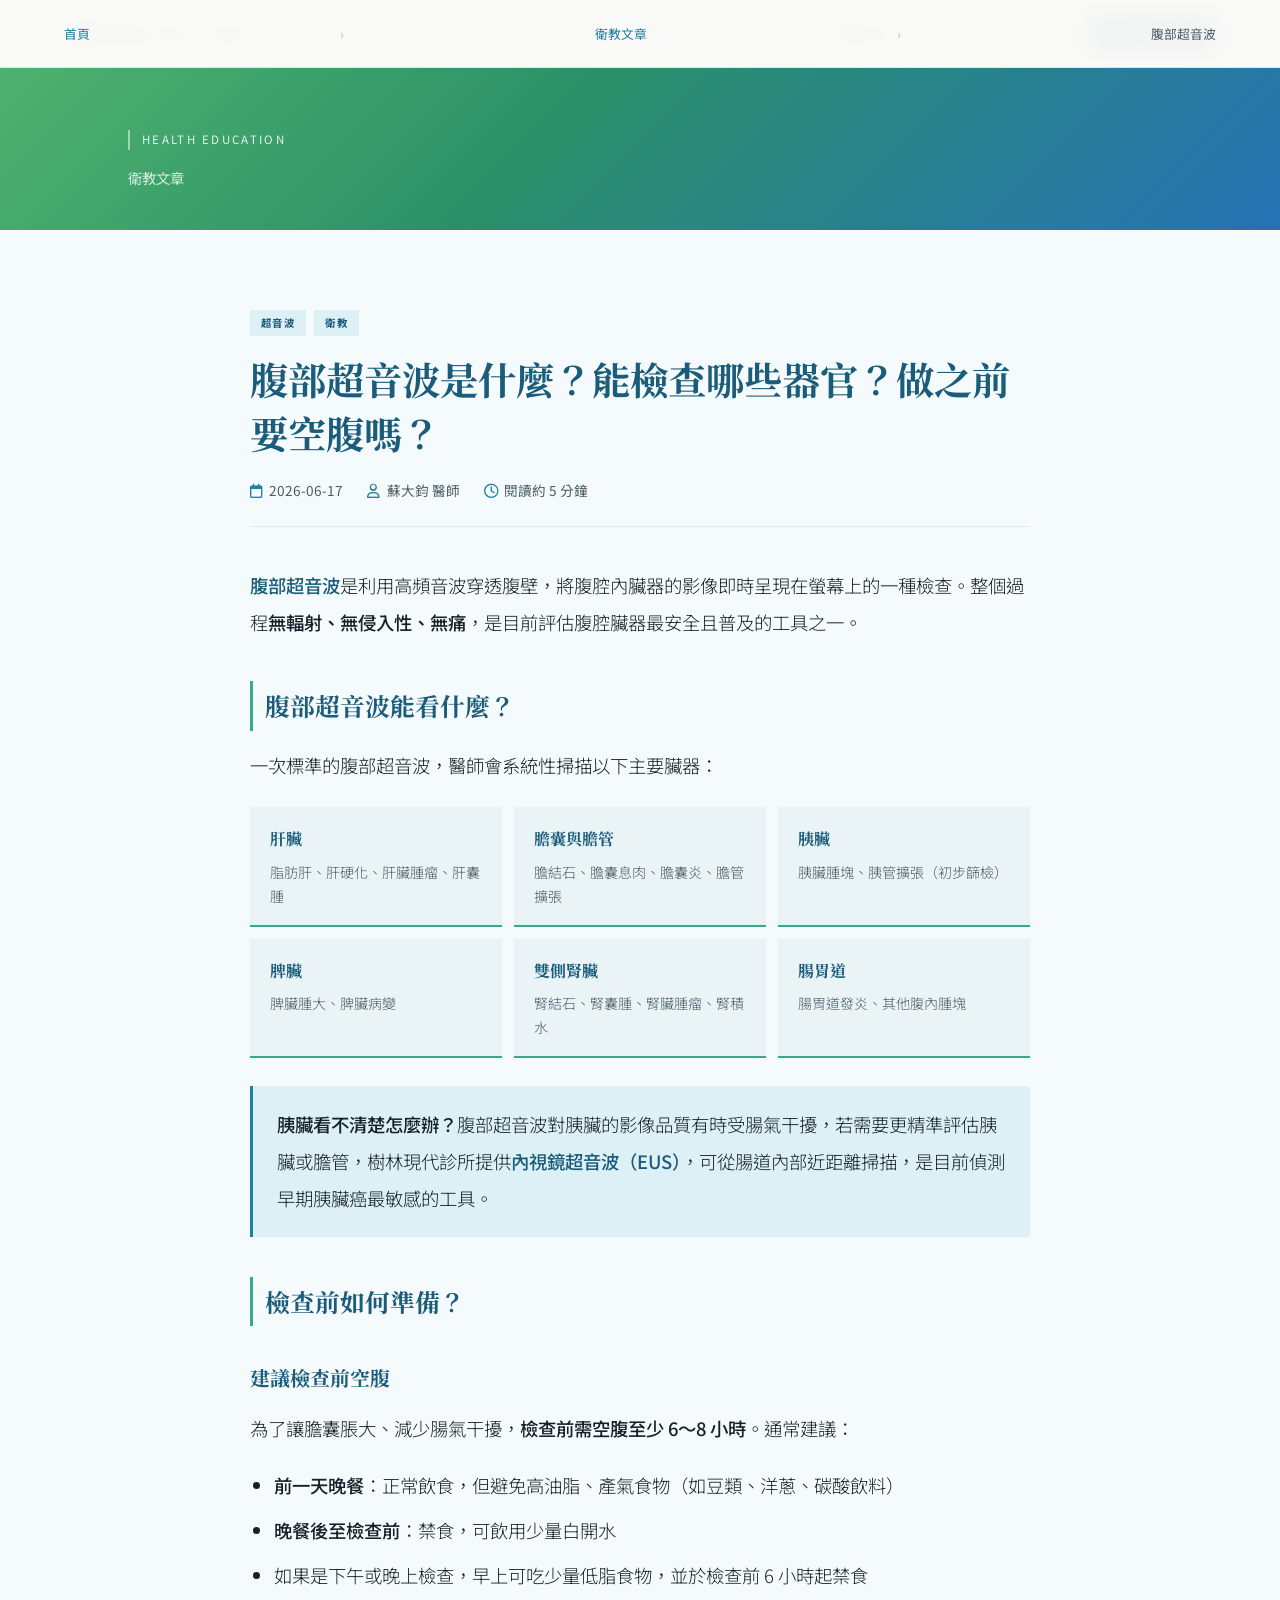
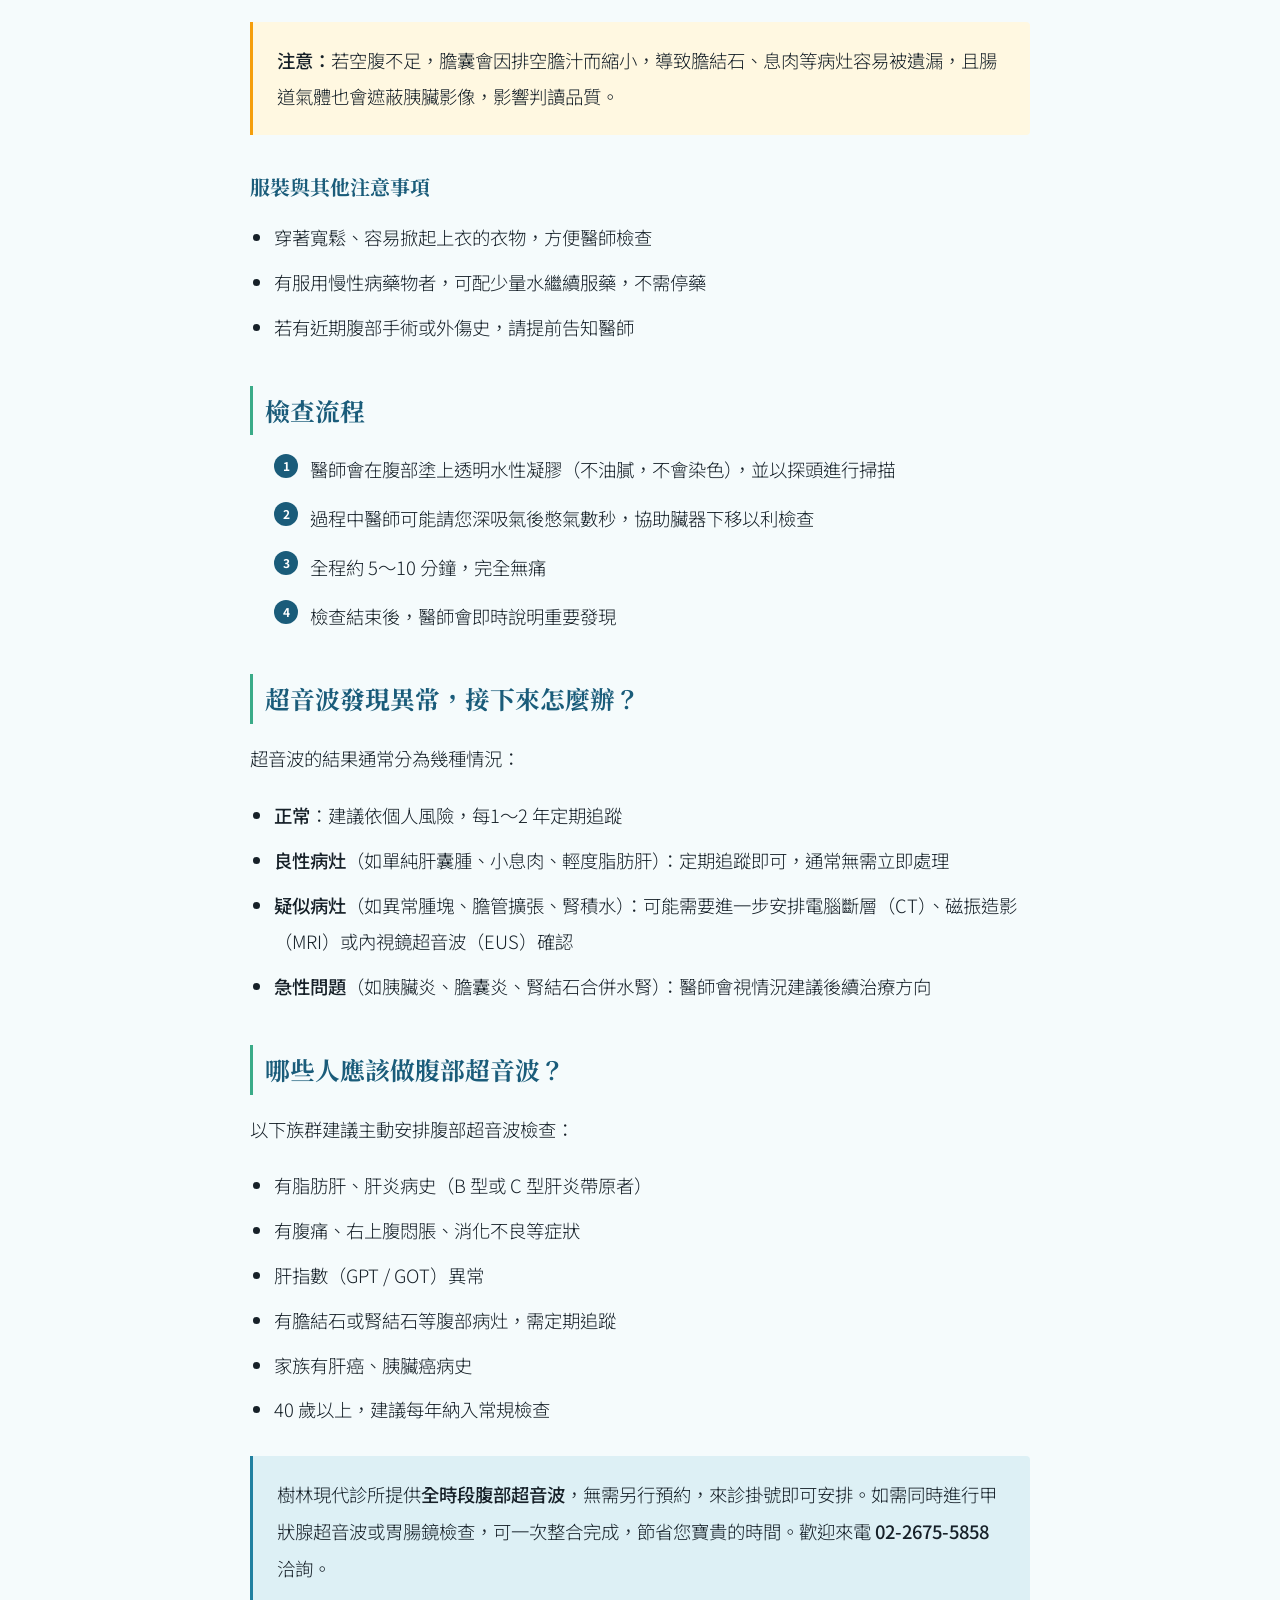
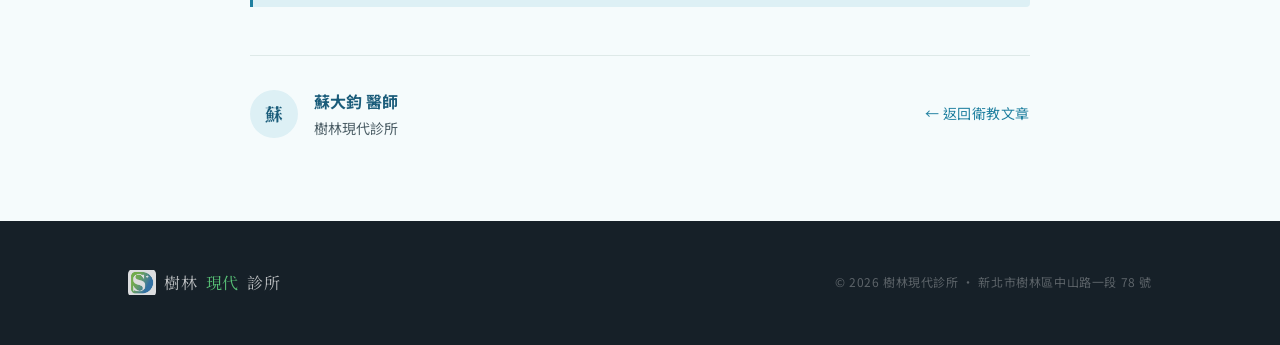
<file: article-abdominal-ultrasound.html>
<!DOCTYPE html>
<html lang="zh-TW">
<head>
<meta charset="UTF-8">
<meta name="viewport" content="width=device-width, initial-scale=1.0">
<title>腹部超音波是什麼？能檢查哪些器官？做之前要空腹嗎？ | 樹林現代診所</title>
<meta name="description" content="腹部超音波可快速評估肝臟、膽囊、胰臟、脾臟、腎臟等腹腔臟器狀況，無輻射、無侵入性。本文由樹林現代診所醫師說明檢查準備、流程與常見異常發現。">
<meta name="robots" content="index, follow">
<link rel="canonical" href="https://shulinsiandaiclinic.com.tw/article-abdominal-ultrasound.html">
<meta property="og:title" content="腹部超音波是什麼？能檢查哪些器官？做之前要空腹嗎？">
<meta property="og:description" content="腹部超音波無輻射、無侵入性，可評估肝膽胰脾腎。了解檢查前準備與完整流程。">
<meta property="og:url" content="https://shulinsiandaiclinic.com.tw/article-abdominal-ultrasound.html">
<meta property="og:image" content="https://shulinsiandaiclinic.com.tw/og-image.jpg">
<meta property="og:image:width" content="1200">
<meta property="og:image:height" content="630">
<link rel="preconnect" href="https://fonts.googleapis.com">
<link href="https://fonts.googleapis.com/css2?family=Noto+Serif+TC:wght@400;600;700&family=Noto+Sans+TC:wght@300;400;500;700&display=swap" rel="stylesheet">
<link rel="stylesheet" href="https://cdnjs.cloudflare.com/ajax/libs/font-awesome/6.5.0/css/all.min.css">
<link rel="stylesheet" href="styles.css">
<link rel="stylesheet" href="article.css">
<script type="application/ld+json">
{
  "@context": "https://schema.org",
  "@type": "MedicalWebPage",
  "headline": "腹部超音波是什麼？能檢查哪些器官？做之前要空腹嗎？",
  "description": "腹部超音波可快速評估肝臟、膽囊、胰臟、脾臟、腎臟等腹腔臟器狀況，無輻射、無侵入性。本文由樹林現代診所醫師說明檢查準備、流程與常見異常發現。",
  "url": "https://shulinsiandaiclinic.com.tw/article-abdominal-ultrasound.html",
  "image": "https://shulinsiandaiclinic.com.tw/og-image.jpg",
  "inLanguage": "zh-TW",
  "datePublished": "2026-06-17",
  "dateModified": "2026-06-17",
  "author": {
    "@type": "Person",
    "name": "蘇大鈞",
    "jobTitle": "醫師",
    "affiliation": {
      "@type": "MedicalClinic",
      "name": "樹林現代診所",
      "url": "https://shulinsiandaiclinic.com.tw/"
    }
  },
  "publisher": {
    "@type": "MedicalClinic",
    "name": "樹林現代診所",
    "url": "https://shulinsiandaiclinic.com.tw/",
    "logo": {
      "@type": "ImageObject",
      "url": "https://shulinsiandaiclinic.com.tw/Logo.jpg"
    },
    "telephone": "+886-2-2675-5858",
    "address": {
      "@type": "PostalAddress",
      "streetAddress": "中山路一段78號",
      "addressLocality": "樹林區",
      "addressRegion": "新北市",
      "postalCode": "238",
      "addressCountry": "TW"
    }
  },
  "keywords": "超音波, 衛教",
  "isPartOf": {
    "@type": "WebSite",
    "name": "樹林現代診所",
    "url": "https://shulinsiandaiclinic.com.tw/"
  }
}
</script>
<script type="application/ld+json">
{
  "@context": "https://schema.org",
  "@type": "BreadcrumbList",
  "itemListElement": [
    {
      "@type": "ListItem",
      "position": 1,
      "name": "首頁",
      "item": "https://shulinsiandaiclinic.com.tw/"
    },
    {
      "@type": "ListItem",
      "position": 2,
      "name": "衛教文章",
      "item": "https://shulinsiandaiclinic.com.tw/health.html"
    },
    {
      "@type": "ListItem",
      "position": 3,
      "name": "腹部超音波是什麼？能檢查哪些器官？做之前要空腹嗎？"
    }
  ]
}
</script>
</head>
<body>

<!-- NAV -->
<nav>
  <a href="index.html" class="nav-logo">
    <img src="Logo.jpg" alt="logo" width="824" height="753">樹林<span>現代</span>診所</a>
  <ul class="nav-links" id="navLinks">
    <li><a href="index.html#news">最新消息</a></li>
    <li><a href="index.html#services">診所服務</a></li>
    <li><a href="index.html#doctors">醫師介紹</a></li>
    <li><a href="index.html#queue">看診號碼</a></li>
    <li><a href="index.html#hours">門診時間</a></li>
    <li><a href="health.html" class="active">衛教文章</a></li>
    <li><a href="media.html">影音資訊</a></li>
  </ul>
  <div class="nav-right">
    <a href="https://www.mainpi.com/query?i=3176" target="_blank" class="nav-cta">查詢看診號碼</a>
    <button class="nav-hamburger" id="navHamburger" aria-label="選單">
      <span></span><span></span><span></span>
    </button>
  </div>
</nav>

<!-- PAGE HERO -->
<div class="page-hero" style="padding-bottom:2.5rem;">
  <div class="page-hero-inner">
    <span class="page-hero-tag">HEALTH EDUCATION</span>
    <p style="color:rgba(255,255,255,0.8);font-size:0.9rem;">衛教文章</p>
  </div>
</div>

<!-- ARTICLE -->
<section class="article-page">
  <div class="article-layout">

    <!-- 麵包屑 -->
    <nav class="breadcrumb" aria-label="breadcrumb">
      <a href="index.html">首頁</a>
      <span class="breadcrumb-sep">›</span>
      <a href="health.html">衛教文章</a>
      <span class="breadcrumb-sep">›</span>
      <span>腹部超音波</span>
    </nav>

    <!-- 文章標頭 -->
    <header class="article-header">
      <div class="article-cats">
        <span class="article-cat-tag">超音波</span>
        <span class="article-cat-tag">衛教</span>
      </div>
      <h1 class="article-title">腹部超音波是什麼？能檢查哪些器官？做之前要空腹嗎？</h1>
      <div class="article-meta">
        <span class="article-meta-item"><i class="fa-regular fa-calendar"></i> 2026-06-17</span>
        <span class="article-meta-item"><i class="fa-regular fa-user"></i> 蘇大鈞 醫師</span>
        <span class="article-meta-item"><i class="fa-regular fa-clock"></i> 閱讀約 5 分鐘</span>
      </div>
    </header>

    <!-- 文章本文 -->
    <div class="article-body">

      <p><em>腹部超音波</em>是利用高頻音波穿透腹壁，將腹腔內臟器的影像即時呈現在螢幕上的一種檢查。整個過程<strong>無輻射、無侵入性、無痛</strong>，是目前評估腹腔臟器最安全且普及的工具之一。</p>

      <h2>腹部超音波能看什麼？</h2>
      <p>一次標準的腹部超音波，醫師會系統性掃描以下主要臟器：</p>

      <div class="organ-grid">
        <div class="organ-card">
          <div class="organ-name">肝臟</div>
          <p>脂肪肝、肝硬化、肝臟腫瘤、肝囊腫</p>
        </div>
        <div class="organ-card">
          <div class="organ-name">膽囊與膽管</div>
          <p>膽結石、膽囊息肉、膽囊炎、膽管擴張</p>
        </div>
        <div class="organ-card">
          <div class="organ-name">胰臟</div>
          <p>胰臟腫塊、胰管擴張（初步篩檢）</p>
        </div>
        <div class="organ-card">
          <div class="organ-name">脾臟</div>
          <p>脾臟腫大、脾臟病變</p>
        </div>
        <div class="organ-card">
          <div class="organ-name">雙側腎臟</div>
          <p>腎結石、腎囊腫、腎臟腫瘤、腎積水</p>
        </div>
        <div class="organ-card">
          <div class="organ-name">腸胃道</div>
          <p>腸胃道發炎、其他腹內腫塊</p>
        </div>
      </div>

      <div class="tip-box">
        <p><strong>胰臟看不清楚怎麼辦？</strong>腹部超音波對胰臟的影像品質有時受腸氣干擾，若需要更精準評估胰臟或膽管，樹林現代診所提供<em>內視鏡超音波（EUS）</em>，可從腸道內部近距離掃描，是目前偵測早期胰臟癌最敏感的工具。</p>
      </div>

      <h2>檢查前如何準備？</h2>
      <h3>建議檢查前空腹</h3>
      <p>為了讓膽囊脹大、減少腸氣干擾，<strong>檢查前需空腹至少 6～8 小時</strong>。通常建議：</p>
      <ul>
        <li><strong>前一天晚餐</strong>：正常飲食，但避免高油脂、產氣食物（如豆類、洋蔥、碳酸飲料）</li>
        <li><strong>晚餐後至檢查前</strong>：禁食，可飲用少量白開水</li>
        <li>如果是下午或晚上檢查，早上可吃少量低脂食物，並於檢查前 6 小時起禁食</li>
      </ul>

      <div class="warning-box">
        <p><strong>注意：</strong>若空腹不足，膽囊會因排空膽汁而縮小，導致膽結石、息肉等病灶容易被遺漏，且腸道氣體也會遮蔽胰臟影像，影響判讀品質。</p>
      </div>

      <h3>服裝與其他注意事項</h3>
      <ul>
        <li>穿著寬鬆、容易掀起上衣的衣物，方便醫師檢查</li>
        <li>有服用慢性病藥物者，可配少量水繼續服藥，不需停藥</li>
        <li>若有近期腹部手術或外傷史，請提前告知醫師</li>
      </ul>

      <h2>檢查流程</h2>
      <ol class="step-list">
        <li>醫師會在腹部塗上透明水性凝膠（不油膩，不會染色），並以探頭進行掃描</li>
        <li>過程中醫師可能請您深吸氣後憋氣數秒，協助臟器下移以利檢查</li>
        <li>全程約 5～10 分鐘，完全無痛</li>
        <li>檢查結束後，醫師會即時說明重要發現</li>
      </ol>

      <h2>超音波發現異常，接下來怎麼辦？</h2>
      <p>超音波的結果通常分為幾種情況：</p>
      <ul>
        <li><strong>正常</strong>：建議依個人風險，每1～2 年定期追蹤</li>
        <li><strong>良性病灶</strong>（如單純肝囊腫、小息肉、輕度脂肪肝）：定期追蹤即可，通常無需立即處理</li>
        <li><strong>疑似病灶</strong>（如異常腫塊、膽管擴張、腎積水）：可能需要進一步安排電腦斷層（CT）、磁振造影（MRI）或內視鏡超音波（EUS）確認</li>
        <li><strong>急性問題</strong>（如胰臟炎、膽囊炎、腎結石合併水腎）：醫師會視情況建議後續治療方向</li>
      </ul>

      <h2>哪些人應該做腹部超音波？</h2>
      <p>以下族群建議主動安排腹部超音波檢查：</p>
      <ul>
        <li>有脂肪肝、肝炎病史（B 型或 C 型肝炎帶原者）</li>
        <li>有腹痛、右上腹悶脹、消化不良等症狀</li>
        <li>肝指數（GPT / GOT）異常</li>
        <li>有膽結石或腎結石等腹部病灶，需定期追蹤</li>
        <li>家族有肝癌、胰臟癌病史</li>
        <li>40 歲以上，建議每年納入常規檢查</li>
      </ul>

      <div class="tip-box">
        <p>樹林現代診所提供<strong>全時段腹部超音波</strong>，無需另行預約，來診掛號即可安排。如需同時進行甲狀腺超音波或胃腸鏡檢查，可一次整合完成，節省您寶貴的時間。歡迎來電 <strong>02-2675-5858</strong> 洽詢。</p>
      </div>

    </div>

    <!-- 文章底部 -->
    <div class="article-footer">
      <div class="article-author">
        <div class="author-avatar">蘇</div>
        <div>
          <strong>蘇大鈞 醫師</strong>
          樹林現代診所
        </div>
      </div>
      <a href="health.html" class="btn-back">← 返回衛教文章</a>
    </div>

  </div>
</section>

<!-- FOOTER -->
<footer>
  <div class="footer-logo">
    <img src="Logo.jpg" alt="logo" width="824" height="753" loading="lazy" decoding="async">樹林<span>現代</span>診所
  </div>
  <div class="footer-copy">© 2026 樹林現代診所 ・ 新北市樹林區中山路一段 78 號</div>
</footer>

<script src="nav.js"></script>
</body>
</html>
</file>
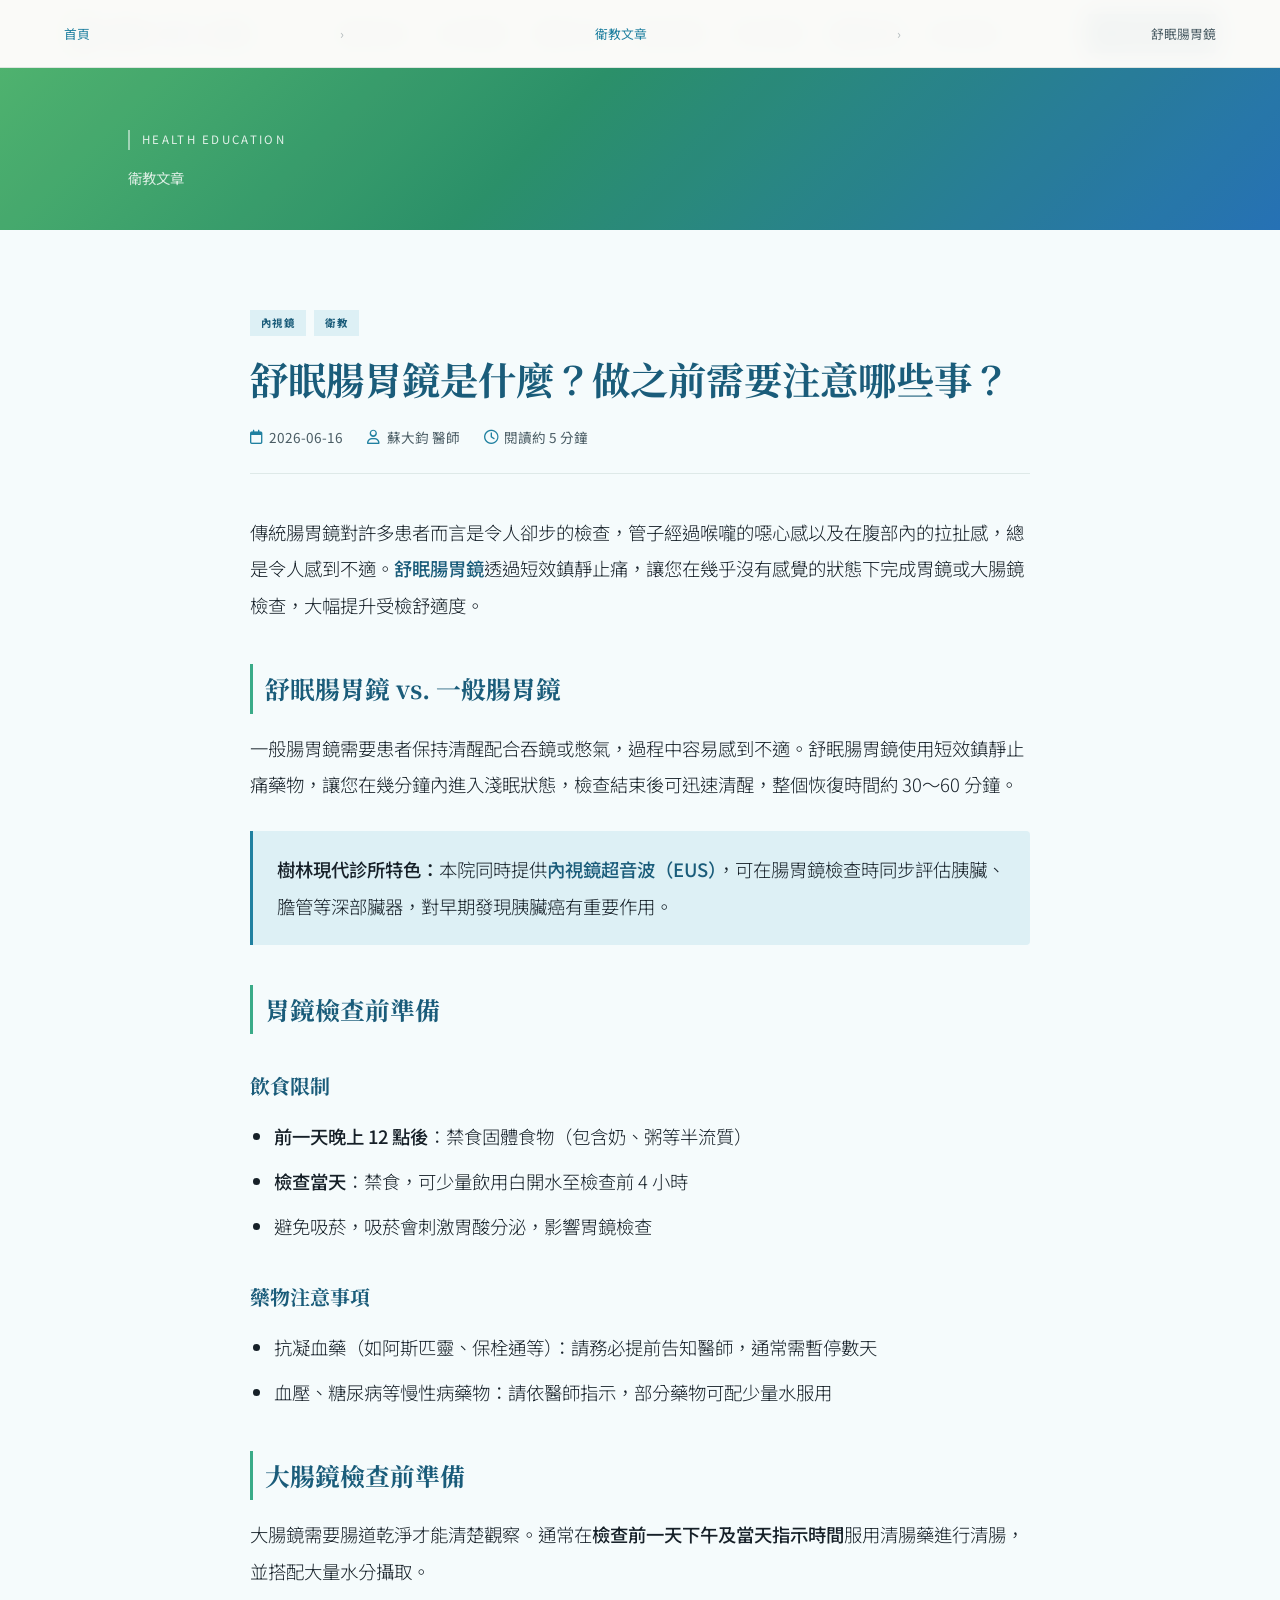
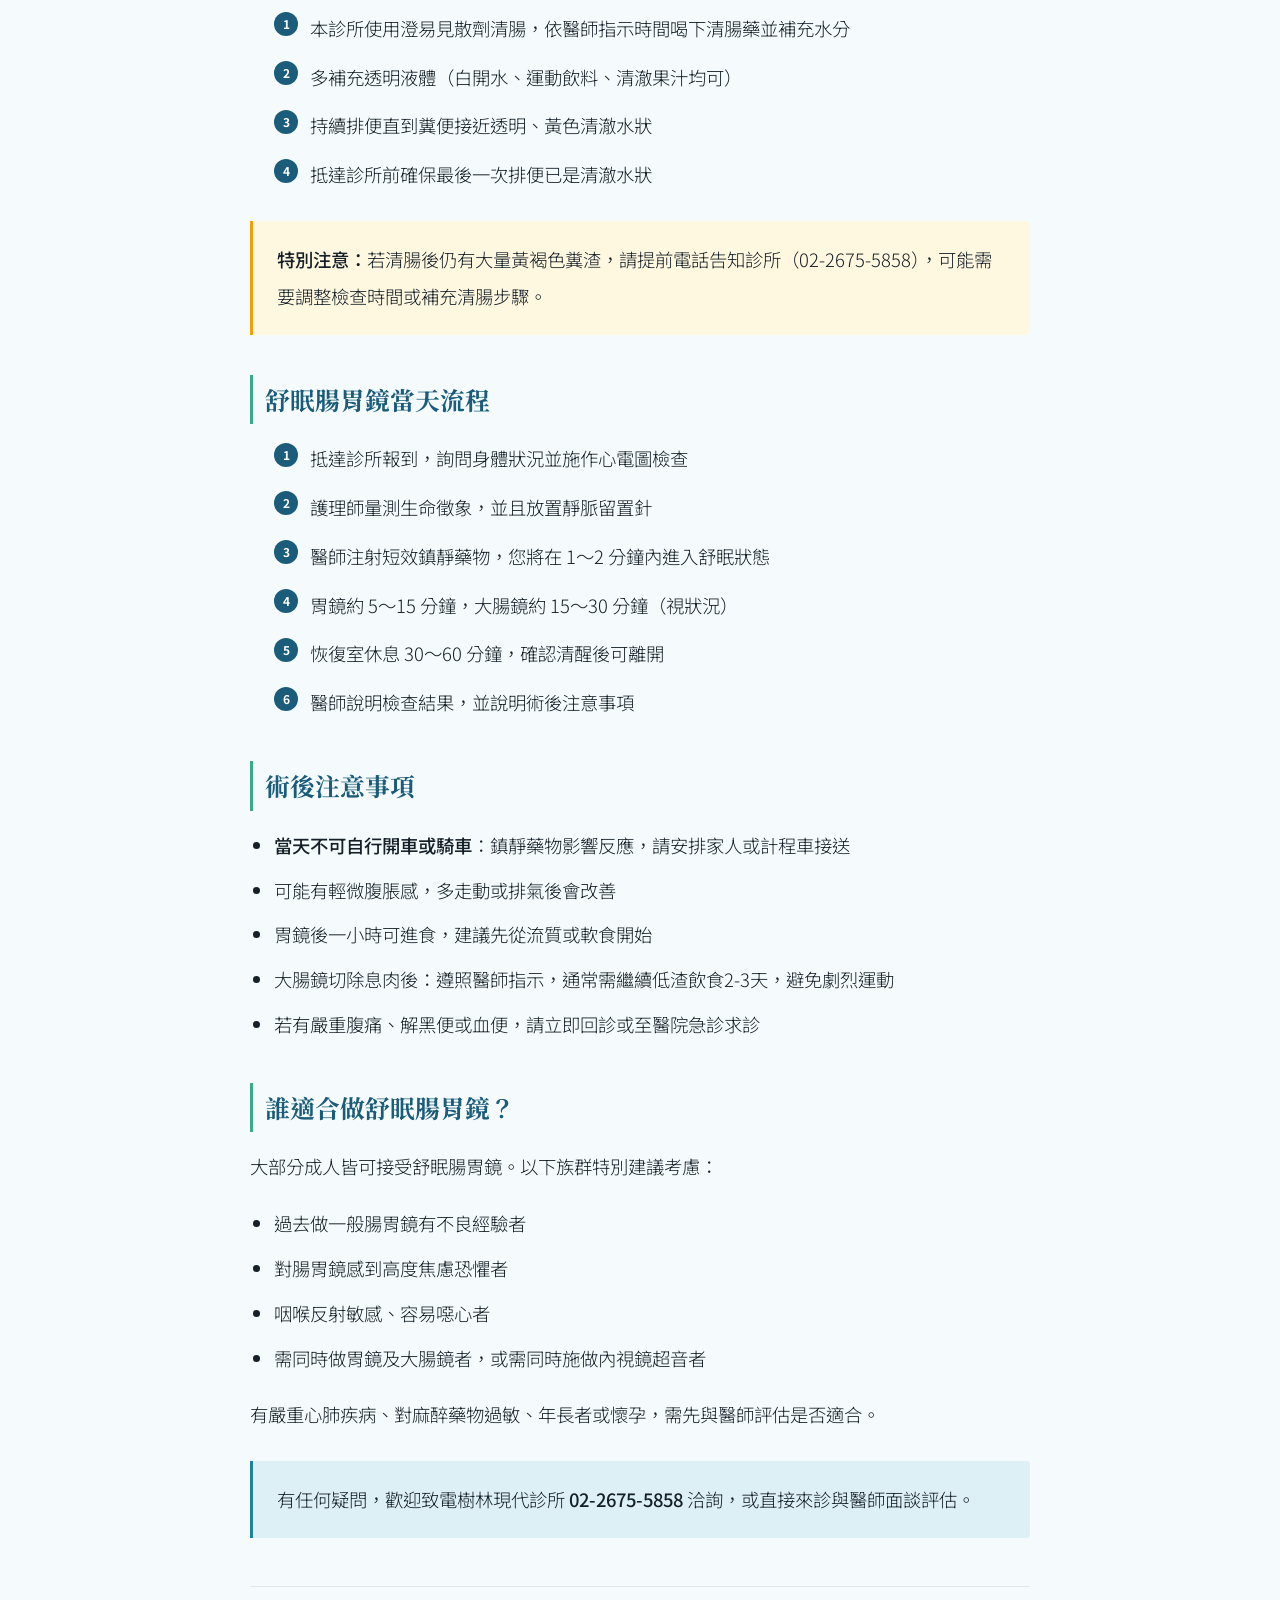
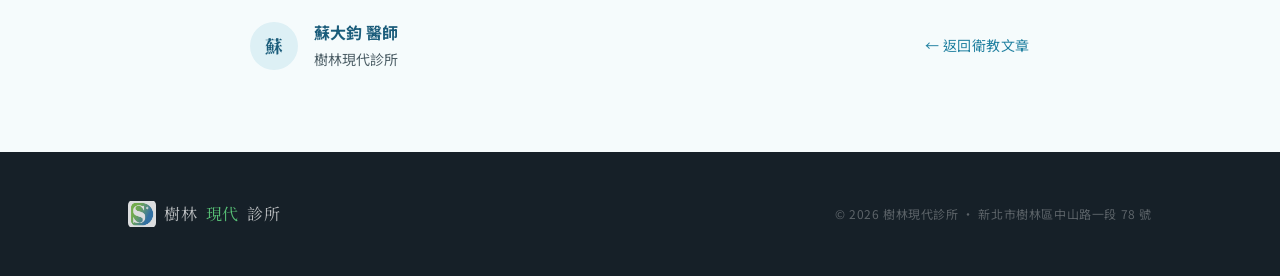
<file: article-endoscopy.html>
<!DOCTYPE html>
<html lang="zh-TW">
<head>
<meta charset="UTF-8">
<meta name="viewport" content="width=device-width, initial-scale=1.0">
<title>舒眠腸胃鏡是什麼？做之前需要注意哪些事？ | 樹林現代診所</title>
<meta name="description" content="舒眠腸胃鏡透過短效鎮靜止痛讓您在無感狀態下完成胃鏡與大腸鏡檢查。本文由樹林現代診所醫師說明檢查前飲食準備、注意事項與完整流程。">
<meta name="robots" content="index, follow">
<link rel="canonical" href="https://shulinsiandaiclinic.com.tw/article-endoscopy.html">
<meta property="og:title" content="舒眠腸胃鏡是什麼？做之前需要注意哪些事？">
<meta property="og:description" content="舒眠腸胃鏡透過短效鎮靜止痛讓您在無感狀態下完成胃鏡與大腸鏡。了解檢查前準備與完整流程。">
<meta property="og:url" content="https://shulinsiandaiclinic.com.tw/article-endoscopy.html">
<meta property="og:image" content="https://shulinsiandaiclinic.com.tw/og-image.jpg">
<meta property="og:image:width" content="1200">
<meta property="og:image:height" content="630">
<link rel="preconnect" href="https://fonts.googleapis.com">
<link href="https://fonts.googleapis.com/css2?family=Noto+Serif+TC:wght@400;600;700&family=Noto+Sans+TC:wght@300;400;500;700&display=swap" rel="stylesheet">
<link rel="stylesheet" href="https://cdnjs.cloudflare.com/ajax/libs/font-awesome/6.5.0/css/all.min.css">
<link rel="stylesheet" href="styles.css">
<link rel="stylesheet" href="article.css">
<script type="application/ld+json">
{
  "@context": "https://schema.org",
  "@type": "MedicalWebPage",
  "headline": "舒眠腸胃鏡是什麼？做之前需要注意哪些事？",
  "description": "舒眠腸胃鏡透過短效鎮靜止痛讓您在無感狀態下完成胃鏡與大腸鏡檢查。本文由樹林現代診所醫師說明檢查前飲食準備、注意事項與完整流程。",
  "url": "https://shulinsiandaiclinic.com.tw/article-endoscopy.html",
  "image": "https://shulinsiandaiclinic.com.tw/og-image.jpg",
  "inLanguage": "zh-TW",
  "datePublished": "2026-06-16",
  "dateModified": "2026-06-16",
  "author": {
    "@type": "Person",
    "name": "蘇大鈞",
    "jobTitle": "醫師",
    "affiliation": {
      "@type": "MedicalClinic",
      "name": "樹林現代診所",
      "url": "https://shulinsiandaiclinic.com.tw/"
    }
  },
  "publisher": {
    "@type": "MedicalClinic",
    "name": "樹林現代診所",
    "url": "https://shulinsiandaiclinic.com.tw/",
    "logo": {
      "@type": "ImageObject",
      "url": "https://shulinsiandaiclinic.com.tw/Logo.jpg"
    },
    "telephone": "+886-2-2675-5858",
    "address": {
      "@type": "PostalAddress",
      "streetAddress": "中山路一段78號",
      "addressLocality": "樹林區",
      "addressRegion": "新北市",
      "postalCode": "238",
      "addressCountry": "TW"
    }
  },
  "keywords": "內視鏡, 衛教",
  "isPartOf": {
    "@type": "WebSite",
    "name": "樹林現代診所",
    "url": "https://shulinsiandaiclinic.com.tw/"
  }
}
</script>
<script type="application/ld+json">
{
  "@context": "https://schema.org",
  "@type": "BreadcrumbList",
  "itemListElement": [
    {
      "@type": "ListItem",
      "position": 1,
      "name": "首頁",
      "item": "https://shulinsiandaiclinic.com.tw/"
    },
    {
      "@type": "ListItem",
      "position": 2,
      "name": "衛教文章",
      "item": "https://shulinsiandaiclinic.com.tw/health.html"
    },
    {
      "@type": "ListItem",
      "position": 3,
      "name": "舒眠腸胃鏡是什麼？做之前需要注意哪些事？"
    }
  ]
}
</script>
</head>
<body>

<!-- NAV -->
<nav>
  <a href="index.html" class="nav-logo">
    <img src="Logo.jpg" alt="logo" width="824" height="753">樹林<span>現代</span>診所</a>
  <ul class="nav-links" id="navLinks">
    <li><a href="index.html#news">最新消息</a></li>
    <li><a href="index.html#services">診所服務</a></li>
    <li><a href="index.html#doctors">醫師介紹</a></li>
    <li><a href="index.html#queue">看診號碼</a></li>
    <li><a href="index.html#hours">門診時間</a></li>
    <li><a href="health.html" class="active">衛教文章</a></li>
    <li><a href="media.html">影音資訊</a></li>
  </ul>
  <div class="nav-right">
    <a href="https://www.mainpi.com/query?i=3176" target="_blank" class="nav-cta">查詢看診號碼</a>
    <button class="nav-hamburger" id="navHamburger" aria-label="選單">
      <span></span><span></span><span></span>
    </button>
  </div>
</nav>

<!-- PAGE HERO (短版) -->
<div class="page-hero" style="padding-bottom:2.5rem;">
  <div class="page-hero-inner">
    <span class="page-hero-tag">HEALTH EDUCATION</span>
    <p style="color:rgba(255,255,255,0.8);font-size:0.9rem;">衛教文章</p>
  </div>
</div>

<!-- ARTICLE -->
<section class="article-page">
  <div class="article-layout">

    <!-- 麵包屑 -->
    <nav class="breadcrumb" aria-label="breadcrumb">
      <a href="index.html">首頁</a>
      <span class="breadcrumb-sep">›</span>
      <a href="health.html">衛教文章</a>
      <span class="breadcrumb-sep">›</span>
      <span>舒眠腸胃鏡</span>
    </nav>

    <!-- 文章標頭 -->
    <header class="article-header">
      <div class="article-cats">
        <span class="article-cat-tag">內視鏡</span>
        <span class="article-cat-tag">衛教</span>
      </div>
      <h1 class="article-title">舒眠腸胃鏡是什麼？做之前需要注意哪些事？</h1>
      <div class="article-meta">
        <span class="article-meta-item"><i class="fa-regular fa-calendar"></i> 2026-06-16</span>
        <span class="article-meta-item"><i class="fa-regular fa-user"></i> 蘇大鈞 醫師</span>
        <span class="article-meta-item"><i class="fa-regular fa-clock"></i> 閱讀約 5 分鐘</span>
      </div>
    </header>

    <!-- 文章本文 -->
    <div class="article-body">

      <p>傳統腸胃鏡對許多患者而言是令人卻步的檢查，管子經過喉嚨的噁心感以及在腹部內的拉扯感，總是令人感到不適。<em>舒眠腸胃鏡</em>透過短效鎮靜止痛，讓您在幾乎沒有感覺的狀態下完成胃鏡或大腸鏡檢查，大幅提升受檢舒適度。</p>

      <h2>舒眠腸胃鏡 vs. 一般腸胃鏡</h2>
      <p>一般腸胃鏡需要患者保持清醒配合吞鏡或憋氣，過程中容易感到不適。舒眠腸胃鏡使用短效鎮靜止痛藥物，讓您在幾分鐘內進入淺眠狀態，檢查結束後可迅速清醒，整個恢復時間約 30～60 分鐘。</p>

      <div class="tip-box">
        <p><strong>樹林現代診所特色：</strong>本院同時提供<em>內視鏡超音波（EUS）</em>，可在腸胃鏡檢查時同步評估胰臟、膽管等深部臟器，對早期發現胰臟癌有重要作用。</p>
      </div>

      <h2>胃鏡檢查前準備</h2>
      <h3>飲食限制</h3>
      <ul>
        <li><strong>前一天晚上 12 點後</strong>：禁食固體食物（包含奶、粥等半流質）</li>
        <li><strong>檢查當天</strong>：禁食，可少量飲用白開水至檢查前 4 小時</li>
        <li>避免吸菸，吸菸會刺激胃酸分泌，影響胃鏡檢查</li>
      </ul>

      <h3>藥物注意事項</h3>
      <ul>
        <li>抗凝血藥（如阿斯匹靈、保栓通等）：請務必提前告知醫師，通常需暫停數天</li>
        <li>血壓、糖尿病等慢性病藥物：請依醫師指示，部分藥物可配少量水服用</li>
      </ul>

      <h2>大腸鏡檢查前準備</h2>
      <p>大腸鏡需要腸道乾淨才能清楚觀察。通常在<strong>檢查前一天下午及當天指示時間</strong>服用清腸藥進行清腸，並搭配大量水分攝取。</p>

      <ol class="step-list">
        <li>本診所使用澄易見散劑清腸，依醫師指示時間喝下清腸藥並補充水分</li>
        <li>多補充透明液體（白開水、運動飲料、清澈果汁均可）</li>
        <li>持續排便直到糞便接近透明、黃色清澈水狀</li>
        <li>抵達診所前確保最後一次排便已是清澈水狀</li>
      </ol>

      <div class="warning-box">
        <p><strong>特別注意：</strong>若清腸後仍有大量黃褐色糞渣，請提前電話告知診所（02-2675-5858），可能需要調整檢查時間或補充清腸步驟。</p>
      </div>

      <h2>舒眠腸胃鏡當天流程</h2>
      <ol class="step-list">
        <li>抵達診所報到，詢問身體狀況並施作心電圖檢查</li>
        <li>護理師量測生命徵象，並且放置靜脈留置針</li>
        <li>醫師注射短效鎮靜藥物，您將在 1～2 分鐘內進入舒眠狀態</li>
        <li>胃鏡約 5～15 分鐘，大腸鏡約 15～30 分鐘（視狀況）</li>
        <li>恢復室休息 30～60 分鐘，確認清醒後可離開</li>
        <li>醫師說明檢查結果，並說明術後注意事項</li>
      </ol>

      <h2>術後注意事項</h2>
      <ul>
        <li><strong>當天不可自行開車或騎車</strong>：鎮靜藥物影響反應，請安排家人或計程車接送</li>
        <li>可能有輕微腹脹感，多走動或排氣後會改善</li>
        <li>胃鏡後一小時可進食，建議先從流質或軟食開始</li>
        <li>大腸鏡切除息肉後：遵照醫師指示，通常需繼續低渣飲食2-3天，避免劇烈運動</li>
        <li>若有嚴重腹痛、解黑便或血便，請立即回診或至醫院急診求診</li>
      </ul>

      <h2>誰適合做舒眠腸胃鏡？</h2>
      <p>大部分成人皆可接受舒眠腸胃鏡。以下族群特別建議考慮：</p>
      <ul>
        <li>過去做一般腸胃鏡有不良經驗者</li>
        <li>對腸胃鏡感到高度焦慮恐懼者</li>
        <li>咽喉反射敏感、容易噁心者</li>
        <li>需同時做胃鏡及大腸鏡者，或需同時施做內視鏡超音者</li>
      </ul>
      <p>有嚴重心肺疾病、對麻醉藥物過敏、年長者或懷孕，需先與醫師評估是否適合。</p>

      <div class="tip-box">
        <p>有任何疑問，歡迎致電樹林現代診所 <strong>02-2675-5858</strong> 洽詢，或直接來診與醫師面談評估。</p>
      </div>

    </div>

    <!-- 文章底部 -->
    <div class="article-footer">
      <div class="article-author">
        <div class="author-avatar">蘇</div>
        <div>
          <strong>蘇大鈞 醫師</strong>
          樹林現代診所
        </div>
      </div>
      <a href="health.html" class="btn-back">← 返回衛教文章</a>
    </div>

  </div>
</section>

<!-- FOOTER -->
<footer>
  <div class="footer-logo">
    <img src="Logo.jpg" alt="logo" width="824" height="753" loading="lazy" decoding="async">樹林<span>現代</span>診所
  </div>
  <div class="footer-copy">© 2026 樹林現代診所 ・ 新北市樹林區中山路一段 78 號</div>
</footer>

<script src="nav.js"></script>
</body>
</html>
</file>
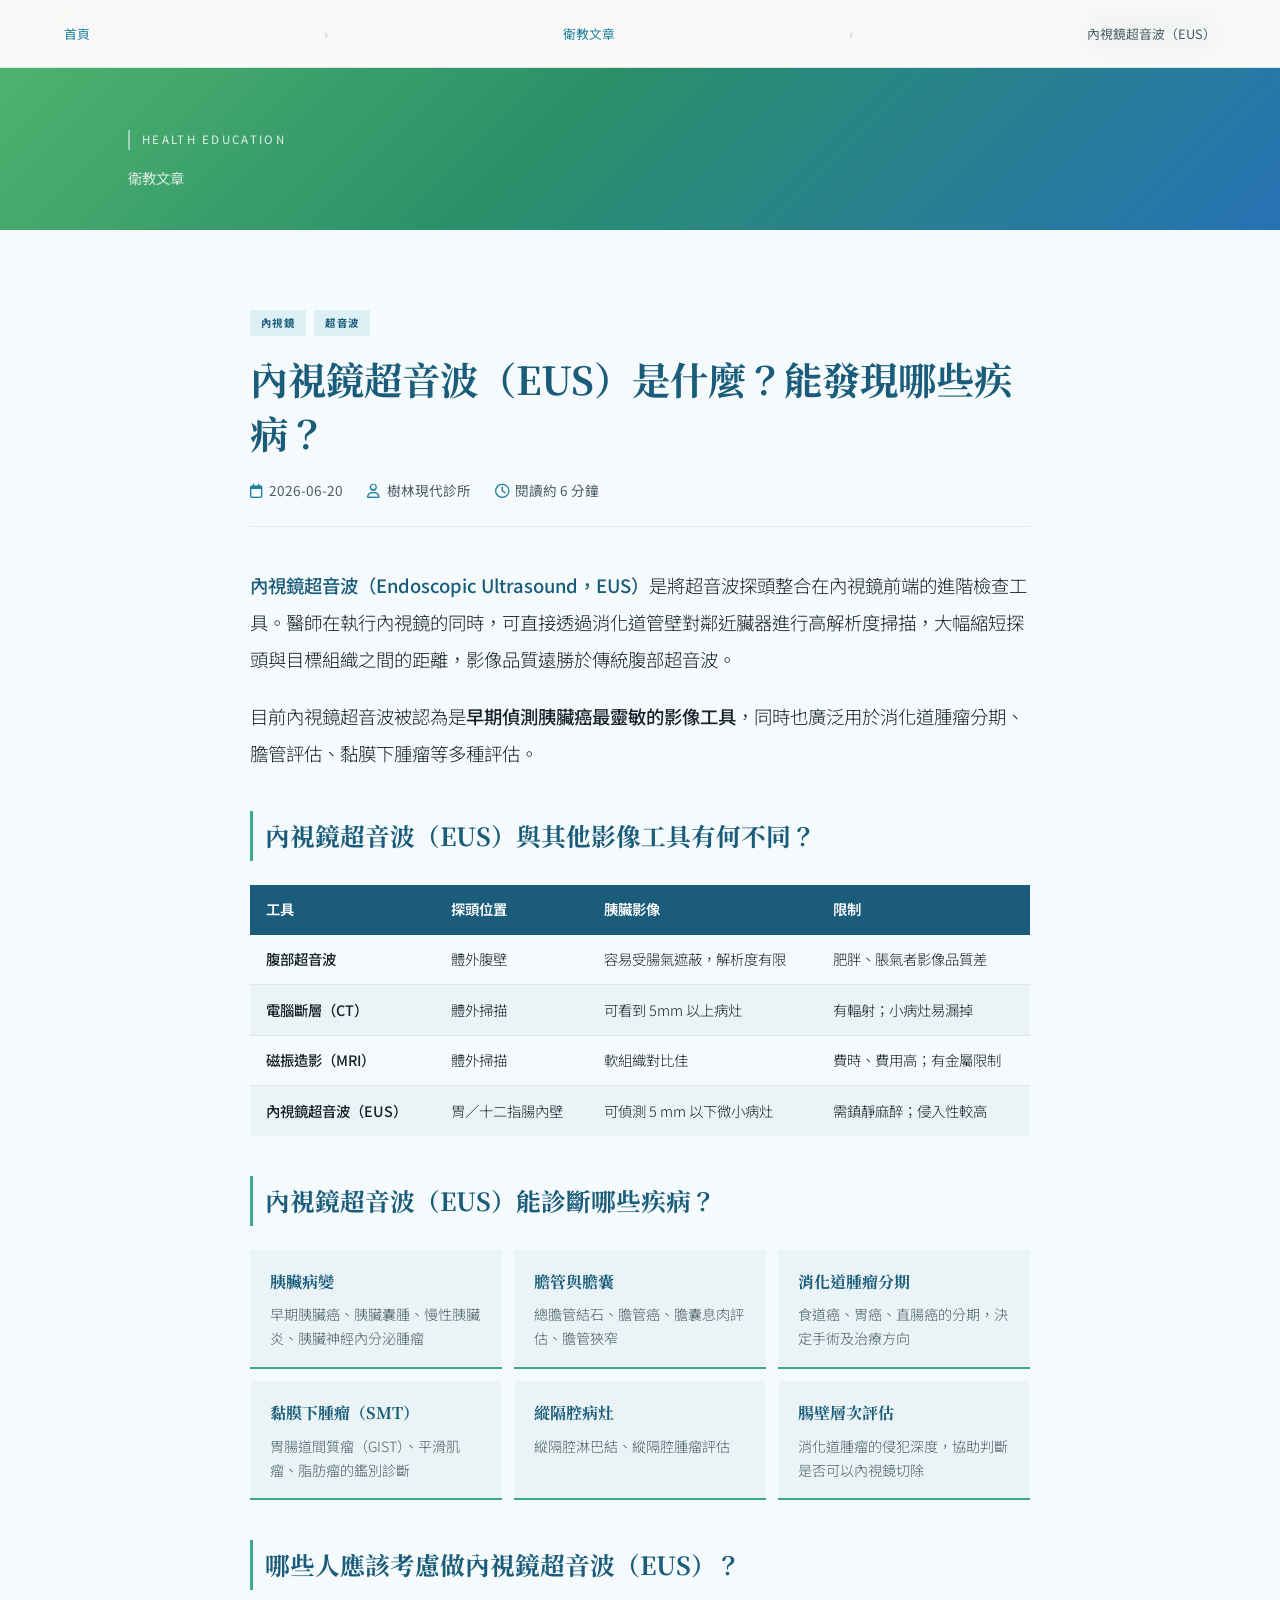
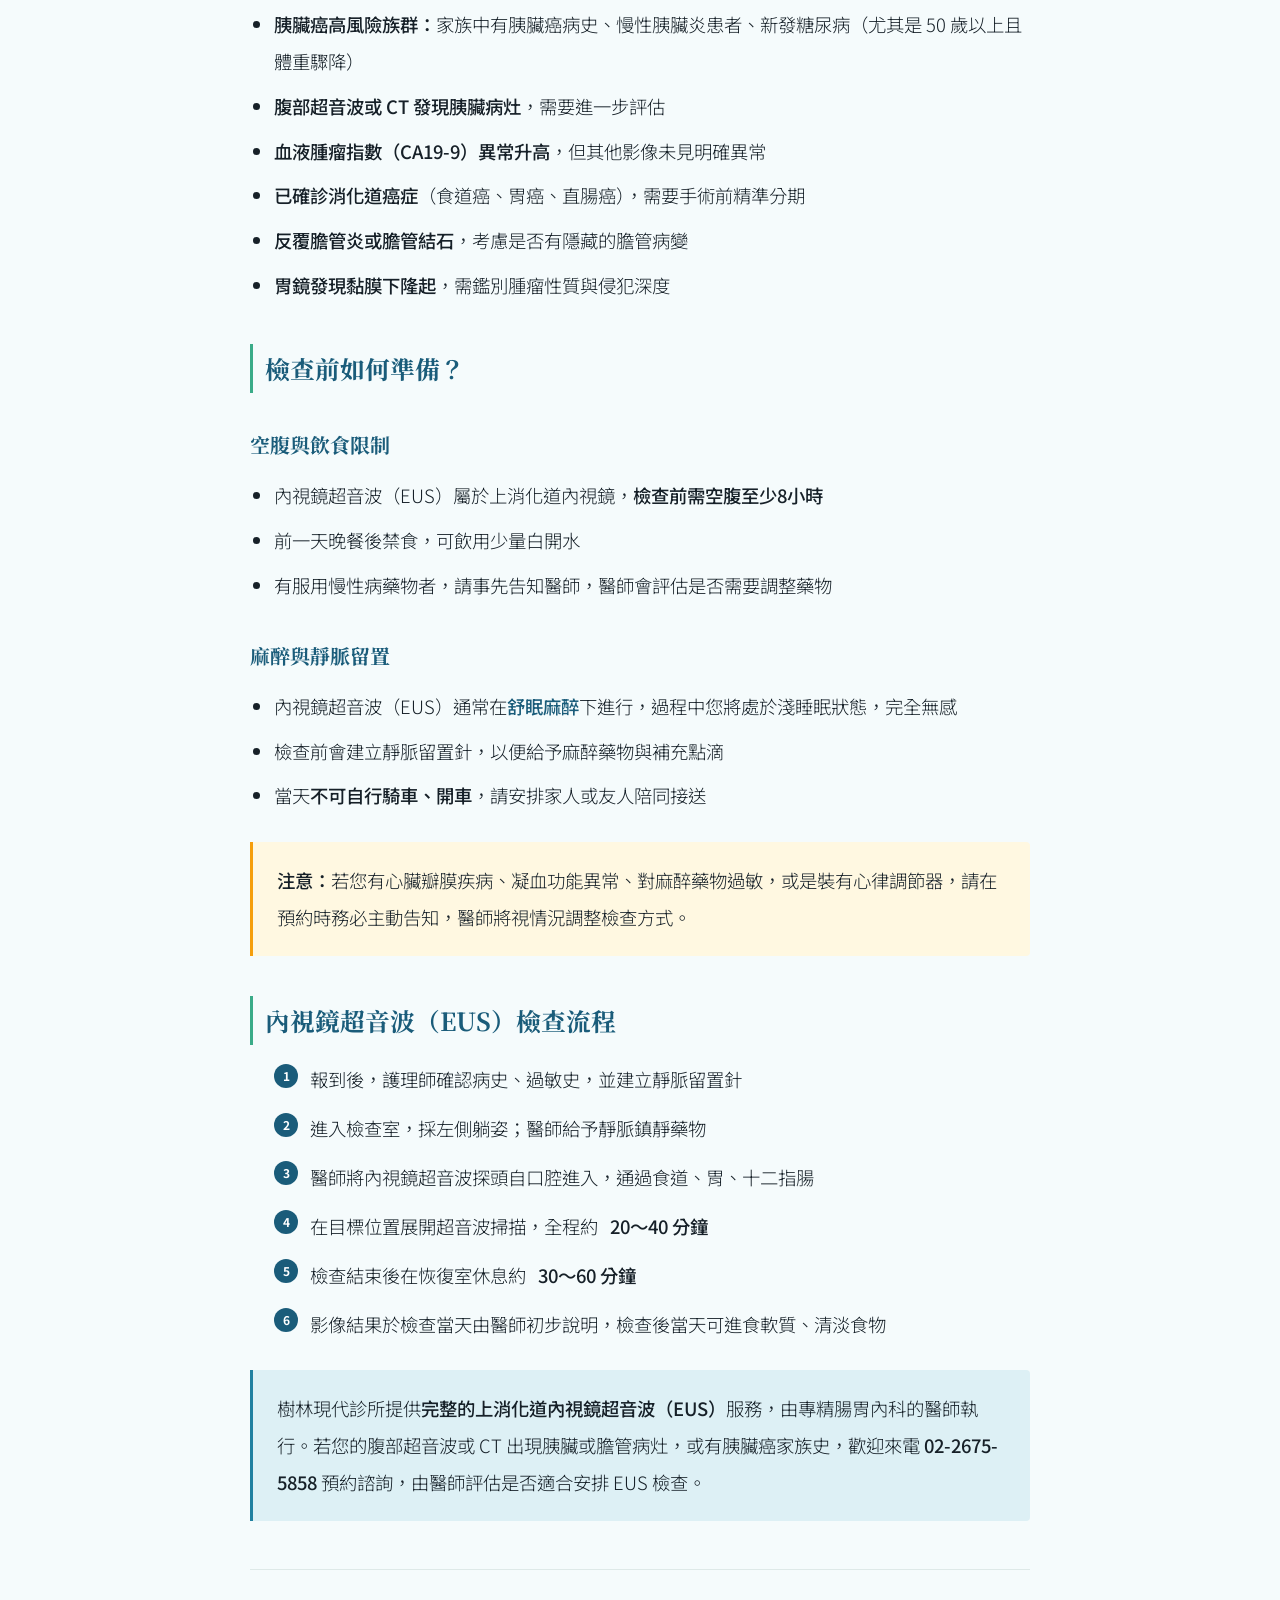
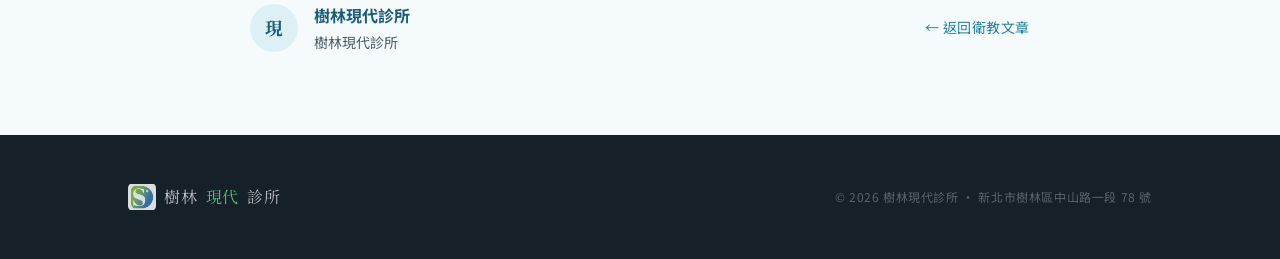
<file: article-eus.html>
<!DOCTYPE html>
<html lang="zh-TW">
<head>
<meta charset="UTF-8">
<meta name="viewport" content="width=device-width, initial-scale=1.0">
<title>內視鏡超音波（EUS）是什麼？能發現哪些疾病？ | 樹林現代診所</title>
<meta name="description" content="內視鏡超音波（EUS）結合內視鏡與超音波，可近距離掃描胰臟、膽管、消化道管壁，是早期偵測胰臟癌最靈敏的工具。本文說明適應症、準備方式與完整流程。">
<meta name="robots" content="index, follow">
<link rel="canonical" href="https://shulinsiandaiclinic.com.tw/article-eus.html">
<meta property="og:title" content="內視鏡超音波（EUS）是什麼？能發現哪些疾病？">
<meta property="og:description" content="EUS 結合內視鏡與超音波，可近距離掃描胰臟、膽管，是早期偵測胰臟癌最靈敏的工具。了解適應症與完整流程。">
<meta property="og:url" content="https://shulinsiandaiclinic.com.tw/article-eus.html">
<meta property="og:image" content="https://shulinsiandaiclinic.com.tw/og-image.jpg">
<meta property="og:image:width" content="1200">
<meta property="og:image:height" content="630">
<link rel="preconnect" href="https://fonts.googleapis.com">
<link href="https://fonts.googleapis.com/css2?family=Noto+Serif+TC:wght@400;600;700&family=Noto+Sans+TC:wght@300;400;500;700&display=swap" rel="stylesheet">
<link rel="stylesheet" href="https://cdnjs.cloudflare.com/ajax/libs/font-awesome/6.5.0/css/all.min.css">
<link rel="stylesheet" href="styles.css">
<link rel="stylesheet" href="article.css">
<script type="application/ld+json">
{
  "@context": "https://schema.org",
  "@type": "MedicalWebPage",
  "headline": "內視鏡超音波（EUS）是什麼？能發現哪些疾病？",
  "description": "內視鏡超音波（EUS）結合內視鏡與超音波，可近距離掃描胰臟、膽管、消化道管壁，是早期偵測胰臟癌最靈敏的工具。本文說明適應症、準備方式與完整流程。",
  "url": "https://shulinsiandaiclinic.com.tw/article-eus.html",
  "image": "https://shulinsiandaiclinic.com.tw/og-image.jpg",
  "inLanguage": "zh-TW",
  "datePublished": "2026-06-20",
  "dateModified": "2026-06-20",
  "author": {
    "@type": "MedicalClinic",
    "name": "樹林現代診所",
    "url": "https://shulinsiandaiclinic.com.tw/"
  },
  "publisher": {
    "@type": "MedicalClinic",
    "name": "樹林現代診所",
    "url": "https://shulinsiandaiclinic.com.tw/",
    "logo": {
      "@type": "ImageObject",
      "url": "https://shulinsiandaiclinic.com.tw/Logo.jpg"
    },
    "telephone": "+886-2-2675-5858",
    "address": {
      "@type": "PostalAddress",
      "streetAddress": "中山路一段78號",
      "addressLocality": "樹林區",
      "addressRegion": "新北市",
      "postalCode": "238",
      "addressCountry": "TW"
    }
  },
  "keywords": "內視鏡, 超音波",
  "isPartOf": {
    "@type": "WebSite",
    "name": "樹林現代診所",
    "url": "https://shulinsiandaiclinic.com.tw/"
  }
}
</script>
<script type="application/ld+json">
{
  "@context": "https://schema.org",
  "@type": "BreadcrumbList",
  "itemListElement": [
    {
      "@type": "ListItem",
      "position": 1,
      "name": "首頁",
      "item": "https://shulinsiandaiclinic.com.tw/"
    },
    {
      "@type": "ListItem",
      "position": 2,
      "name": "衛教文章",
      "item": "https://shulinsiandaiclinic.com.tw/health.html"
    },
    {
      "@type": "ListItem",
      "position": 3,
      "name": "內視鏡超音波（EUS）是什麼？能發現哪些疾病？"
    }
  ]
}
</script>
</head>
<body>

<!-- NAV -->
<nav>
  <a href="index.html" class="nav-logo">
    <img src="Logo.jpg" alt="logo" width="824" height="753">樹林<span>現代</span>診所</a>
  <ul class="nav-links" id="navLinks">
    <li><a href="index.html#news">最新消息</a></li>
    <li><a href="index.html#services">診所服務</a></li>
    <li><a href="index.html#doctors">醫師介紹</a></li>
    <li><a href="index.html#queue">看診號碼</a></li>
    <li><a href="index.html#hours">門診時間</a></li>
    <li><a href="health.html" class="active">衛教文章</a></li>
    <li><a href="media.html">影音資訊</a></li>
  </ul>
  <div class="nav-right">
    <a href="https://www.mainpi.com/query?i=3176" target="_blank" class="nav-cta">查詢看診號碼</a>
    <button class="nav-hamburger" id="navHamburger" aria-label="選單">
      <span></span><span></span><span></span>
    </button>
  </div>
</nav>

<!-- PAGE HERO -->
<div class="page-hero" style="padding-bottom:2.5rem;">
  <div class="page-hero-inner">
    <span class="page-hero-tag">HEALTH EDUCATION</span>
    <p style="color:rgba(255,255,255,0.8);font-size:0.9rem;">衛教文章</p>
  </div>
</div>

<!-- ARTICLE -->
<section class="article-page">
  <div class="article-layout">

    <!-- 麵包屑 -->
    <nav class="breadcrumb" aria-label="breadcrumb">
      <a href="index.html">首頁</a>
      <span class="breadcrumb-sep">›</span>
      <a href="health.html">衛教文章</a>
      <span class="breadcrumb-sep">›</span>
      <span>內視鏡超音波（EUS）</span>
    </nav>

    <!-- 文章標頭 -->
    <header class="article-header">
      <div class="article-cats">
        <span class="article-cat-tag">內視鏡</span>
        <span class="article-cat-tag">超音波</span>
      </div>
      <h1 class="article-title">內視鏡超音波（EUS）是什麼？能發現哪些疾病？</h1>
      <div class="article-meta">
        <span class="article-meta-item"><i class="fa-regular fa-calendar"></i> 2026-06-20</span>
        <span class="article-meta-item"><i class="fa-regular fa-user"></i> 樹林現代診所</span>
        <span class="article-meta-item"><i class="fa-regular fa-clock"></i> 閱讀約 6 分鐘</span>
      </div>
    </header>

    <!-- 文章本文 -->
    <div class="article-body">

      <p><em>內視鏡超音波（Endoscopic Ultrasound，EUS）</em>是將超音波探頭整合在內視鏡前端的進階檢查工具。醫師在執行內視鏡的同時，可直接透過消化道管壁對鄰近臟器進行高解析度掃描，大幅縮短探頭與目標組織之間的距離，影像品質遠勝於傳統腹部超音波。</p>

      <p>目前內視鏡超音波被認為是<strong>早期偵測胰臟癌最靈敏的影像工具</strong>，同時也廣泛用於消化道腫瘤分期、膽管評估、黏膜下腫瘤等多種評估。</p>

      <h2>內視鏡超音波（EUS）與其他影像工具有何不同？</h2>

      <table class="compare-table">
        <thead>
          <tr>
            <th>工具</th>
            <th>探頭位置</th>
            <th>胰臟影像</th>
            <th>限制</th>
          </tr>
        </thead>
        <tbody>
          <tr>
            <td><strong>腹部超音波</strong></td>
            <td>體外腹壁</td>
            <td>容易受腸氣遮蔽，解析度有限</td>
            <td>肥胖、脹氣者影像品質差</td>
          </tr>
          <tr>
            <td><strong>電腦斷層（CT）</strong></td>
            <td>體外掃描</td>
            <td>可看到 5mm 以上病灶</td>
            <td>有輻射；小病灶易漏掉</td>
          </tr>
          <tr>
            <td><strong>磁振造影（MRI）</strong></td>
            <td>體外掃描</td>
            <td>軟組織對比佳</td>
            <td>費時、費用高；有金屬限制</td>
          </tr>
          <tr>
            <td><strong>內視鏡超音波（EUS）</strong></td>
            <td>胃／十二指腸內壁</td>
            <td>可偵測 5 mm 以下微小病灶</td>
            <td>需鎮靜麻醉；侵入性較高</td>
          </tr>
        </tbody>
      </table>

      <h2>內視鏡超音波（EUS）能診斷哪些疾病？</h2>

      <div class="indication-grid">
        <div class="indication-card">
          <div class="indication-name">胰臟病變</div>
          <p>早期胰臟癌、胰臟囊腫、慢性胰臟炎、胰臟神經內分泌腫瘤</p>
        </div>
        <div class="indication-card">
          <div class="indication-name">膽管與膽囊</div>
          <p>總膽管結石、膽管癌、膽囊息肉評估、膽管狹窄</p>
        </div>
        <div class="indication-card">
          <div class="indication-name">消化道腫瘤分期</div>
          <p>食道癌、胃癌、直腸癌的分期，決定手術及治療方向</p>
        </div>
        <div class="indication-card">
          <div class="indication-name">黏膜下腫瘤（SMT）</div>
          <p>胃腸道間質瘤（GIST）、平滑肌瘤、脂肪瘤的鑑別診斷</p>
        </div>
        <div class="indication-card">
          <div class="indication-name">縱隔腔病灶</div>
          <p>縱隔腔淋巴結、縱隔腔腫瘤評估</p>
        </div>
        <div class="indication-card">
          <div class="indication-name">腸壁層次評估</div>
          <p>消化道腫瘤的侵犯深度，協助判斷是否可以內視鏡切除</p>
        </div>
      </div>

      <h2>哪些人應該考慮做內視鏡超音波（EUS）？</h2>
      <ul>
        <li><strong>胰臟癌高風險族群：</strong>家族中有胰臟癌病史、慢性胰臟炎患者、新發糖尿病（尤其是 50 歲以上且體重驟降）</li>
        <li><strong>腹部超音波或 CT 發現胰臟病灶</strong>，需要進一步評估</li>
        <li><strong>血液腫瘤指數（CA19-9）異常升高</strong>，但其他影像未見明確異常</li>
        <li><strong>已確診消化道癌症</strong>（食道癌、胃癌、直腸癌），需要手術前精準分期</li>
        <li><strong>反覆膽管炎或膽管結石</strong>，考慮是否有隱藏的膽管病變</li>
        <li><strong>胃鏡發現黏膜下隆起</strong>，需鑑別腫瘤性質與侵犯深度</li>
      </ul>

      <h2>檢查前如何準備？</h2>
      <h3>空腹與飲食限制</h3>
      <ul>
        <li>內視鏡超音波（EUS）屬於上消化道內視鏡，<strong>檢查前需空腹至少8小時</strong></li>
        <li>前一天晚餐後禁食，可飲用少量白開水</li>
        <li>有服用慢性病藥物者，請事先告知醫師，醫師會評估是否需要調整藥物</li>
      </ul>

      <h3>麻醉與靜脈留置</h3>
      <ul>
        <li>內視鏡超音波（EUS）通常在<em>舒眠麻醉</em>下進行，過程中您將處於淺睡眠狀態，完全無感</li>
        <li>檢查前會建立靜脈留置針，以便給予麻醉藥物與補充點滴</li>
        <li>當天<strong>不可自行騎車、開車</strong>，請安排家人或友人陪同接送</li>
      </ul>

      <div class="warning-box">
        <p><strong>注意：</strong>若您有心臟瓣膜疾病、凝血功能異常、對麻醉藥物過敏，或是裝有心律調節器，請在預約時務必主動告知，醫師將視情況調整檢查方式。</p>
      </div>

      <h2>內視鏡超音波（EUS）檢查流程</h2>
      <ol class="step-list">
        <li>報到後，護理師確認病史、過敏史，並建立靜脈留置針</li>
        <li>進入檢查室，採左側躺姿；醫師給予靜脈鎮靜藥物</li>
        <li>醫師將內視鏡超音波探頭自口腔進入，通過食道、胃、十二指腸</li>
        <li>在目標位置展開超音波掃描，全程約<strong>20～40 分鐘</strong></li>
        <li>檢查結束後在恢復室休息約 <strong>30～60 分鐘</strong></li>
        <li>影像結果於檢查當天由醫師初步說明，檢查後當天可進食軟質、清淡食物</li>
      </ol>

      <div class="tip-box">
        <p>樹林現代診所提供<strong>完整的上消化道內視鏡超音波（EUS）</strong>服務，由專精腸胃內科的醫師執行。若您的腹部超音波或 CT 出現胰臟或膽管病灶，或有胰臟癌家族史，歡迎來電 <strong>02-2675-5858</strong> 預約諮詢，由醫師評估是否適合安排 EUS 檢查。</p>
      </div>

    </div>

    <!-- 文章底部 -->
    <div class="article-footer">
      <div class="article-author">
        <div class="author-avatar">現</div>
        <div>
          <strong>樹林現代診所</strong>
          樹林現代診所
        </div>
      </div>
      <a href="health.html" class="btn-back">← 返回衛教文章</a>
    </div>

  </div>
</section>

<!-- FOOTER -->
<footer>
  <div class="footer-logo">
    <img src="Logo.jpg" alt="logo" width="824" height="753" loading="lazy" decoding="async">樹林<span>現代</span>診所
  </div>
  <div class="footer-copy">© 2026 樹林現代診所 ・ 新北市樹林區中山路一段 78 號</div>
</footer>

<script src="nav.js"></script>
</body>
</html>
</file>
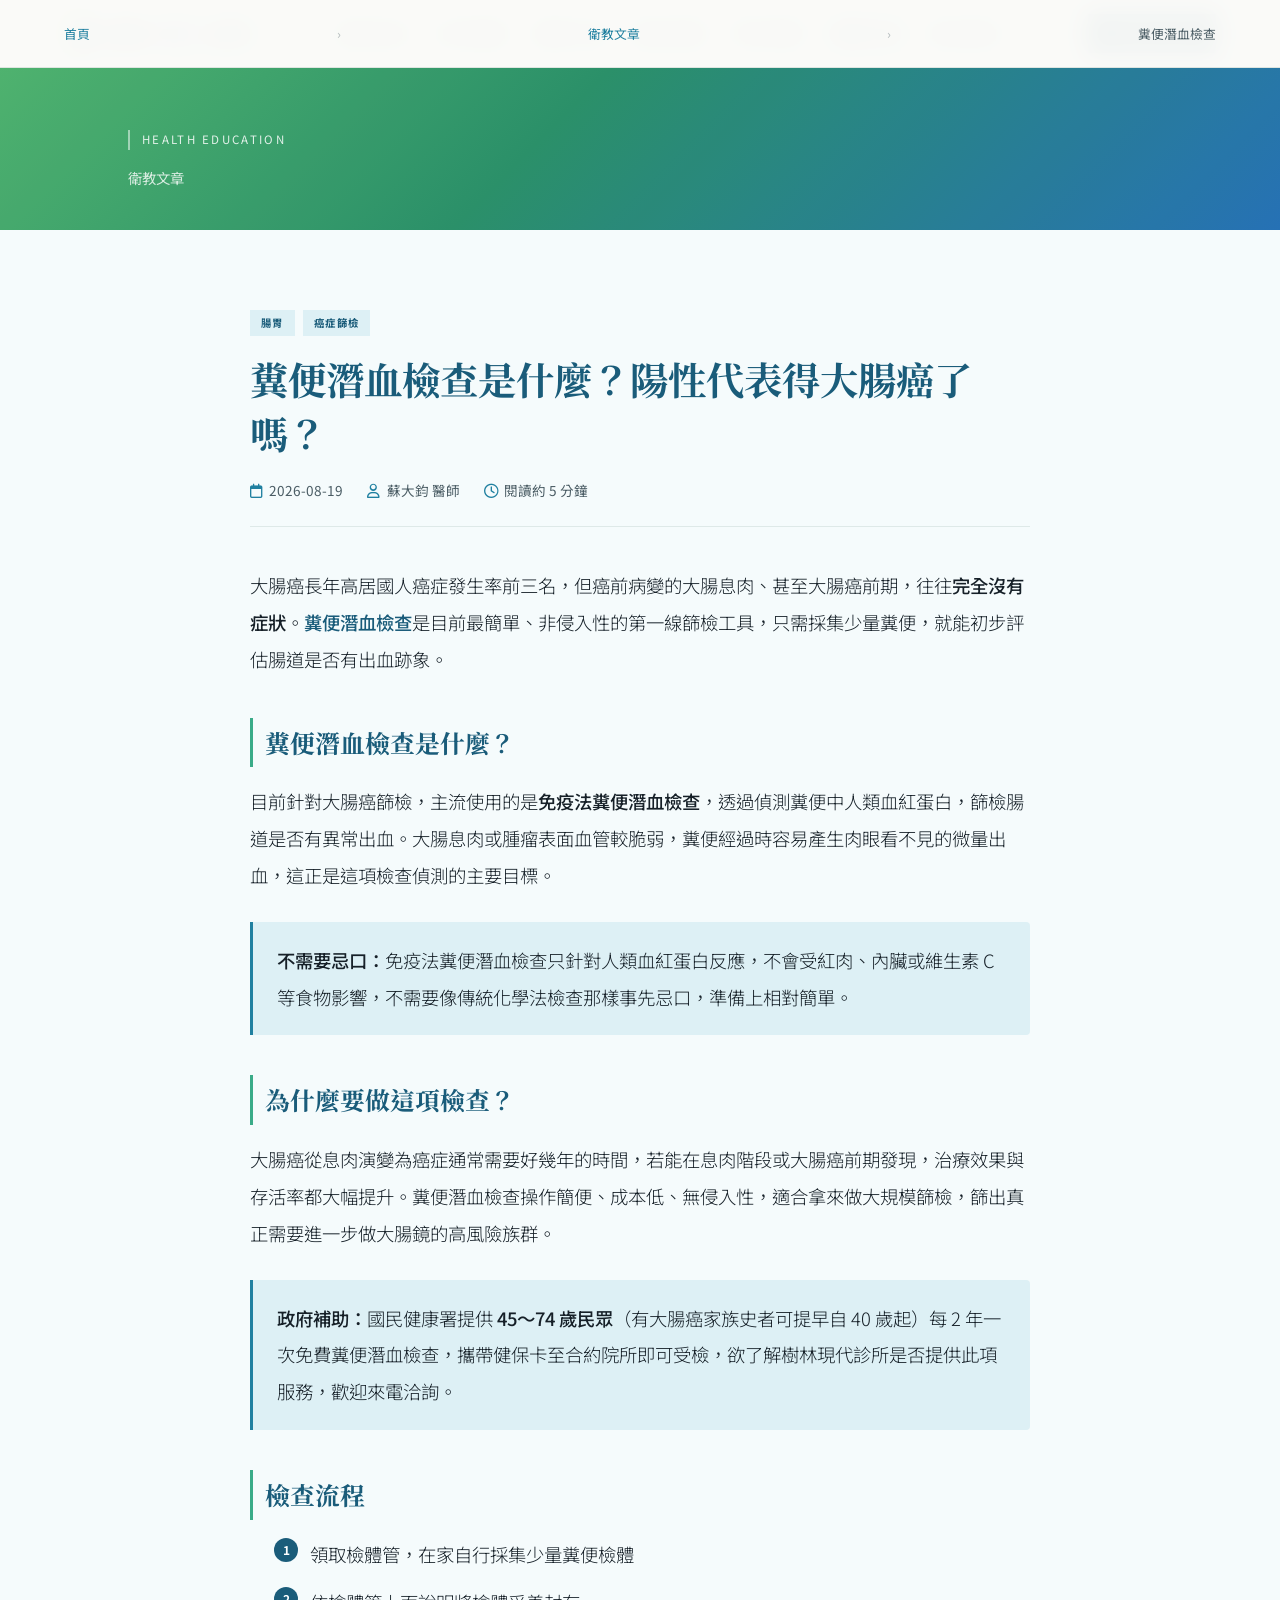
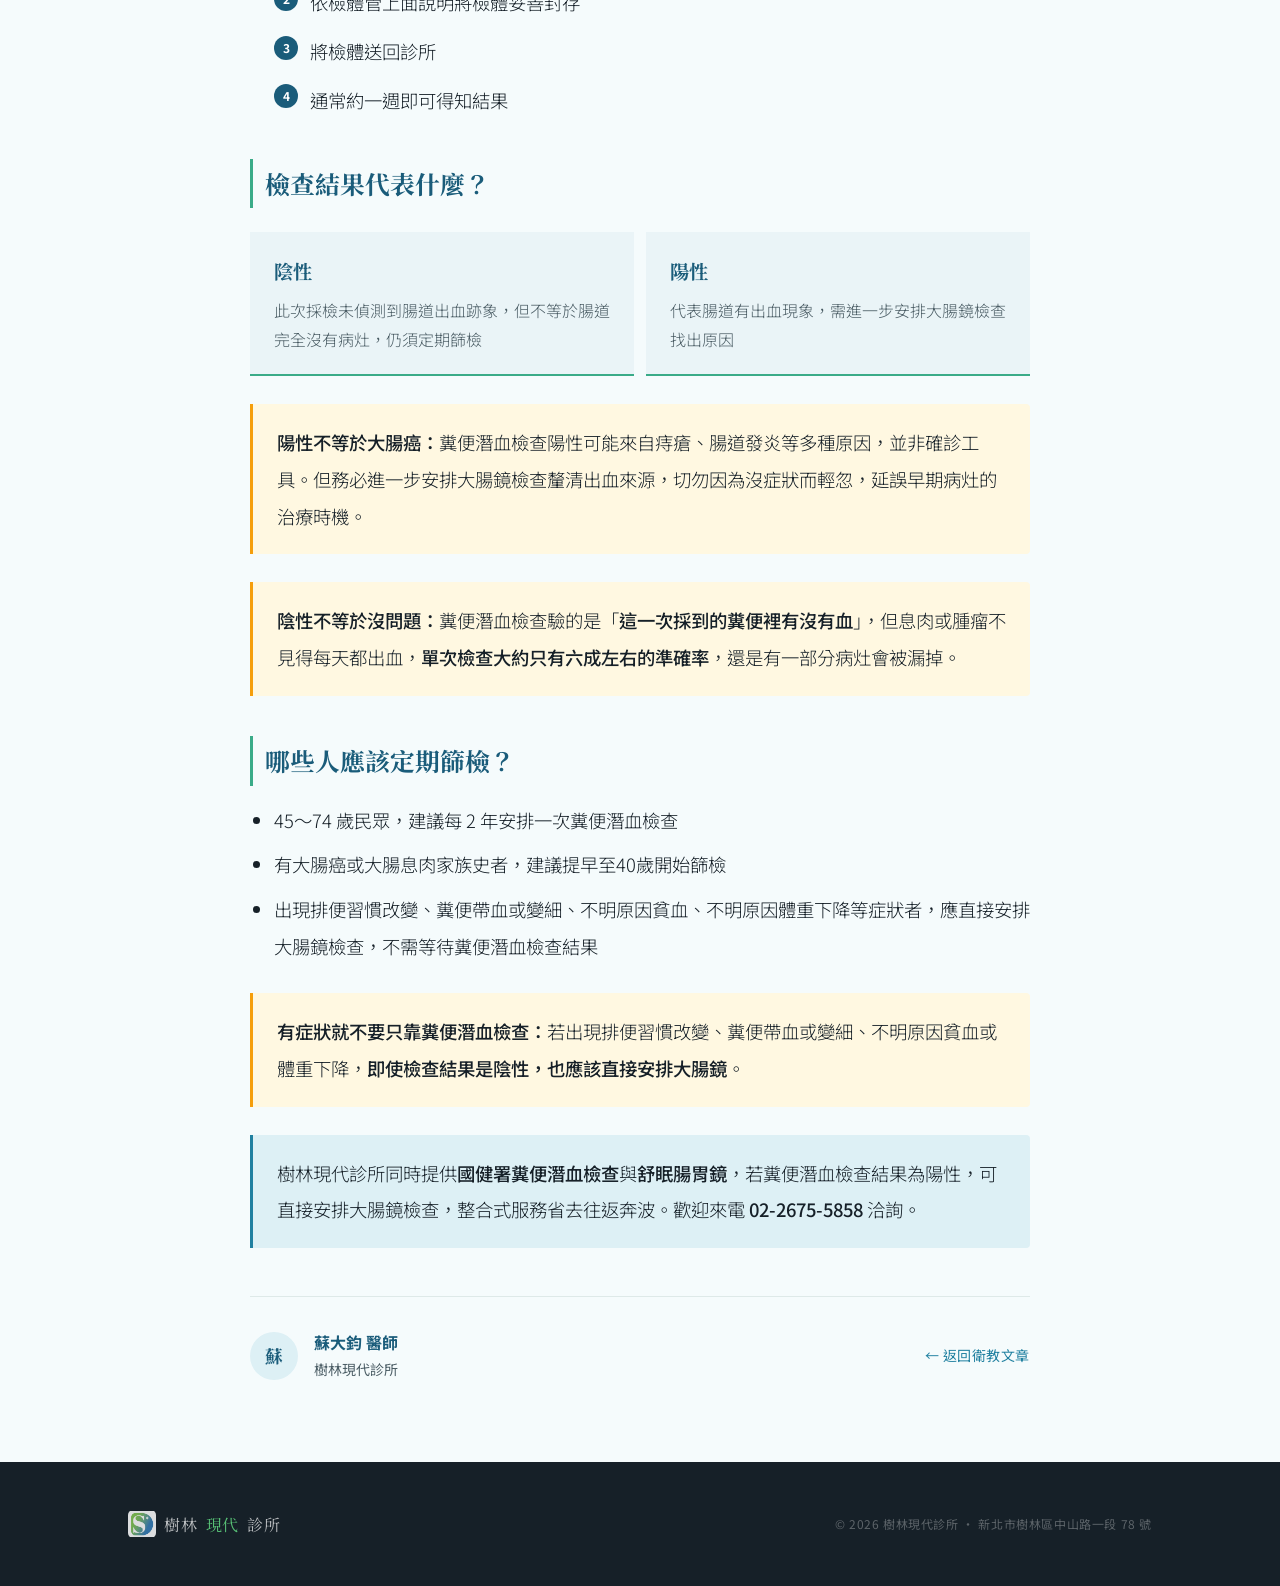
<file: article-fobt.html>
<!DOCTYPE html>
<html lang="zh-TW">
<head>
<meta charset="UTF-8">
<meta name="viewport" content="width=device-width, initial-scale=1.0">
<title>糞便潛血檢查是什麼？陽性代表得大腸癌了嗎？ | 樹林現代診所</title>
<meta name="description" content="大腸癌長年高居國人癌症發生率前三名，糞便潛血檢查是簡單、非侵入性的第一線篩檢工具。本文由樹林現代診所醫師說明檢查原理、流程、陽性結果後的處理方式，以及為什麼陰性也不代表腸道沒問題。">
<meta name="robots" content="index, follow">
<link rel="canonical" href="https://shulinsiandaiclinic.com.tw/article-fobt.html">
<meta property="og:title" content="糞便潛血檢查是什麼？陽性代表得大腸癌了嗎？">
<meta property="og:description" content="糞便潛血檢查是簡單、非侵入性的大腸癌第一線篩檢工具。了解檢查原理、流程、陽性後該如何處理，以及為什麼陰性也不代表腸道沒問題。">
<meta property="og:url" content="https://shulinsiandaiclinic.com.tw/article-fobt.html">
<meta property="og:image" content="https://shulinsiandaiclinic.com.tw/og-image.jpg">
<meta property="og:image:width" content="1200">
<meta property="og:image:height" content="630">
<link rel="preconnect" href="https://fonts.googleapis.com">
<link href="https://fonts.googleapis.com/css2?family=Noto+Serif+TC:wght@400;600;700&family=Noto+Sans+TC:wght@300;400;500;700&display=swap" rel="stylesheet">
<link rel="stylesheet" href="https://cdnjs.cloudflare.com/ajax/libs/font-awesome/6.5.0/css/all.min.css">
<link rel="stylesheet" href="styles.css">
<link rel="stylesheet" href="article.css">
<style>
  /* 本篇專屬：finding 卡片留白較大 */
  .finding-card { padding: 1.25rem 1.5rem; }
</style>
<script type="application/ld+json">
{
  "@context": "https://schema.org",
  "@type": "MedicalWebPage",
  "headline": "糞便潛血檢查是什麼？陽性代表得大腸癌了嗎？",
  "description": "大腸癌長年高居國人癌症發生率前三名，糞便潛血檢查是簡單、非侵入性的第一線篩檢工具。本文由樹林現代診所醫師說明檢查原理、流程、陽性結果後的處理方式，以及為什麼陰性也不代表腸道沒問題。",
  "url": "https://shulinsiandaiclinic.com.tw/article-fobt.html",
  "image": "https://shulinsiandaiclinic.com.tw/og-image.jpg",
  "inLanguage": "zh-TW",
  "datePublished": "2026-08-19",
  "dateModified": "2026-08-19",
  "author": {
    "@type": "Person",
    "name": "蘇大鈞",
    "jobTitle": "醫師",
    "affiliation": {
      "@type": "MedicalClinic",
      "name": "樹林現代診所",
      "url": "https://shulinsiandaiclinic.com.tw/"
    }
  },
  "publisher": {
    "@type": "MedicalClinic",
    "name": "樹林現代診所",
    "url": "https://shulinsiandaiclinic.com.tw/",
    "logo": {
      "@type": "ImageObject",
      "url": "https://shulinsiandaiclinic.com.tw/Logo.jpg"
    },
    "telephone": "+886-2-2675-5858",
    "address": {
      "@type": "PostalAddress",
      "streetAddress": "中山路一段78號",
      "addressLocality": "樹林區",
      "addressRegion": "新北市",
      "postalCode": "238",
      "addressCountry": "TW"
    }
  },
  "keywords": "腸胃, 癌症篩檢",
  "isPartOf": {
    "@type": "WebSite",
    "name": "樹林現代診所",
    "url": "https://shulinsiandaiclinic.com.tw/"
  }
}
</script>
<script type="application/ld+json">
{
  "@context": "https://schema.org",
  "@type": "BreadcrumbList",
  "itemListElement": [
    {
      "@type": "ListItem",
      "position": 1,
      "name": "首頁",
      "item": "https://shulinsiandaiclinic.com.tw/"
    },
    {
      "@type": "ListItem",
      "position": 2,
      "name": "衛教文章",
      "item": "https://shulinsiandaiclinic.com.tw/health.html"
    },
    {
      "@type": "ListItem",
      "position": 3,
      "name": "糞便潛血檢查是什麼？陽性代表得大腸癌了嗎？"
    }
  ]
}
</script>
</head>
<body>

<!-- NAV -->
<nav>
  <a href="index.html" class="nav-logo">
    <img src="Logo.jpg" alt="logo" width="824" height="753">樹林<span>現代</span>診所</a>
  <ul class="nav-links" id="navLinks">
    <li><a href="index.html#news">最新消息</a></li>
    <li><a href="index.html#services">診所服務</a></li>
    <li><a href="index.html#doctors">醫師介紹</a></li>
    <li><a href="index.html#queue">看診號碼</a></li>
    <li><a href="index.html#hours">門診時間</a></li>
    <li><a href="health.html" class="active">衛教文章</a></li>
    <li><a href="media.html">影音資訊</a></li>
  </ul>
  <div class="nav-right">
    <a href="https://www.mainpi.com/query?i=3176" target="_blank" class="nav-cta">查詢看診號碼</a>
    <button class="nav-hamburger" id="navHamburger" aria-label="選單">
      <span></span><span></span><span></span>
    </button>
  </div>
</nav>

<!-- PAGE HERO -->
<div class="page-hero" style="padding-bottom:2.5rem;">
  <div class="page-hero-inner">
    <span class="page-hero-tag">HEALTH EDUCATION</span>
    <p style="color:rgba(255,255,255,0.8);font-size:0.9rem;">衛教文章</p>
  </div>
</div>

<!-- ARTICLE -->
<section class="article-page">
  <div class="article-layout">

    <!-- 麵包屑 -->
    <nav class="breadcrumb" aria-label="breadcrumb">
      <a href="index.html">首頁</a>
      <span class="breadcrumb-sep">›</span>
      <a href="health.html">衛教文章</a>
      <span class="breadcrumb-sep">›</span>
      <span>糞便潛血檢查</span>
    </nav>

    <!-- 文章標頭 -->
    <header class="article-header">
      <div class="article-cats">
        <span class="article-cat-tag">腸胃</span>
        <span class="article-cat-tag">癌症篩檢</span>
      </div>
      <h1 class="article-title">糞便潛血檢查是什麼？陽性代表得大腸癌了嗎？</h1>
      <div class="article-meta">
        <span class="article-meta-item"><i class="fa-regular fa-calendar"></i> 2026-08-19</span>
        <span class="article-meta-item"><i class="fa-regular fa-user"></i> 蘇大鈞 醫師</span>
        <span class="article-meta-item"><i class="fa-regular fa-clock"></i> 閱讀約 5 分鐘</span>
      </div>
    </header>

    <!-- 文章本文 -->
    <div class="article-body">

      <p>大腸癌長年高居國人癌症發生率前三名，但癌前病變的大腸息肉、甚至大腸癌前期，往往<strong>完全沒有症狀</strong>。<em>糞便潛血檢查</em>是目前最簡單、非侵入性的第一線篩檢工具，只需採集少量糞便，就能初步評估腸道是否有出血跡象。</p>

      <h2>糞便潛血檢查是什麼？</h2>
      <p>目前針對大腸癌篩檢，主流使用的是<strong>免疫法糞便潛血檢查</strong>，透過偵測糞便中人類血紅蛋白，篩檢腸道是否有異常出血。大腸息肉或腫瘤表面血管較脆弱，糞便經過時容易產生肉眼看不見的微量出血，這正是這項檢查偵測的主要目標。</p>

      <div class="tip-box">
        <p><strong>不需要忌口：</strong>免疫法糞便潛血檢查只針對人類血紅蛋白反應，不會受紅肉、內臟或維生素 C 等食物影響，不需要像傳統化學法檢查那樣事先忌口，準備上相對簡單。</p>
      </div>

      <h2>為什麼要做這項檢查？</h2>
      <p>大腸癌從息肉演變為癌症通常需要好幾年的時間，若能在息肉階段或大腸癌前期發現，治療效果與存活率都大幅提升。糞便潛血檢查操作簡便、成本低、無侵入性，適合拿來做大規模篩檢，篩出真正需要進一步做大腸鏡的高風險族群。</p>

      <div class="tip-box">
        <p><strong>政府補助：</strong>國民健康署提供 <strong>45～74 歲民眾</strong>（有大腸癌家族史者可提早自 40 歲起）每 2 年一次免費糞便潛血檢查，攜帶健保卡至合約院所即可受檢，欲了解樹林現代診所是否提供此項服務，歡迎來電洽詢。</p>
      </div>

      <h2>檢查流程</h2>
      <ol class="step-list">
        <li>領取檢體管，在家自行採集少量糞便檢體</li>
        <li>依檢體管上面說明將檢體妥善封存</li>
        <li>將檢體送回診所</li>
        <li>通常約一週即可得知結果</li>
      </ol>

      <h2>檢查結果代表什麼？</h2>
      <div class="finding-grid">
        <div class="finding-card">
          <div class="finding-name">陰性</div>
          <p>此次採檢未偵測到腸道出血跡象，但不等於腸道完全沒有病灶，仍須定期篩檢</p>
        </div>
        <div class="finding-card">
          <div class="finding-name">陽性</div>
          <p>代表腸道有出血現象，需進一步安排大腸鏡檢查找出原因</p>
        </div>
      </div>

      <div class="warning-box">
        <p><strong>陽性不等於大腸癌：</strong>糞便潛血檢查陽性可能來自痔瘡、腸道發炎等多種原因，並非確診工具。但務必進一步安排大腸鏡檢查釐清出血來源，切勿因為沒症狀而輕忽，延誤早期病灶的治療時機。</p>
      </div>

      <div class="warning-box">
        <p><strong>陰性不等於沒問題：</strong>糞便潛血檢查驗的是「<strong>這一次採到的糞便裡有沒有血</strong>」，但息肉或腫瘤不見得每天都出血，<strong>單次檢查大約只有六成左右的準確率</strong>，還是有一部分病灶會被漏掉。</p>
      </div>

      <h2>哪些人應該定期篩檢？</h2>
      <ul>
        <li>45～74 歲民眾，建議每 2 年安排一次糞便潛血檢查</li>
        <li>有大腸癌或大腸息肉家族史者，建議提早至40歲開始篩檢</li>
        <li>出現排便習慣改變、糞便帶血或變細、不明原因貧血、不明原因體重下降等症狀者，應直接安排大腸鏡檢查，不需等待糞便潛血檢查結果</li>
      </ul>

      <div class="warning-box">
        <p><strong>有症狀就不要只靠糞便潛血檢查：</strong>若出現排便習慣改變、糞便帶血或變細、不明原因貧血或體重下降，<strong>即使檢查結果是陰性，也應該直接安排大腸鏡</strong>。</p>
      </div>

      <div class="tip-box">
        <p>樹林現代診所同時提供<strong>國健署糞便潛血檢查</strong>與<strong>舒眠腸胃鏡</strong>，若糞便潛血檢查結果為陽性，可直接安排大腸鏡檢查，整合式服務省去往返奔波。歡迎來電 <strong>02-2675-5858</strong> 洽詢。</p>
      </div>

    </div>

    <!-- 文章底部 -->
    <div class="article-footer">
      <div class="article-author">
        <div class="author-avatar">蘇</div>
        <div>
          <strong>蘇大鈞 醫師</strong>
          樹林現代診所
        </div>
      </div>
      <a href="health.html" class="btn-back">← 返回衛教文章</a>
    </div>

  </div>
</section>

<!-- FOOTER -->
<footer>
  <div class="footer-logo">
    <img src="Logo.jpg" alt="logo" width="824" height="753" loading="lazy" decoding="async">樹林<span>現代</span>診所
  </div>
  <div class="footer-copy">© 2026 樹林現代診所 ・ 新北市樹林區中山路一段 78 號</div>
</footer>

<script src="nav.js"></script>
</body>
</html>
</file>
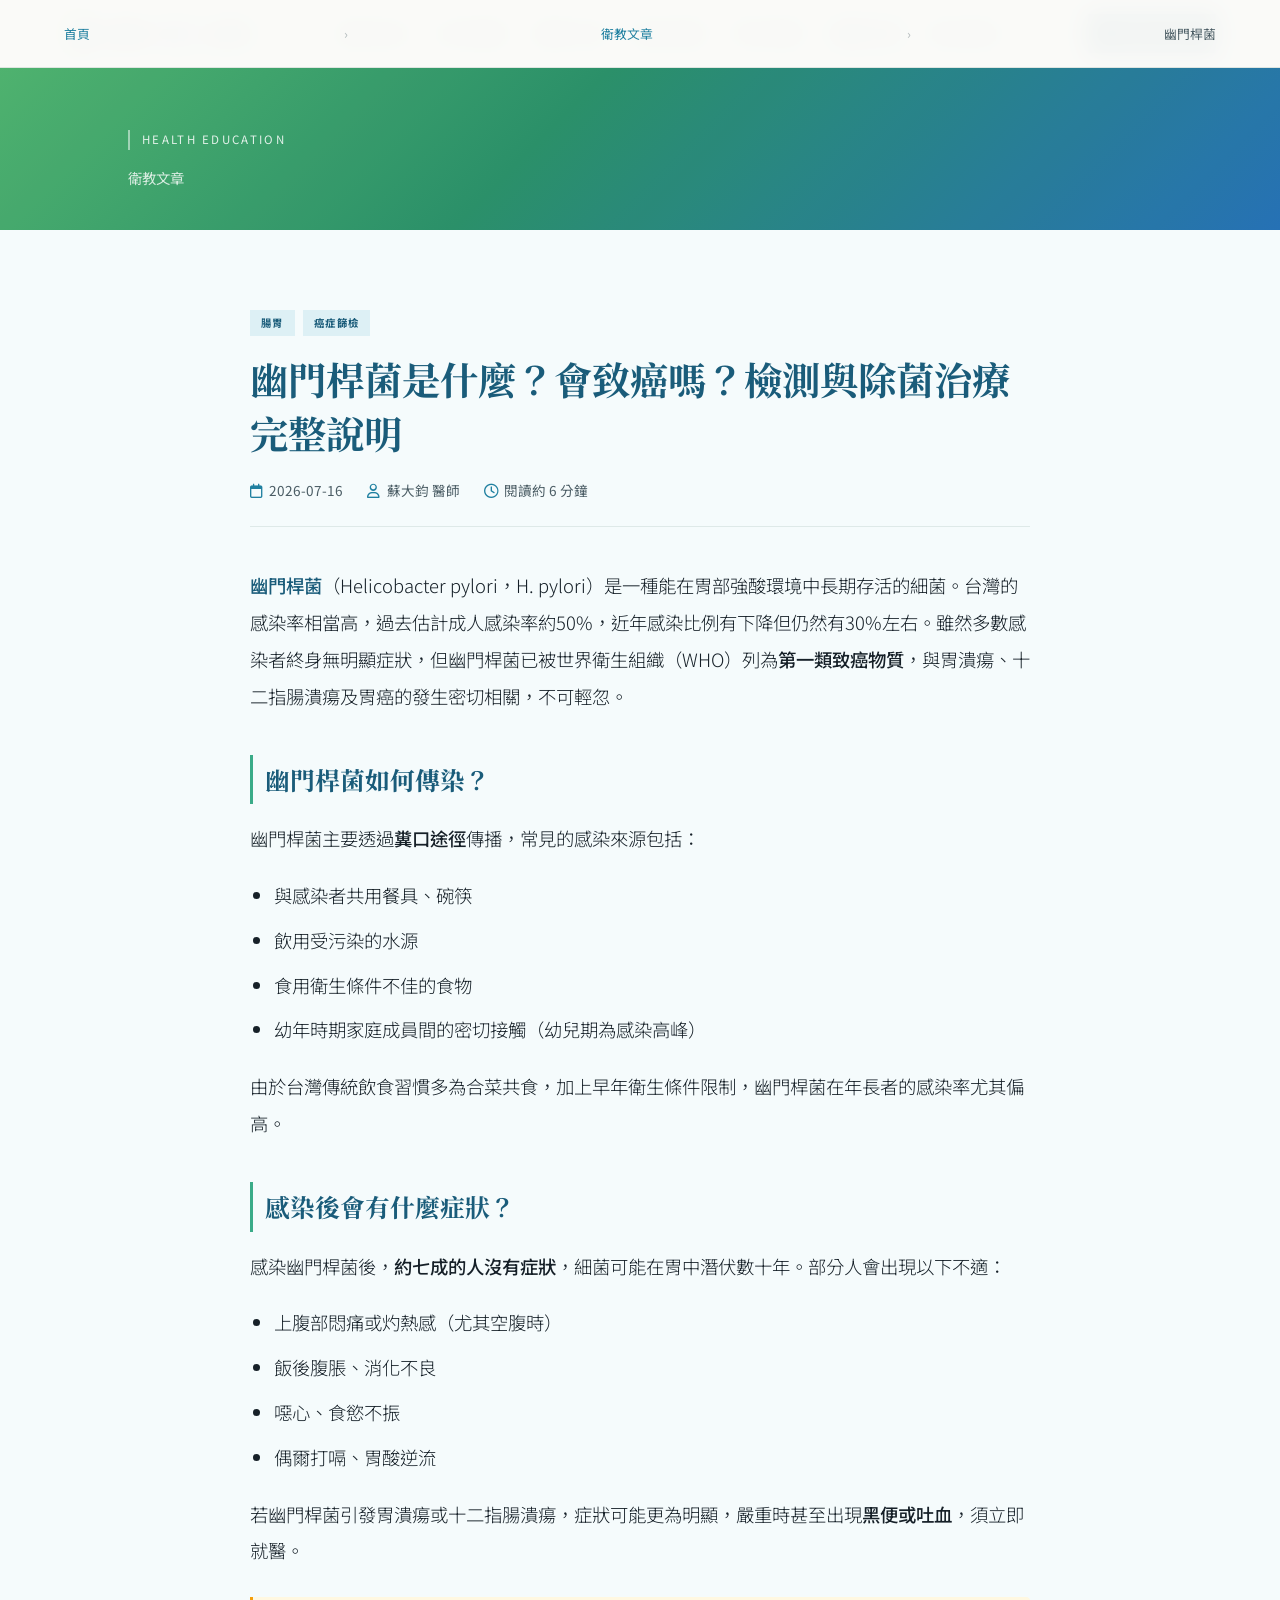
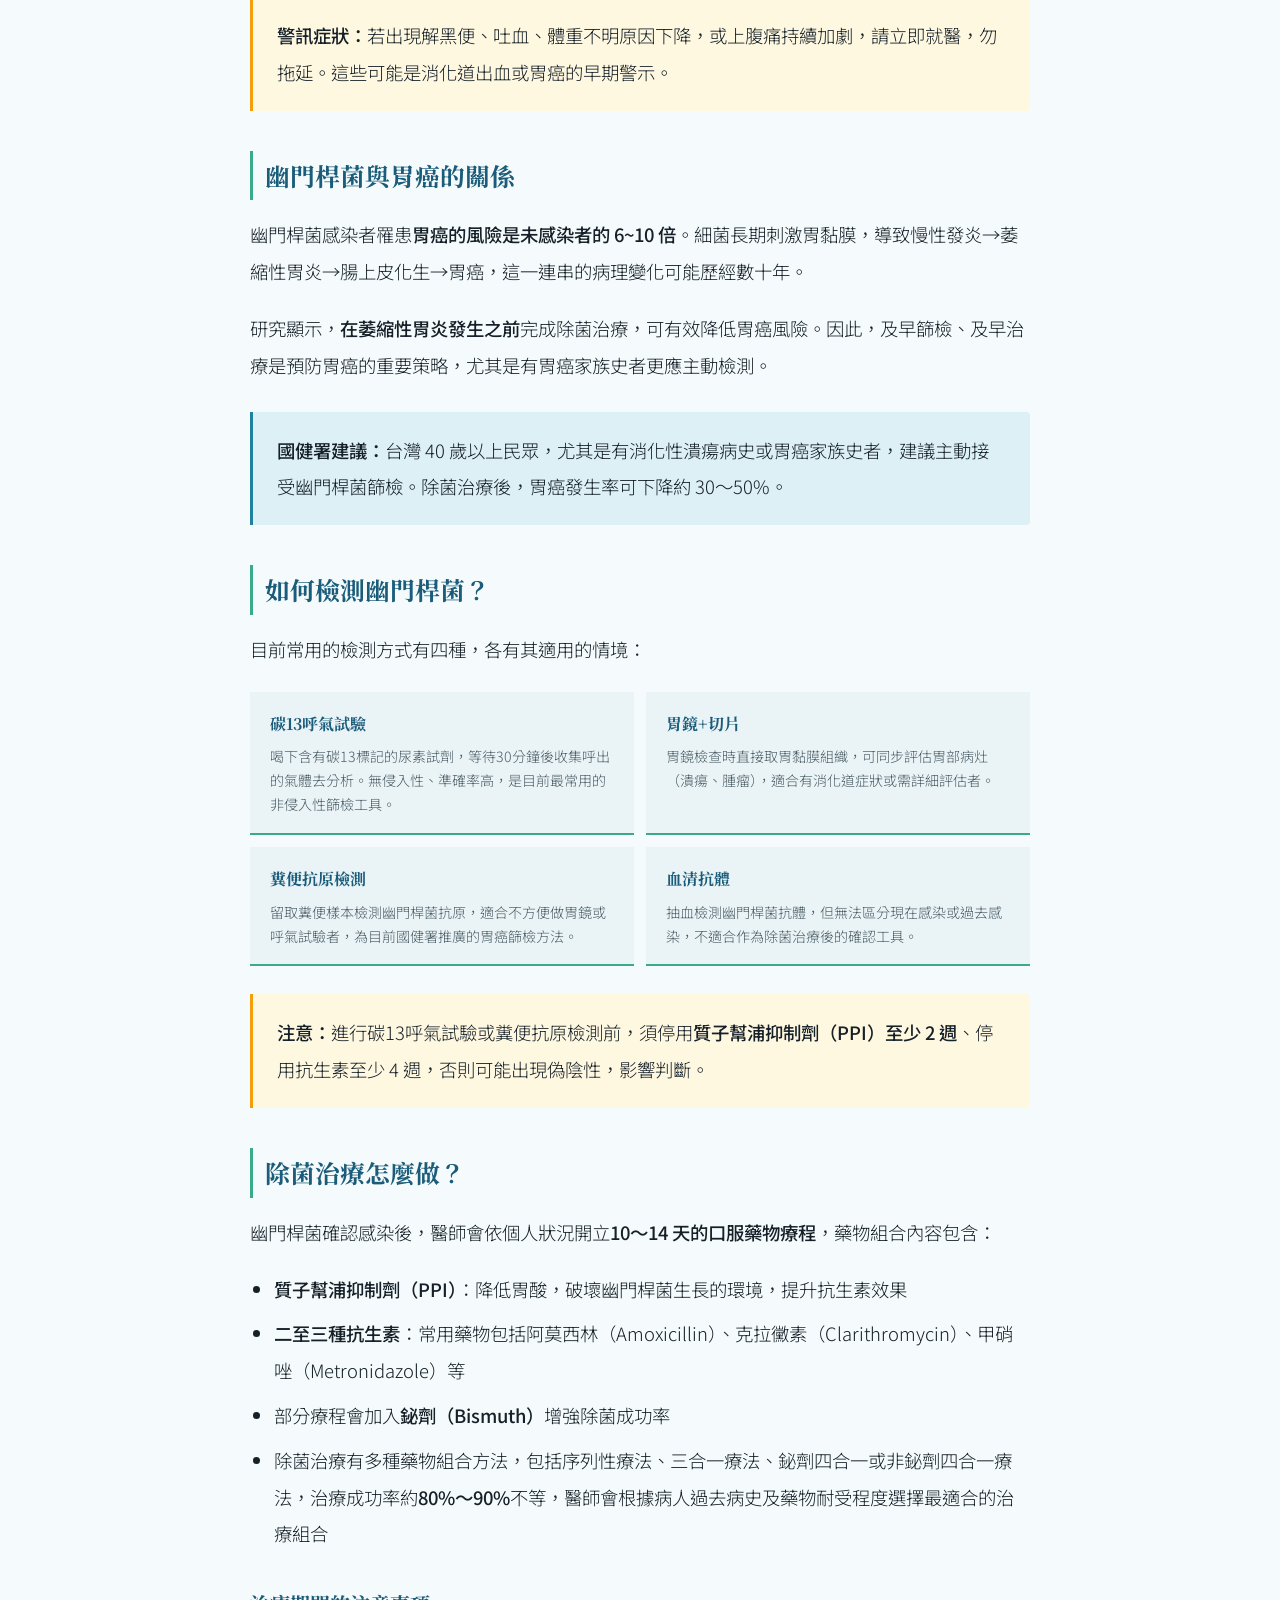
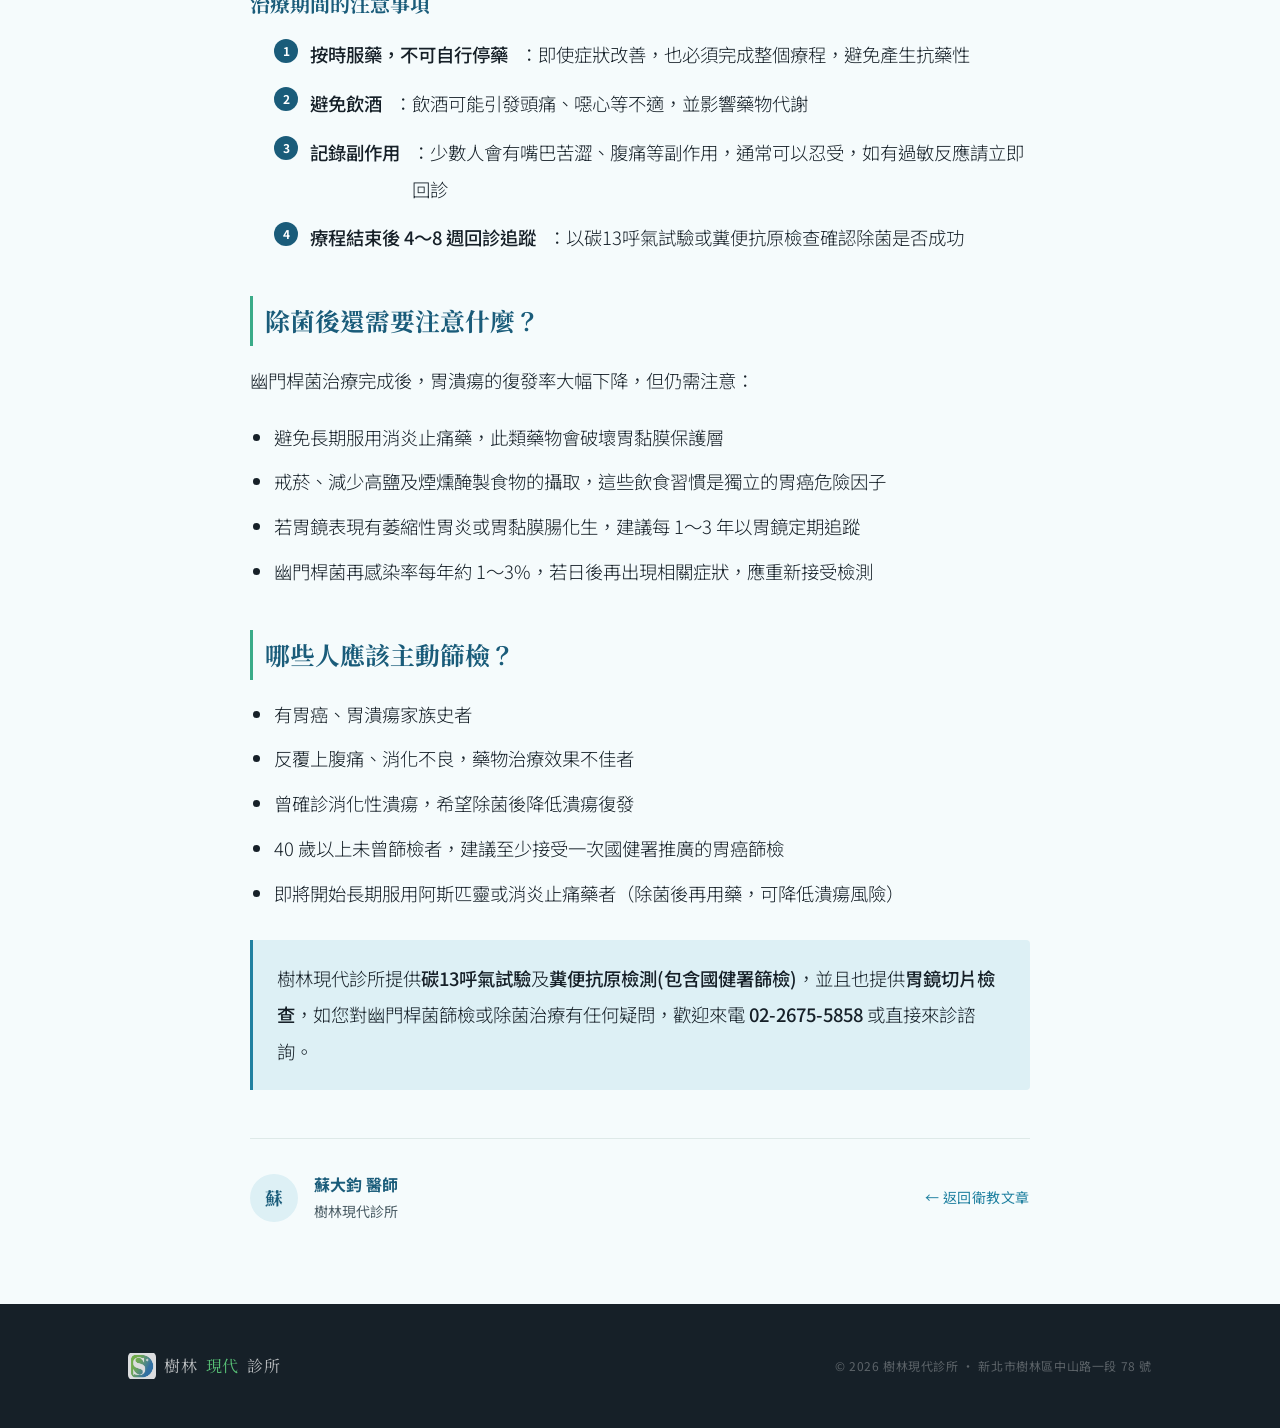
<file: article-h-pylori.html>
<!DOCTYPE html>
<html lang="zh-TW">
<head>
<meta charset="UTF-8">
<meta name="viewport" content="width=device-width, initial-scale=1.0">
<title>幽門桿菌是什麼？會致癌嗎？檢測與除菌治療完整說明 | 樹林現代診所</title>
<meta name="description" content="幽門桿菌是胃潰瘍與胃癌的重要危險因子。本文說明感染途徑、常見症狀、四種檢測方式，以及除菌治療療程與注意事項。">
<meta name="robots" content="index, follow">
<link rel="canonical" href="https://shulinsiandaiclinic.com.tw/article-h-pylori.html">
<meta property="og:title" content="幽門桿菌是什麼？會致癌嗎？檢測與除菌治療完整說明">
<meta property="og:description" content="幽門桿菌是胃潰瘍與胃癌的重要危險因子。了解感染途徑、症狀、檢測方式與除菌療程。">
<meta property="og:url" content="https://shulinsiandaiclinic.com.tw/article-h-pylori.html">
<meta property="og:image" content="https://shulinsiandaiclinic.com.tw/og-image.jpg">
<meta property="og:image:width" content="1200">
<meta property="og:image:height" content="630">
<link rel="preconnect" href="https://fonts.googleapis.com">
<link href="https://fonts.googleapis.com/css2?family=Noto+Serif+TC:wght@400;600;700&family=Noto+Sans+TC:wght@300;400;500;700&display=swap" rel="stylesheet">
<link rel="stylesheet" href="https://cdnjs.cloudflare.com/ajax/libs/font-awesome/6.5.0/css/all.min.css">
<link rel="stylesheet" href="styles.css">
<link rel="stylesheet" href="article.css">
<script type="application/ld+json">
{
  "@context": "https://schema.org",
  "@type": "MedicalWebPage",
  "headline": "幽門桿菌是什麼？會致癌嗎？檢測與除菌治療完整說明",
  "description": "幽門桿菌是胃潰瘍與胃癌的重要危險因子。本文說明感染途徑、常見症狀、四種檢測方式，以及除菌治療療程與注意事項。",
  "url": "https://shulinsiandaiclinic.com.tw/article-h-pylori.html",
  "image": "https://shulinsiandaiclinic.com.tw/og-image.jpg",
  "inLanguage": "zh-TW",
  "datePublished": "2026-07-16",
  "dateModified": "2026-07-16",
  "author": {
    "@type": "Person",
    "name": "蘇大鈞",
    "jobTitle": "醫師",
    "affiliation": {
      "@type": "MedicalClinic",
      "name": "樹林現代診所",
      "url": "https://shulinsiandaiclinic.com.tw/"
    }
  },
  "publisher": {
    "@type": "MedicalClinic",
    "name": "樹林現代診所",
    "url": "https://shulinsiandaiclinic.com.tw/",
    "logo": {
      "@type": "ImageObject",
      "url": "https://shulinsiandaiclinic.com.tw/Logo.jpg"
    },
    "telephone": "+886-2-2675-5858",
    "address": {
      "@type": "PostalAddress",
      "streetAddress": "中山路一段78號",
      "addressLocality": "樹林區",
      "addressRegion": "新北市",
      "postalCode": "238",
      "addressCountry": "TW"
    }
  },
  "keywords": "腸胃, 癌症篩檢",
  "isPartOf": {
    "@type": "WebSite",
    "name": "樹林現代診所",
    "url": "https://shulinsiandaiclinic.com.tw/"
  }
}
</script>
<script type="application/ld+json">
{
  "@context": "https://schema.org",
  "@type": "BreadcrumbList",
  "itemListElement": [
    {
      "@type": "ListItem",
      "position": 1,
      "name": "首頁",
      "item": "https://shulinsiandaiclinic.com.tw/"
    },
    {
      "@type": "ListItem",
      "position": 2,
      "name": "衛教文章",
      "item": "https://shulinsiandaiclinic.com.tw/health.html"
    },
    {
      "@type": "ListItem",
      "position": 3,
      "name": "幽門桿菌是什麼？會致癌嗎？檢測與除菌治療完整說明"
    }
  ]
}
</script>
</head>
<body>

<!-- NAV -->
<nav>
  <a href="index.html" class="nav-logo">
    <img src="Logo.jpg" alt="logo" width="824" height="753">樹林<span>現代</span>診所</a>
  <ul class="nav-links" id="navLinks">
    <li><a href="index.html#news">最新消息</a></li>
    <li><a href="index.html#services">診所服務</a></li>
    <li><a href="index.html#doctors">醫師介紹</a></li>
    <li><a href="index.html#queue">看診號碼</a></li>
    <li><a href="index.html#hours">門診時間</a></li>
    <li><a href="health.html" class="active">衛教文章</a></li>
    <li><a href="media.html">影音資訊</a></li>
  </ul>
  <div class="nav-right">
    <a href="https://www.mainpi.com/query?i=3176" target="_blank" class="nav-cta">查詢看診號碼</a>
    <button class="nav-hamburger" id="navHamburger" aria-label="選單">
      <span></span><span></span><span></span>
    </button>
  </div>
</nav>

<!-- PAGE HERO -->
<div class="page-hero" style="padding-bottom:2.5rem;">
  <div class="page-hero-inner">
    <span class="page-hero-tag">HEALTH EDUCATION</span>
    <p style="color:rgba(255,255,255,0.8);font-size:0.9rem;">衛教文章</p>
  </div>
</div>

<!-- ARTICLE -->
<section class="article-page">
  <div class="article-layout">

    <!-- 麵包屑 -->
    <nav class="breadcrumb" aria-label="breadcrumb">
      <a href="index.html">首頁</a>
      <span class="breadcrumb-sep">›</span>
      <a href="health.html">衛教文章</a>
      <span class="breadcrumb-sep">›</span>
      <span>幽門桿菌</span>
    </nav>

    <!-- 文章標頭 -->
    <header class="article-header">
      <div class="article-cats">
        <span class="article-cat-tag">腸胃</span>
        <span class="article-cat-tag">癌症篩檢</span>
      </div>
      <h1 class="article-title">幽門桿菌是什麼？會致癌嗎？檢測與除菌治療完整說明</h1>
      <div class="article-meta">
        <span class="article-meta-item"><i class="fa-regular fa-calendar"></i> 2026-07-16</span>
        <span class="article-meta-item"><i class="fa-regular fa-user"></i> 蘇大鈞 醫師</span>
        <span class="article-meta-item"><i class="fa-regular fa-clock"></i> 閱讀約 6 分鐘</span>
      </div>
    </header>

    <!-- 文章本文 -->
    <div class="article-body">

      <p><em>幽門桿菌</em>（Helicobacter pylori，H. pylori）是一種能在胃部強酸環境中長期存活的細菌。台灣的感染率相當高，過去估計成人感染率約50%，近年感染比例有下降但仍然有30%左右。雖然多數感染者終身無明顯症狀，但幽門桿菌已被世界衛生組織（WHO）列為<strong>第一類致癌物質</strong>，與胃潰瘍、十二指腸潰瘍及胃癌的發生密切相關，不可輕忽。</p>

      <h2>幽門桿菌如何傳染？</h2>
      <p>幽門桿菌主要透過<strong>糞口途徑</strong>傳播，常見的感染來源包括：</p>
      <ul>
        <li>與感染者共用餐具、碗筷</li>
        <li>飲用受污染的水源</li>
        <li>食用衛生條件不佳的食物</li>
        <li>幼年時期家庭成員間的密切接觸（幼兒期為感染高峰）</li>
      </ul>
      <p>由於台灣傳統飲食習慣多為合菜共食，加上早年衛生條件限制，幽門桿菌在年長者的感染率尤其偏高。</p>

      <h2>感染後會有什麼症狀？</h2>
      <p>感染幽門桿菌後，<strong>約七成的人沒有症狀</strong>，細菌可能在胃中潛伏數十年。部分人會出現以下不適：</p>
      <ul>
        <li>上腹部悶痛或灼熱感（尤其空腹時）</li>
        <li>飯後腹脹、消化不良</li>
        <li>噁心、食慾不振</li>
        <li>偶爾打嗝、胃酸逆流</li>
      </ul>
      <p>若幽門桿菌引發胃潰瘍或十二指腸潰瘍，症狀可能更為明顯，嚴重時甚至出現<strong>黑便或吐血</strong>，須立即就醫。</p>

      <div class="warning-box">
        <p><strong>警訊症狀：</strong>若出現解黑便、吐血、體重不明原因下降，或上腹痛持續加劇，請立即就醫，勿拖延。這些可能是消化道出血或胃癌的早期警示。</p>
      </div>

      <h2>幽門桿菌與胃癌的關係</h2>
      <p>幽門桿菌感染者罹患<strong>胃癌的風險是未感染者的 6~10 倍</strong>。細菌長期刺激胃黏膜，導致慢性發炎→萎縮性胃炎→腸上皮化生→胃癌，這一連串的病理變化可能歷經數十年。</p>
      <p>研究顯示，<strong>在萎縮性胃炎發生之前</strong>完成除菌治療，可有效降低胃癌風險。因此，及早篩檢、及早治療是預防胃癌的重要策略，尤其是有胃癌家族史者更應主動檢測。</p>

      <div class="tip-box">
        <p><strong>國健署建議：</strong>台灣 40 歲以上民眾，尤其是有消化性潰瘍病史或胃癌家族史者，建議主動接受幽門桿菌篩檢。除菌治療後，胃癌發生率可下降約 30～50%。</p>
      </div>

      <h2>如何檢測幽門桿菌？</h2>
      <p>目前常用的檢測方式有四種，各有其適用的情境：</p>

      <div class="test-grid">
        <div class="test-card">
          <div class="test-name">碳13呼氣試驗</div>
          <p>喝下含有碳13標記的尿素試劑，等待30分鐘後收集呼出的氣體去分析。無侵入性、準確率高，是目前最常用的非侵入性篩檢工具。</p>
        </div>
        <div class="test-card">
          <div class="test-name">胃鏡+切片</div>
          <p>胃鏡檢查時直接取胃黏膜組織，可同步評估胃部病灶（潰瘍、腫瘤），適合有消化道症狀或需詳細評估者。</p>
        </div>
        <div class="test-card">
          <div class="test-name">糞便抗原檢測</div>
          <p>留取糞便樣本檢測幽門桿菌抗原，適合不方便做胃鏡或呼氣試驗者，為目前國健署推廣的胃癌篩檢方法。</p>
        </div>
        <div class="test-card">
          <div class="test-name">血清抗體</div>
          <p>抽血檢測幽門桿菌抗體，但無法區分現在感染或過去感染，不適合作為除菌治療後的確認工具。</p>
        </div>
      </div>

      <div class="warning-box">
        <p><strong>注意：</strong>進行碳13呼氣試驗或糞便抗原檢測前，須停用<strong>質子幫浦抑制劑（PPI）至少 2 週</strong>、停用抗生素至少 4 週，否則可能出現偽陰性，影響判斷。</p>
      </div>

      <h2>除菌治療怎麼做？</h2>
      <p>幽門桿菌確認感染後，醫師會依個人狀況開立<strong>10～14 天的口服藥物療程</strong>，藥物組合內容包含：</p>
      <ul>
        <li><strong>質子幫浦抑制劑（PPI）</strong>：降低胃酸，破壞幽門桿菌生長的環境，提升抗生素效果</li>
        <li><strong>二至三種抗生素</strong>：常用藥物包括阿莫西林（Amoxicillin）、克拉黴素（Clarithromycin）、甲硝唑（Metronidazole）等</li>
        <li>部分療程會加入<strong>鉍劑（Bismuth）</strong>增強除菌成功率</li>
        <li>除菌治療有多種藥物組合方法，包括序列性療法、三合一療法、鉍劑四合一或非鉍劑四合一療法，治療成功率約<strong>80%～90%</strong>不等，醫師會根據病人過去病史及藥物耐受程度選擇最適合的治療組合</li>
      </ul>

      <h3>治療期間的注意事項</h3>
      <ol class="step-list">
        <li><strong>按時服藥，不可自行停藥</strong>：即使症狀改善，也必須完成整個療程，避免產生抗藥性</li>
        <li><strong>避免飲酒</strong>：飲酒可能引發頭痛、噁心等不適，並影響藥物代謝</li>
        <li><strong>記錄副作用</strong>：少數人會有嘴巴苦澀、腹痛等副作用，通常可以忍受，如有過敏反應請立即回診</li>
        <li><strong>療程結束後 4～8 週回診追蹤</strong>：以碳13呼氣試驗或糞便抗原檢查確認除菌是否成功</li>
      </ol>

      <h2>除菌後還需要注意什麼？</h2>
      <p>幽門桿菌治療完成後，胃潰瘍的復發率大幅下降，但仍需注意：</p>
      <ul>
        <li>避免長期服用消炎止痛藥，此類藥物會破壞胃黏膜保護層</li>
        <li>戒菸、減少高鹽及煙燻醃製食物的攝取，這些飲食習慣是獨立的胃癌危險因子</li>
        <li>若胃鏡表現有萎縮性胃炎或胃黏膜腸化生，建議每 1～3 年以胃鏡定期追蹤</li>
        <li>幽門桿菌再感染率每年約 1～3%，若日後再出現相關症狀，應重新接受檢測</li>
      </ul>

      <h2>哪些人應該主動篩檢？</h2>
      <ul>
        <li>有胃癌、胃潰瘍家族史者</li>
        <li>反覆上腹痛、消化不良，藥物治療效果不佳者</li>
        <li>曾確診消化性潰瘍，希望除菌後降低潰瘍復發</li>
        <li>40 歲以上未曾篩檢者，建議至少接受一次國健署推廣的胃癌篩檢</li>
        <li>即將開始長期服用阿斯匹靈或消炎止痛藥者（除菌後再用藥，可降低潰瘍風險）</li>
      </ul>

      <div class="tip-box">
        <p>樹林現代診所提供<strong>碳13呼氣試驗</strong>及<strong>糞便抗原檢測(包含國健署篩檢)</strong>，並且也提供<strong>胃鏡切片檢查</strong>，如您對幽門桿菌篩檢或除菌治療有任何疑問，歡迎來電 <strong>02-2675-5858</strong> 或直接來診諮詢。</p>
      </div>

    </div>

    <!-- 文章底部 -->
    <div class="article-footer">
      <div class="article-author">
        <div class="author-avatar">蘇</div>
        <div>
          <strong>蘇大鈞 醫師</strong>
          樹林現代診所
        </div>
      </div>
      <a href="health.html" class="btn-back">← 返回衛教文章</a>
    </div>

  </div>
</section>

<!-- FOOTER -->
<footer>
  <div class="footer-logo">
    <img src="Logo.jpg" alt="logo" width="824" height="753" loading="lazy" decoding="async">樹林<span>現代</span>診所
  </div>
  <div class="footer-copy">© 2026 樹林現代診所 ・ 新北市樹林區中山路一段 78 號</div>
</footer>

<script src="nav.js"></script>
</body>
</html>
</file>
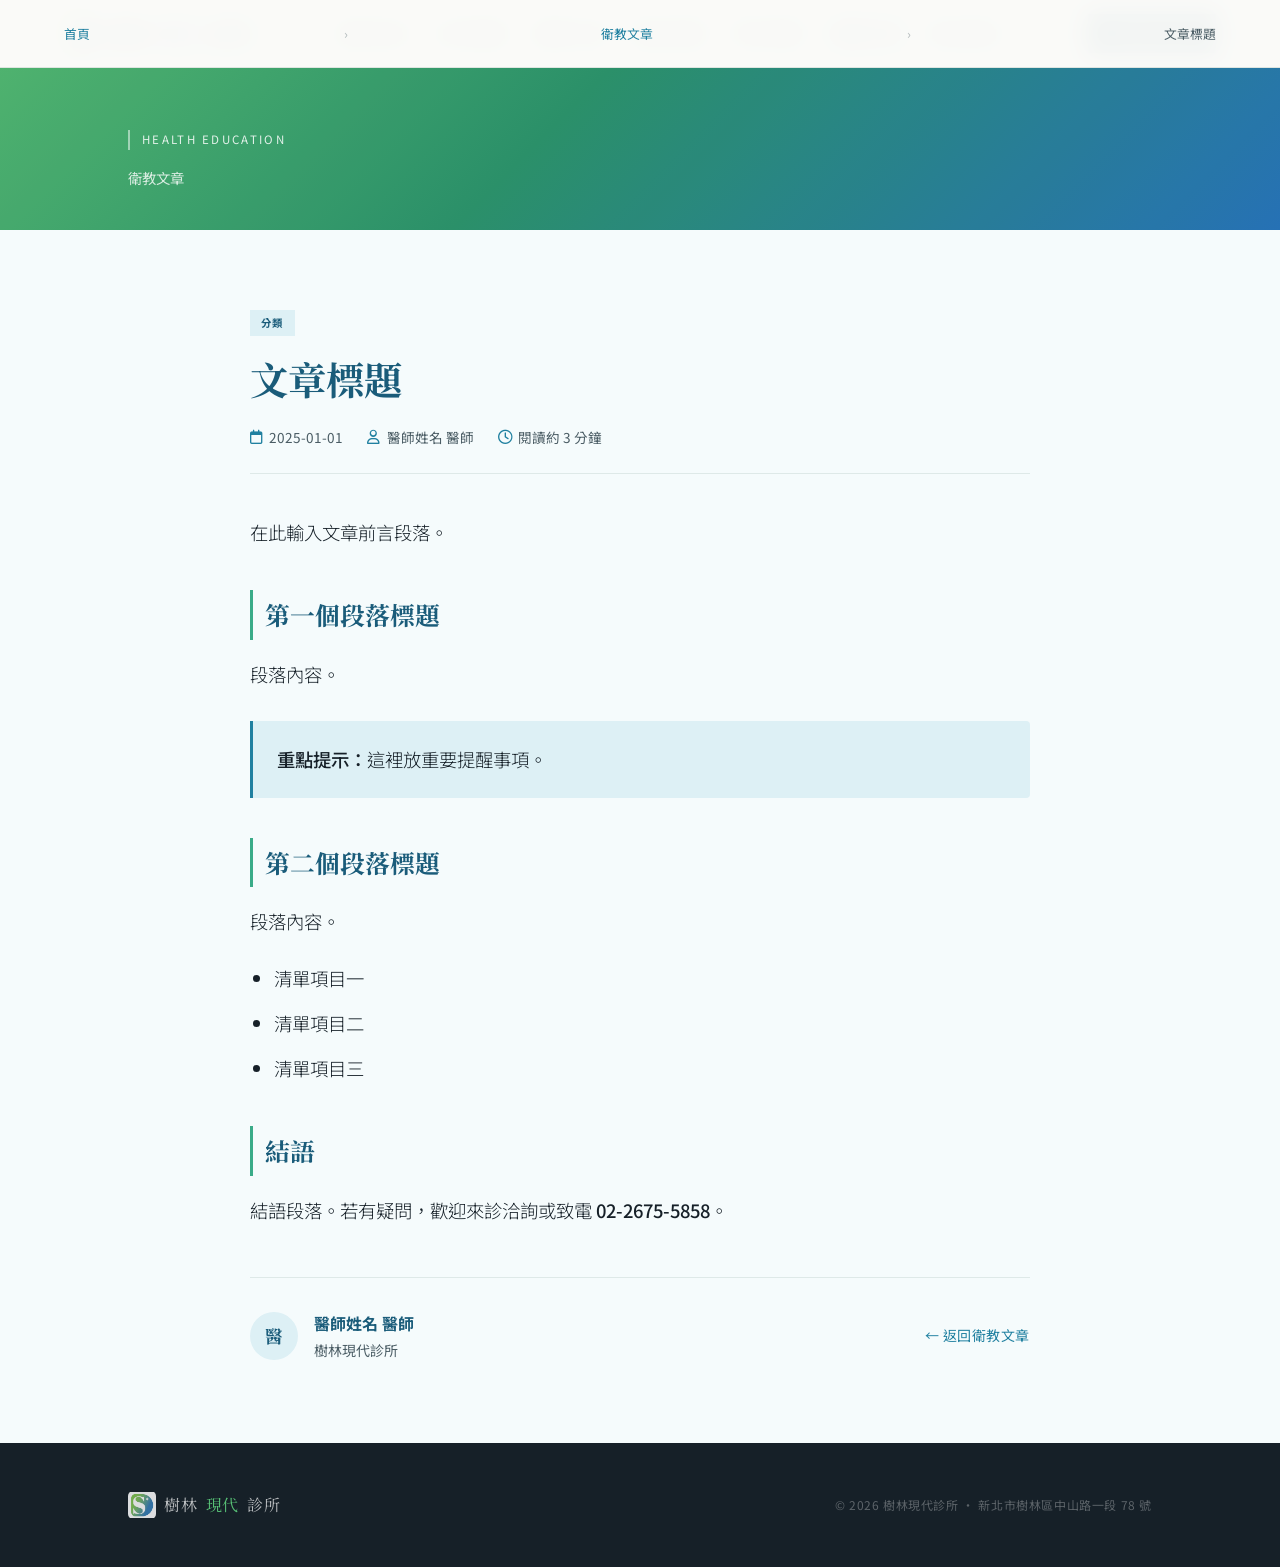
<file: article-template.html>
<!DOCTYPE html>
<html lang="zh-TW">
<head>
<meta charset="UTF-8">
<meta name="viewport" content="width=device-width, initial-scale=1.0">

<!-- ★ 改這裡：文章標題 -->
<title>文章標題 | 樹林現代診所</title>
<meta name="description" content="文章摘要（100~160字）">
<meta name="robots" content="noindex, nofollow">
<!-- ★ 改這裡：canonical 換成實際檔名 -->
<link rel="canonical" href="https://shulinsiandaiclinic.com.tw/article-XXXXX.html">
<meta property="og:image" content="https://shulinsiandaiclinic.com.tw/og-image.jpg">
<meta property="og:image:width" content="1200">
<meta property="og:image:height" content="630">

<link rel="preconnect" href="https://fonts.googleapis.com">
<link href="https://fonts.googleapis.com/css2?family=Noto+Serif+TC:wght@400;600;700&family=Noto+Sans+TC:wght@300;400;500;700&display=swap" rel="stylesheet">
<link rel="stylesheet" href="https://cdnjs.cloudflare.com/ajax/libs/font-awesome/6.5.0/css/all.min.css">
<link rel="stylesheet" href="styles.css">
<link rel="stylesheet" href="article.css">
<!-- ⚠️ 結構化資料：複製本範本新增文章後，下面兩段 JSON-LD 必須一併修改
     headline / description / url / datePublished / dateModified / author / keywords
     以及 BreadcrumbList 最後一項的 name，都要換成新文章的內容。
     改完可用 https://search.google.com/test/rich-results 驗證。 -->
<script type="application/ld+json">
{
  "@context": "https://schema.org",
  "@type": "MedicalWebPage",
  "headline": "文章標題",
  "description": "文章摘要（100~160字）",
  "url": "https://shulinsiandaiclinic.com.tw/article-XXXXX.html",
  "image": "https://shulinsiandaiclinic.com.tw/og-image.jpg",
  "inLanguage": "zh-TW",
  "datePublished": "2025-01-01",
  "dateModified": "2025-01-01",
  "author": {
    "@type": "Person",
    "name": "姓名",
    "jobTitle": "醫師",
    "affiliation": {
      "@type": "MedicalClinic",
      "name": "樹林現代診所",
      "url": "https://shulinsiandaiclinic.com.tw/"
    }
  },
  "publisher": {
    "@type": "MedicalClinic",
    "name": "樹林現代診所",
    "url": "https://shulinsiandaiclinic.com.tw/",
    "logo": {
      "@type": "ImageObject",
      "url": "https://shulinsiandaiclinic.com.tw/Logo.jpg"
    },
    "telephone": "+886-2-2675-5858",
    "address": {
      "@type": "PostalAddress",
      "streetAddress": "中山路一段78號",
      "addressLocality": "樹林區",
      "addressRegion": "新北市",
      "postalCode": "238",
      "addressCountry": "TW"
    }
  },
  "keywords": "分類",
  "isPartOf": {
    "@type": "WebSite",
    "name": "樹林現代診所",
    "url": "https://shulinsiandaiclinic.com.tw/"
  }
}
</script>
<script type="application/ld+json">
{
  "@context": "https://schema.org",
  "@type": "BreadcrumbList",
  "itemListElement": [
    {
      "@type": "ListItem",
      "position": 1,
      "name": "首頁",
      "item": "https://shulinsiandaiclinic.com.tw/"
    },
    {
      "@type": "ListItem",
      "position": 2,
      "name": "衛教文章",
      "item": "https://shulinsiandaiclinic.com.tw/health.html"
    },
    {
      "@type": "ListItem",
      "position": 3,
      "name": "文章標題"
    }
  ]
}
</script>
</head>
<body>

<!-- NAV -->
<nav>
  <a href="index.html" class="nav-logo">
    <img src="Logo.jpg" alt="logo" width="824" height="753">樹林<span>現代</span>診所</a>
  <ul class="nav-links" id="navLinks">
    <li><a href="index.html#news">最新消息</a></li>
    <li><a href="index.html#services">診所服務</a></li>
    <li><a href="index.html#doctors">醫師介紹</a></li>
    <li><a href="index.html#queue">看診號碼</a></li>
    <li><a href="index.html#hours">門診時間</a></li>
    <li><a href="health.html" class="active">衛教文章</a></li>
    <li><a href="media.html">影音資訊</a></li>
  </ul>
  <div class="nav-right">
    <a href="https://www.mainpi.com/query?i=3176" target="_blank" class="nav-cta">查詢看診號碼</a>
    <button class="nav-hamburger" id="navHamburger" aria-label="選單">
      <span></span><span></span><span></span>
    </button>
  </div>
</nav>

<!-- PAGE HERO (短版) -->
<div class="page-hero" style="padding-bottom:2.5rem;">
  <div class="page-hero-inner">
    <span class="page-hero-tag">HEALTH EDUCATION</span>
    <p style="color:rgba(255,255,255,0.8);font-size:0.9rem;">衛教文章</p>
  </div>
</div>

<!-- ARTICLE -->
<section class="article-page">
  <div class="article-layout">

    <!-- 麵包屑 -->
    <nav class="breadcrumb" aria-label="breadcrumb">
      <a href="index.html">首頁</a>
      <span class="breadcrumb-sep">›</span>
      <a href="health.html">衛教文章</a>
      <span class="breadcrumb-sep">›</span>
      <span>文章標題</span>  <!-- ★ 改這裡 -->
    </nav>

    <!-- 文章標頭 -->
    <header class="article-header">
      <div class="article-cats">
        <span class="article-cat-tag">分類</span>  <!-- ★ 改這裡，例如：腸胃鏡 -->
      </div>
      <h1 class="article-title">文章標題</h1>  <!-- ★ 改這裡 -->
      <div class="article-meta">
        <span class="article-meta-item"><i class="fa-regular fa-calendar"></i> 2025-01-01</span>  <!-- ★ 改日期 -->
        <span class="article-meta-item"><i class="fa-regular fa-user"></i> 醫師姓名 醫師</span>  <!-- ★ 改作者 -->
        <span class="article-meta-item"><i class="fa-regular fa-clock"></i> 閱讀約 3 分鐘</span>
      </div>
    </header>

    <!-- 特色圖片（可選，不需要就刪除這行）-->
    <!-- <img class="article-featured-img" src="IMAGE_FILE.jpg" alt="圖片描述"> -->

    <!-- ====== 文章本文 ====== -->
    <div class="article-body">

      <p>在此輸入文章前言段落。</p>

      <h2>第一個段落標題</h2>
      <p>段落內容。</p>

      <!-- 提示框範例 -->
      <div class="tip-box">
        <p><strong>重點提示：</strong>這裡放重要提醒事項。</p>
      </div>

      <h2>第二個段落標題</h2>
      <p>段落內容。</p>

      <ul>
        <li>清單項目一</li>
        <li>清單項目二</li>
        <li>清單項目三</li>
      </ul>

      <!-- 警告框範例 -->
      <!-- <div class="warning-box">
        <p><strong>注意：</strong>這裡放特別注意事項。</p>
      </div> -->

      <h2>結語</h2>
      <p>結語段落。若有疑問，歡迎來診洽詢或致電 <strong>02-2675-5858</strong>。</p>

    </div>
    <!-- ====== 文章本文結束 ====== -->

    <!-- 文章底部：作者 + 返回 -->
    <div class="article-footer">
      <div class="article-author">
        <div class="author-avatar">醫</div>  <!-- ★ 可換成醫師名字第一個字 -->
        <div>
          <strong>醫師姓名 醫師</strong>  <!-- ★ 改這裡 -->
          樹林現代診所
        </div>
      </div>
      <a href="health.html" class="btn-back">← 返回衛教文章</a>
    </div>

  </div>
</section>

<!-- FOOTER -->
<footer>
  <div class="footer-logo">
    <img src="Logo.jpg" alt="logo" width="824" height="753" loading="lazy" decoding="async">樹林<span>現代</span>診所
  </div>
  <div class="footer-copy">© 2026 樹林現代診所 ・ 新北市樹林區中山路一段 78 號</div>
</footer>

<script src="nav.js"></script>
</body>
</html>
</file>
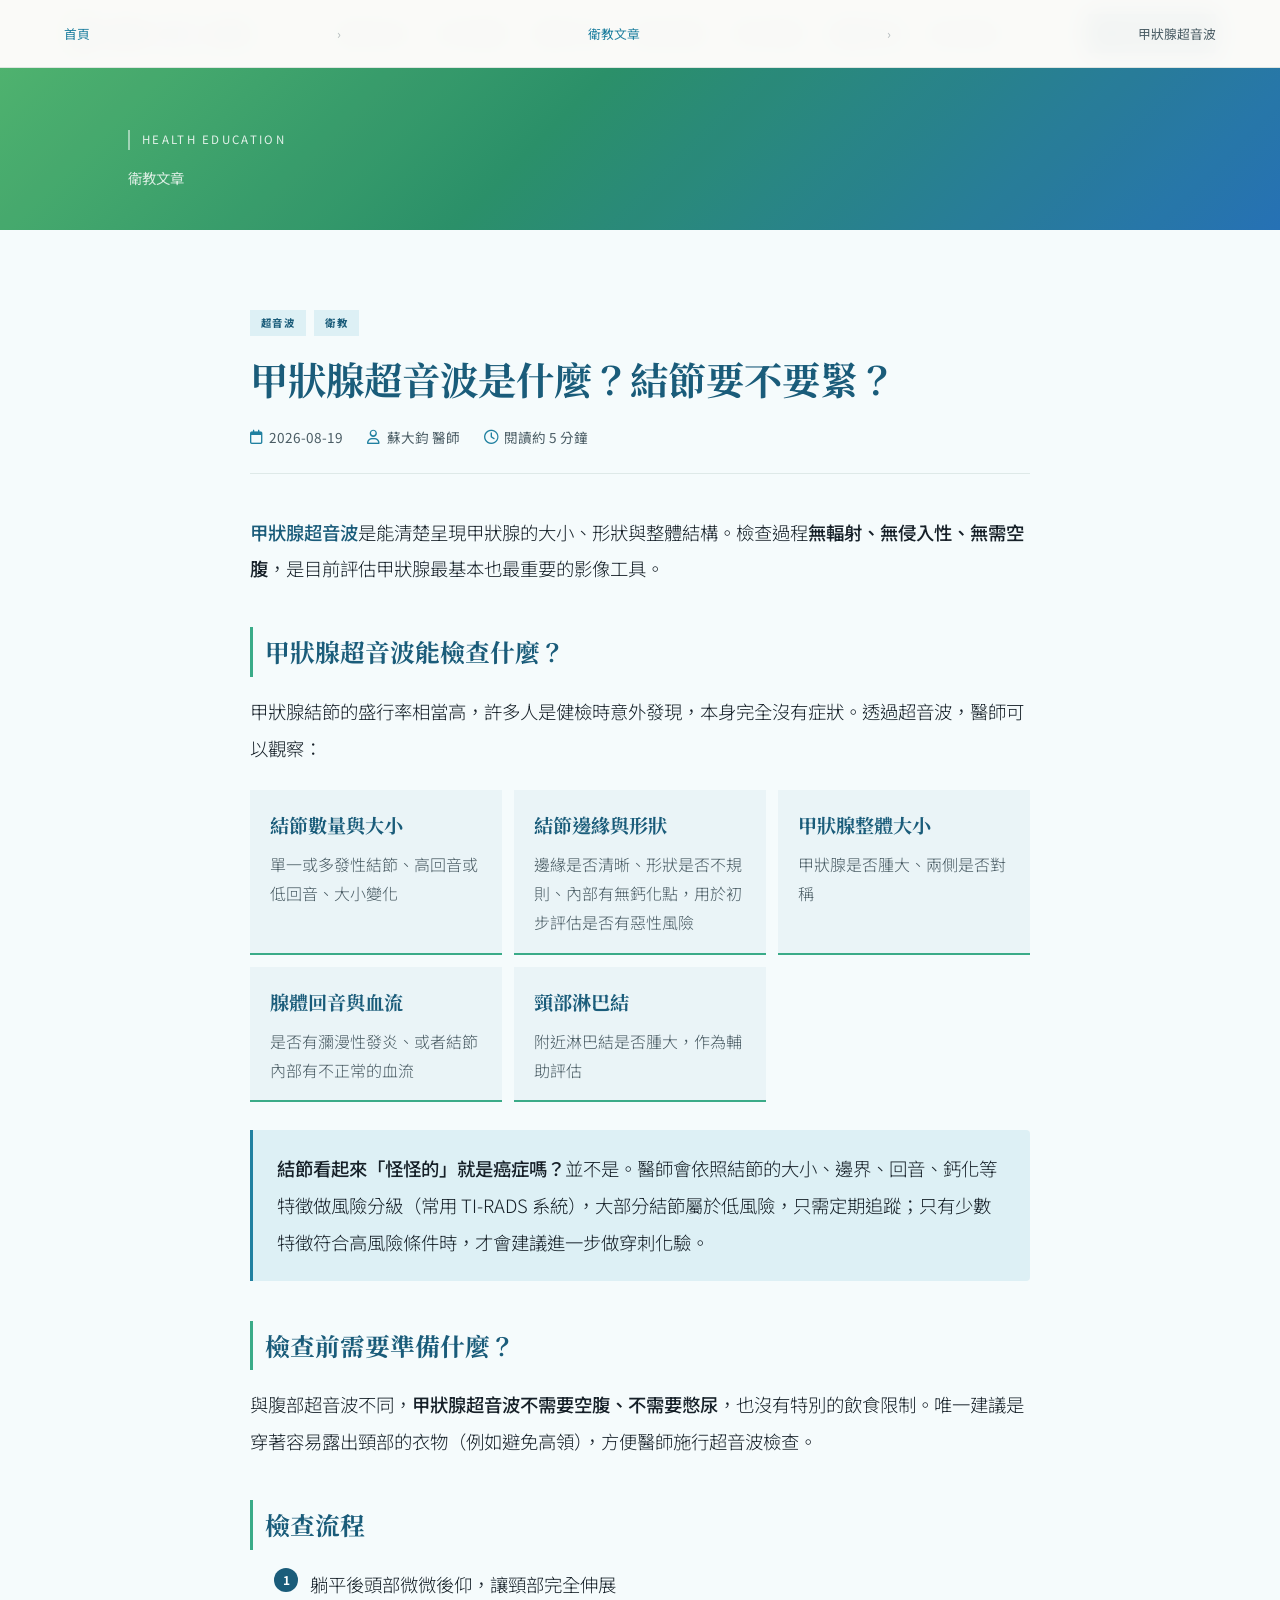
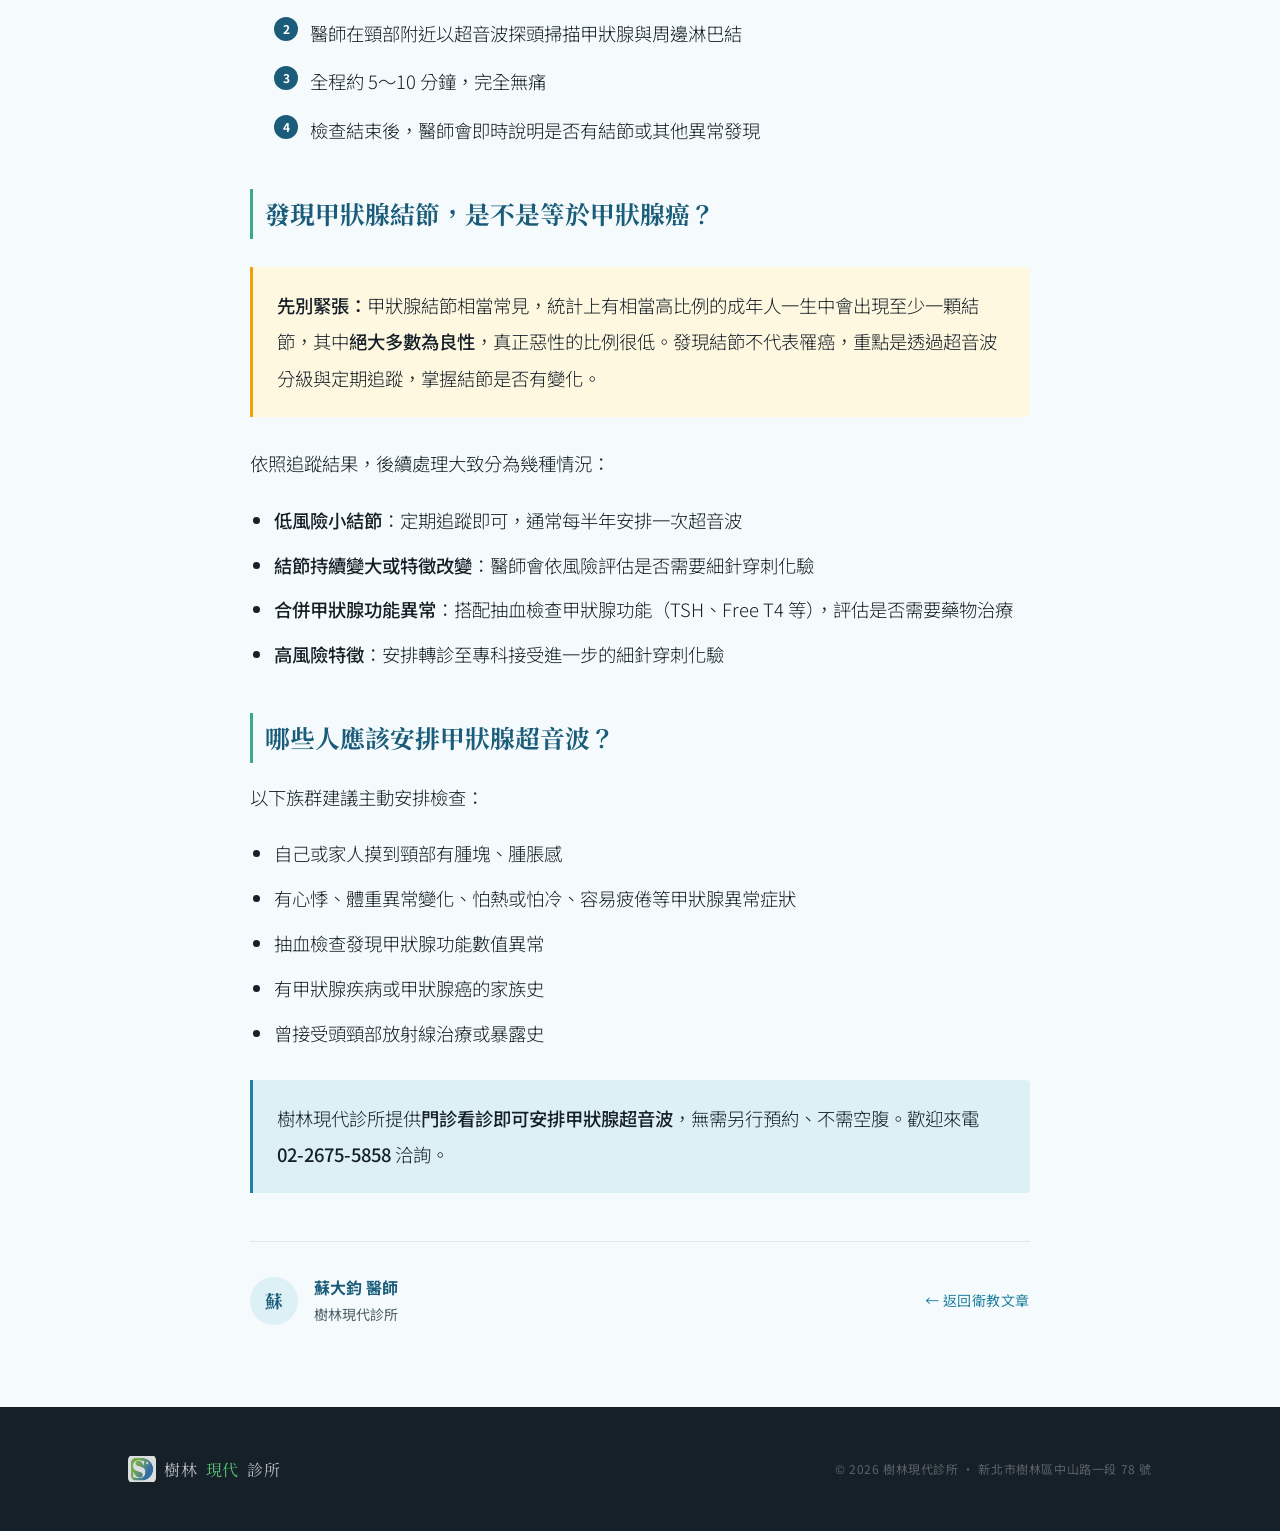
<file: article-thyroid-ultrasound.html>
<!DOCTYPE html>
<html lang="zh-TW">
<head>
<meta charset="UTF-8">
<meta name="viewport" content="width=device-width, initial-scale=1.0">
<title>甲狀腺超音波是什麼？結節要不要緊？完整檢查說明 | 樹林現代診所</title>
<meta name="description" content="甲狀腺超音波無輻射、無需空腹，可清楚評估甲狀腺結節、腫大與發炎狀況。本文由樹林現代診所醫師說明檢查適合對象、流程，以及發現結節後該如何看待。">
<meta name="robots" content="index, follow">
<link rel="canonical" href="https://shulinsiandaiclinic.com.tw/article-thyroid-ultrasound.html">
<meta property="og:title" content="甲狀腺超音波是什麼？結節要不要緊？完整檢查說明">
<meta property="og:description" content="甲狀腺超音波無輻射、無需空腹。了解檢查適合對象、流程，以及發現結節後該如何看待。">
<meta property="og:url" content="https://shulinsiandaiclinic.com.tw/article-thyroid-ultrasound.html">
<meta property="og:image" content="https://shulinsiandaiclinic.com.tw/og-image.jpg">
<meta property="og:image:width" content="1200">
<meta property="og:image:height" content="630">
<link rel="preconnect" href="https://fonts.googleapis.com">
<link href="https://fonts.googleapis.com/css2?family=Noto+Serif+TC:wght@400;600;700&family=Noto+Sans+TC:wght@300;400;500;700&display=swap" rel="stylesheet">
<link rel="stylesheet" href="https://cdnjs.cloudflare.com/ajax/libs/font-awesome/6.5.0/css/all.min.css">
<link rel="stylesheet" href="styles.css">
<link rel="stylesheet" href="article.css">
<script type="application/ld+json">
{
  "@context": "https://schema.org",
  "@type": "MedicalWebPage",
  "headline": "甲狀腺超音波是什麼？結節要不要緊？",
  "description": "甲狀腺超音波無輻射、無需空腹，可清楚評估甲狀腺結節、腫大與發炎狀況。本文由樹林現代診所醫師說明檢查適合對象、流程，以及發現結節後該如何看待。",
  "url": "https://shulinsiandaiclinic.com.tw/article-thyroid-ultrasound.html",
  "image": "https://shulinsiandaiclinic.com.tw/og-image.jpg",
  "inLanguage": "zh-TW",
  "datePublished": "2026-08-19",
  "dateModified": "2026-08-19",
  "author": {
    "@type": "Person",
    "name": "蘇大鈞",
    "jobTitle": "醫師",
    "affiliation": {
      "@type": "MedicalClinic",
      "name": "樹林現代診所",
      "url": "https://shulinsiandaiclinic.com.tw/"
    }
  },
  "publisher": {
    "@type": "MedicalClinic",
    "name": "樹林現代診所",
    "url": "https://shulinsiandaiclinic.com.tw/",
    "logo": {
      "@type": "ImageObject",
      "url": "https://shulinsiandaiclinic.com.tw/Logo.jpg"
    },
    "telephone": "+886-2-2675-5858",
    "address": {
      "@type": "PostalAddress",
      "streetAddress": "中山路一段78號",
      "addressLocality": "樹林區",
      "addressRegion": "新北市",
      "postalCode": "238",
      "addressCountry": "TW"
    }
  },
  "keywords": "超音波, 衛教",
  "isPartOf": {
    "@type": "WebSite",
    "name": "樹林現代診所",
    "url": "https://shulinsiandaiclinic.com.tw/"
  }
}
</script>
<script type="application/ld+json">
{
  "@context": "https://schema.org",
  "@type": "BreadcrumbList",
  "itemListElement": [
    {
      "@type": "ListItem",
      "position": 1,
      "name": "首頁",
      "item": "https://shulinsiandaiclinic.com.tw/"
    },
    {
      "@type": "ListItem",
      "position": 2,
      "name": "衛教文章",
      "item": "https://shulinsiandaiclinic.com.tw/health.html"
    },
    {
      "@type": "ListItem",
      "position": 3,
      "name": "甲狀腺超音波是什麼？結節要不要緊？"
    }
  ]
}
</script>
</head>
<body>

<!-- NAV -->
<nav>
  <a href="index.html" class="nav-logo">
    <img src="Logo.jpg" alt="logo" width="824" height="753">樹林<span>現代</span>診所</a>
  <ul class="nav-links" id="navLinks">
    <li><a href="index.html#news">最新消息</a></li>
    <li><a href="index.html#services">診所服務</a></li>
    <li><a href="index.html#doctors">醫師介紹</a></li>
    <li><a href="index.html#queue">看診號碼</a></li>
    <li><a href="index.html#hours">門診時間</a></li>
    <li><a href="health.html" class="active">衛教文章</a></li>
    <li><a href="media.html">影音資訊</a></li>
  </ul>
  <div class="nav-right">
    <a href="https://www.mainpi.com/query?i=3176" target="_blank" class="nav-cta">查詢看診號碼</a>
    <button class="nav-hamburger" id="navHamburger" aria-label="選單">
      <span></span><span></span><span></span>
    </button>
  </div>
</nav>

<!-- PAGE HERO -->
<div class="page-hero" style="padding-bottom:2.5rem;">
  <div class="page-hero-inner">
    <span class="page-hero-tag">HEALTH EDUCATION</span>
    <p style="color:rgba(255,255,255,0.8);font-size:0.9rem;">衛教文章</p>
  </div>
</div>

<!-- ARTICLE -->
<section class="article-page">
  <div class="article-layout">

    <!-- 麵包屑 -->
    <nav class="breadcrumb" aria-label="breadcrumb">
      <a href="index.html">首頁</a>
      <span class="breadcrumb-sep">›</span>
      <a href="health.html">衛教文章</a>
      <span class="breadcrumb-sep">›</span>
      <span>甲狀腺超音波</span>
    </nav>

    <!-- 文章標頭 -->
    <header class="article-header">
      <div class="article-cats">
        <span class="article-cat-tag">超音波</span>
        <span class="article-cat-tag">衛教</span>
      </div>
      <h1 class="article-title">甲狀腺超音波是什麼？結節要不要緊？</h1>
      <div class="article-meta">
        <span class="article-meta-item"><i class="fa-regular fa-calendar"></i> 2026-08-19</span>
        <span class="article-meta-item"><i class="fa-regular fa-user"></i> 蘇大鈞 醫師</span>
        <span class="article-meta-item"><i class="fa-regular fa-clock"></i> 閱讀約 5 分鐘</span>
      </div>
    </header>

    <!-- 文章本文 -->
    <div class="article-body">

      <p><em>甲狀腺超音波</em>是能清楚呈現甲狀腺的大小、形狀與整體結構。檢查過程<strong>無輻射、無侵入性、無需空腹</strong>，是目前評估甲狀腺最基本也最重要的影像工具。</p>

      <h2>甲狀腺超音波能檢查什麼？</h2>
      <p>甲狀腺結節的盛行率相當高，許多人是健檢時意外發現，本身完全沒有症狀。透過超音波，醫師可以觀察：</p>

      <div class="finding-grid">
        <div class="finding-card">
          <div class="finding-name">結節數量與大小</div>
          <p>單一或多發性結節、高回音或低回音、大小變化</p>
        </div>
        <div class="finding-card">
          <div class="finding-name">結節邊緣與形狀</div>
          <p>邊緣是否清晰、形狀是否不規則、內部有無鈣化點，用於初步評估是否有惡性風險</p>
        </div>
        <div class="finding-card">
          <div class="finding-name">甲狀腺整體大小</div>
          <p>甲狀腺是否腫大、兩側是否對稱</p>
        </div>
        <div class="finding-card">
          <div class="finding-name">腺體回音與血流</div>
          <p>是否有瀰漫性發炎、或者結節內部有不正常的血流</p>
        </div>
        <div class="finding-card">
          <div class="finding-name">頸部淋巴結</div>
          <p>附近淋巴結是否腫大，作為輔助評估</p>
        </div>
      </div>

      <div class="tip-box">
        <p><strong>結節看起來「怪怪的」就是癌症嗎？</strong>並不是。醫師會依照結節的大小、邊界、回音、鈣化等特徵做風險分級（常用 TI-RADS 系統），大部分結節屬於低風險，只需定期追蹤；只有少數特徵符合高風險條件時，才會建議進一步做穿刺化驗。</p>
      </div>

      <h2>檢查前需要準備什麼？</h2>
      <p>與腹部超音波不同，<strong>甲狀腺超音波不需要空腹、不需要憋尿</strong>，也沒有特別的飲食限制。唯一建議是穿著容易露出頸部的衣物（例如避免高領），方便醫師施行超音波檢查。</p>

      <h2>檢查流程</h2>
      <ol class="step-list">
        <li>躺平後頭部微微後仰，讓頸部完全伸展</li>
        <li>醫師在頸部附近以超音波探頭掃描甲狀腺與周邊淋巴結</li>
        <li>全程約 5～10 分鐘，完全無痛</li>
        <li>檢查結束後，醫師會即時說明是否有結節或其他異常發現</li>
      </ol>

      <h2>發現甲狀腺結節，是不是等於甲狀腺癌？</h2>
      <div class="warning-box">
        <p><strong>先別緊張：</strong>甲狀腺結節相當常見，統計上有相當高比例的成年人一生中會出現至少一顆結節，其中<strong>絕大多數為良性</strong>，真正惡性的比例很低。發現結節不代表罹癌，重點是透過超音波分級與定期追蹤，掌握結節是否有變化。</p>
      </div>
      <p>依照追蹤結果，後續處理大致分為幾種情況：</p>
      <ul>
        <li><strong>低風險小結節</strong>：定期追蹤即可，通常每半年安排一次超音波</li>
        <li><strong>結節持續變大或特徵改變</strong>：醫師會依風險評估是否需要細針穿刺化驗</li>
        <li><strong>合併甲狀腺功能異常</strong>：搭配抽血檢查甲狀腺功能（TSH、Free T4 等），評估是否需要藥物治療</li>
        <li><strong>高風險特徵</strong>：安排轉診至專科接受進一步的細針穿刺化驗</li>
      </ul>

      <h2>哪些人應該安排甲狀腺超音波？</h2>
      <p>以下族群建議主動安排檢查：</p>
      <ul>
        <li>自己或家人摸到頸部有腫塊、腫脹感</li>
        <li>有心悸、體重異常變化、怕熱或怕冷、容易疲倦等甲狀腺異常症狀</li>
        <li>抽血檢查發現甲狀腺功能數值異常</li>
        <li>有甲狀腺疾病或甲狀腺癌的家族史</li>
        <li>曾接受頭頸部放射線治療或暴露史</li>
      </ul>

      <div class="tip-box">
        <p>樹林現代診所提供<strong>門診看診即可安排甲狀腺超音波</strong>，無需另行預約、不需空腹。歡迎來電 <strong>02-2675-5858</strong> 洽詢。</p>
      </div>

    </div>

    <!-- 文章底部 -->
    <div class="article-footer">
      <div class="article-author">
        <div class="author-avatar">
          蘇</div>
        <div>
          <strong>蘇大鈞 醫師</strong>
          樹林現代診所
        </div>
      </div>
      <a href="health.html" class="btn-back">← 返回衛教文章</a>
    </div>

  </div>
</section>

<!-- FOOTER -->
<footer>
  <div class="footer-logo">
    <img src="Logo.jpg" alt="logo" width="824" height="753" loading="lazy" decoding="async">樹林<span>現代</span>診所
  </div>
  <div class="footer-copy">© 2026 樹林現代診所 ・ 新北市樹林區中山路一段 78 號</div>
</footer>

<script src="nav.js"></script>
</body>
</html>
</file>
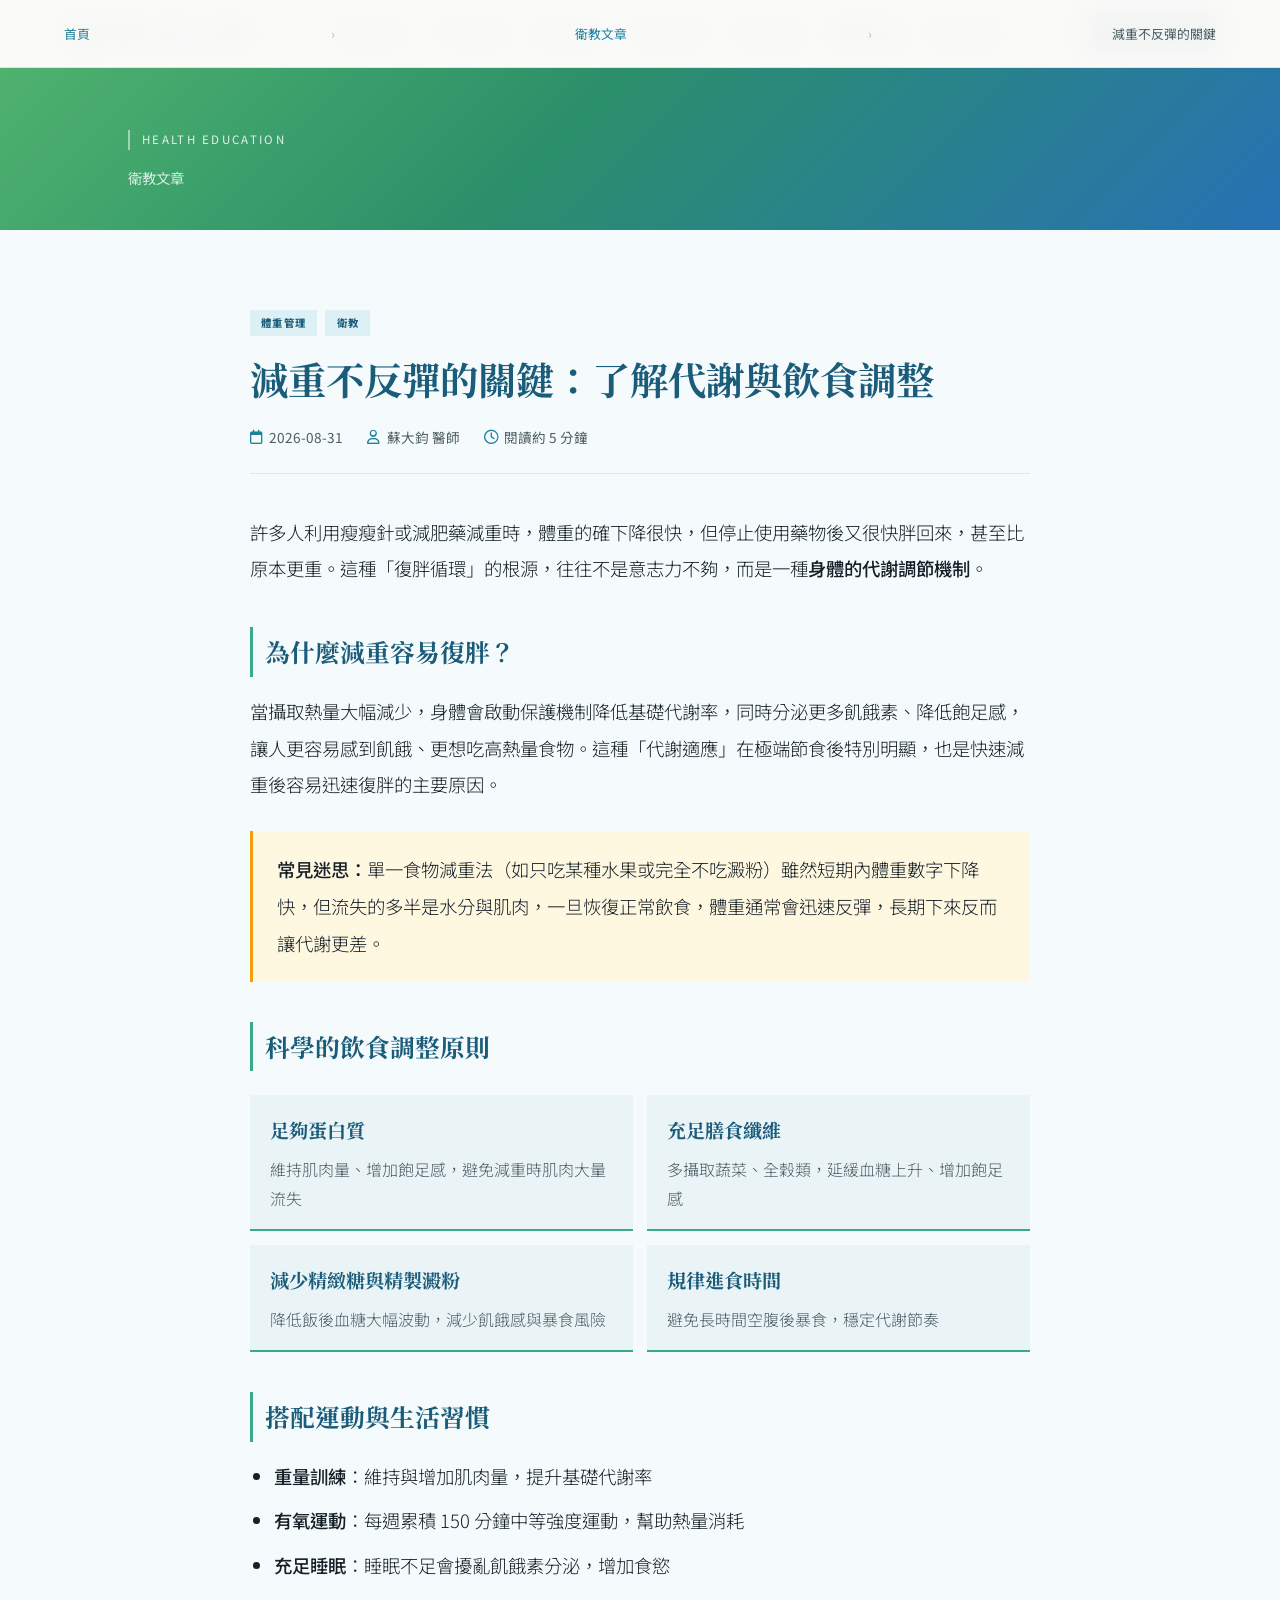
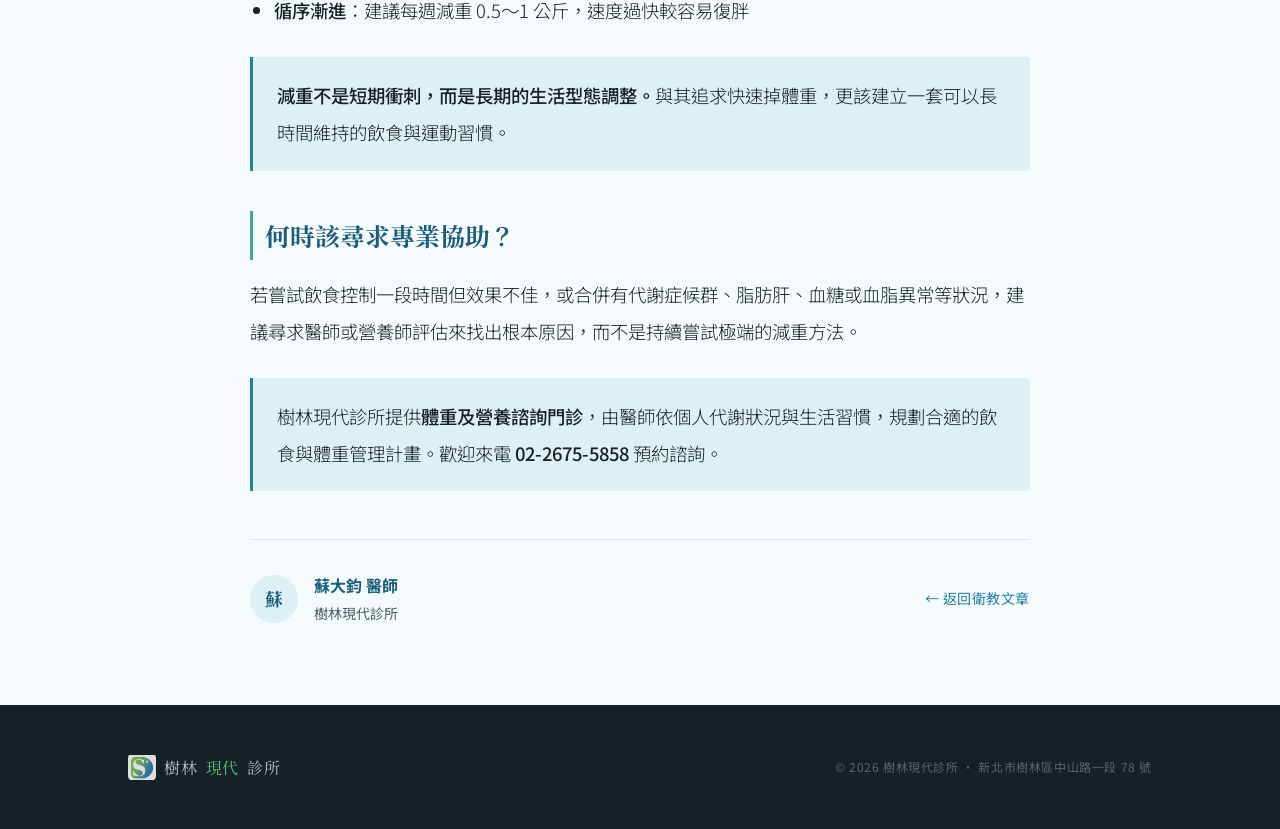
<file: article-weight-management.html>
<!DOCTYPE html>
<html lang="zh-TW">
<head>
<meta charset="UTF-8">
<meta name="viewport" content="width=device-width, initial-scale=1.0">
<title>減重不反彈的關鍵：了解代謝與飲食調整 | 樹林現代診所</title>
<meta name="description" content="許多人減重後容易復胖，原因往往在於錯誤的減重方式。本文由樹林現代診所醫師介紹科學的體重管理原則，搭配診所的專業營養諮詢服務。">
<meta name="robots" content="index, follow">
<link rel="canonical" href="https://shulinsiandaiclinic.com.tw/article-weight-management.html">
<meta property="og:title" content="減重不反彈的關鍵：了解代謝與飲食調整">
<meta property="og:description" content="許多人減重後容易復胖，原因往往在於錯誤的減重方式。本文介紹科學的體重管理原則，搭配診所的專業營養諮詢服務。">
<meta property="og:url" content="https://shulinsiandaiclinic.com.tw/article-weight-management.html">
<meta property="og:image" content="https://shulinsiandaiclinic.com.tw/og-image.jpg">
<meta property="og:image:width" content="1200">
<meta property="og:image:height" content="630">
<link rel="preconnect" href="https://fonts.googleapis.com">
<link href="https://fonts.googleapis.com/css2?family=Noto+Serif+TC:wght@400;600;700&family=Noto+Sans+TC:wght@300;400;500;700&display=swap" rel="stylesheet">
<link rel="stylesheet" href="https://cdnjs.cloudflare.com/ajax/libs/font-awesome/6.5.0/css/all.min.css">
<link rel="stylesheet" href="styles.css">
<link rel="stylesheet" href="article.css">
<style>
  /* 本篇專屬：finding 卡片固定兩欄、間距略大 */
  .finding-grid { grid-template-columns: repeat(2, 1fr); gap: 0.9rem; }
  @media (max-width: 768px) { .finding-grid { grid-template-columns: 1fr; } }
</style>
<script type="application/ld+json">
{
  "@context": "https://schema.org",
  "@type": "MedicalWebPage",
  "headline": "減重不反彈的關鍵：了解代謝與飲食調整",
  "description": "許多人減重後容易復胖，原因往往在於錯誤的減重方式。本文由樹林現代診所醫師介紹科學的體重管理原則，搭配診所的專業營養諮詢服務。",
  "url": "https://shulinsiandaiclinic.com.tw/article-weight-management.html",
  "image": "https://shulinsiandaiclinic.com.tw/og-image.jpg",
  "inLanguage": "zh-TW",
  "datePublished": "2026-08-31",
  "dateModified": "2026-08-31",
  "author": {
    "@type": "Person",
    "name": "蘇大鈞",
    "jobTitle": "醫師",
    "affiliation": {
      "@type": "MedicalClinic",
      "name": "樹林現代診所",
      "url": "https://shulinsiandaiclinic.com.tw/"
    }
  },
  "publisher": {
    "@type": "MedicalClinic",
    "name": "樹林現代診所",
    "url": "https://shulinsiandaiclinic.com.tw/",
    "logo": {
      "@type": "ImageObject",
      "url": "https://shulinsiandaiclinic.com.tw/Logo.jpg"
    },
    "telephone": "+886-2-2675-5858",
    "address": {
      "@type": "PostalAddress",
      "streetAddress": "中山路一段78號",
      "addressLocality": "樹林區",
      "addressRegion": "新北市",
      "postalCode": "238",
      "addressCountry": "TW"
    }
  },
  "keywords": "體重管理, 衛教",
  "isPartOf": {
    "@type": "WebSite",
    "name": "樹林現代診所",
    "url": "https://shulinsiandaiclinic.com.tw/"
  }
}
</script>
<script type="application/ld+json">
{
  "@context": "https://schema.org",
  "@type": "BreadcrumbList",
  "itemListElement": [
    {
      "@type": "ListItem",
      "position": 1,
      "name": "首頁",
      "item": "https://shulinsiandaiclinic.com.tw/"
    },
    {
      "@type": "ListItem",
      "position": 2,
      "name": "衛教文章",
      "item": "https://shulinsiandaiclinic.com.tw/health.html"
    },
    {
      "@type": "ListItem",
      "position": 3,
      "name": "減重不反彈的關鍵：了解代謝與飲食調整"
    }
  ]
}
</script>
</head>
<body>

<!-- NAV -->
<nav>
  <a href="index.html" class="nav-logo">
    <img src="Logo.jpg" alt="logo" width="824" height="753">樹林<span>現代</span>診所</a>
  <ul class="nav-links" id="navLinks">
    <li><a href="index.html#news">最新消息</a></li>
    <li><a href="index.html#services">診所服務</a></li>
    <li><a href="index.html#doctors">醫師介紹</a></li>
    <li><a href="index.html#queue">看診號碼</a></li>
    <li><a href="index.html#hours">門診時間</a></li>
    <li><a href="health.html" class="active">衛教文章</a></li>
    <li><a href="media.html">影音資訊</a></li>
  </ul>
  <div class="nav-right">
    <a href="https://www.mainpi.com/query?i=3176" target="_blank" class="nav-cta">查詢看診號碼</a>
    <button class="nav-hamburger" id="navHamburger" aria-label="選單">
      <span></span><span></span><span></span>
    </button>
  </div>
</nav>

<!-- PAGE HERO -->
<div class="page-hero" style="padding-bottom:2.5rem;">
  <div class="page-hero-inner">
    <span class="page-hero-tag">HEALTH EDUCATION</span>
    <p style="color:rgba(255,255,255,0.8);font-size:0.9rem;">衛教文章</p>
  </div>
</div>

<!-- ARTICLE -->
<section class="article-page">
  <div class="article-layout">

    <!-- 麵包屑 -->
    <nav class="breadcrumb" aria-label="breadcrumb">
      <a href="index.html">首頁</a>
      <span class="breadcrumb-sep">›</span>
      <a href="health.html">衛教文章</a>
      <span class="breadcrumb-sep">›</span>
      <span>減重不反彈的關鍵</span>
    </nav>

    <!-- 文章標頭 -->
    <header class="article-header">
      <div class="article-cats">
        <span class="article-cat-tag">體重管理</span>
        <span class="article-cat-tag">衛教</span>
      </div>
      <h1 class="article-title">減重不反彈的關鍵：了解代謝與飲食調整</h1>
      <div class="article-meta">
        <span class="article-meta-item"><i class="fa-regular fa-calendar"></i> 2026-08-31</span>
        <span class="article-meta-item"><i class="fa-regular fa-user"></i> 蘇大鈞 醫師</span>
        <span class="article-meta-item"><i class="fa-regular fa-clock"></i> 閱讀約 5 分鐘</span>
      </div>
    </header>

    <!-- 文章本文 -->
    <div class="article-body">

      <p>許多人利用瘦瘦針或減肥藥減重時，體重的確下降很快，但停止使用藥物後又很快胖回來，甚至比原本更重。這種「復胖循環」的根源，往往不是意志力不夠，而是一種<strong>身體的代謝調節機制</strong>。</p>

      <h2>為什麼減重容易復胖？</h2>
      <p>當攝取熱量大幅減少，身體會啟動保護機制降低基礎代謝率，同時分泌更多飢餓素、降低飽足感，讓人更容易感到飢餓、更想吃高熱量食物。這種「代謝適應」在極端節食後特別明顯，也是快速減重後容易迅速復胖的主要原因。</p>

      <div class="warning-box">
        <p><strong>常見迷思：</strong>單一食物減重法（如只吃某種水果或完全不吃澱粉）雖然短期內體重數字下降快，但流失的多半是水分與肌肉，一旦恢復正常飲食，體重通常會迅速反彈，長期下來反而讓代謝更差。</p>
      </div>

      <h2>科學的飲食調整原則</h2>
      <div class="finding-grid">
        <div class="finding-card">
          <div class="finding-name">足夠蛋白質</div>
          <p>維持肌肉量、增加飽足感，避免減重時肌肉大量流失</p>
        </div>
        <div class="finding-card">
          <div class="finding-name">充足膳食纖維</div>
          <p>多攝取蔬菜、全穀類，延緩血糖上升、增加飽足感</p>
        </div>
        <div class="finding-card">
          <div class="finding-name">減少精緻糖與精製澱粉</div>
          <p>降低飯後血糖大幅波動，減少飢餓感與暴食風險</p>
        </div>
        <div class="finding-card">
          <div class="finding-name">規律進食時間</div>
          <p>避免長時間空腹後暴食，穩定代謝節奏</p>
        </div>
      </div>

      <h2>搭配運動與生活習慣</h2>
      <ul>
        <li><strong>重量訓練</strong>：維持與增加肌肉量，提升基礎代謝率</li>
        <li><strong>有氧運動</strong>：每週累積 150 分鐘中等強度運動，幫助熱量消耗</li>
        <li><strong>充足睡眠</strong>：睡眠不足會擾亂飢餓素分泌，增加食慾</li>
        <li><strong>循序漸進</strong>：建議每週減重 0.5～1 公斤，速度過快較容易復胖</li>
      </ul>

      <div class="tip-box">
        <p><strong>減重不是短期衝刺，而是長期的生活型態調整。</strong>與其追求快速掉體重，更該建立一套可以長時間維持的飲食與運動習慣。</p>
      </div>

      <h2>何時該尋求專業協助？</h2>
      <p>若嘗試飲食控制一段時間但效果不佳，或合併有代謝症候群、脂肪肝、血糖或血脂異常等狀況，建議尋求醫師或營養師評估來找出根本原因，而不是持續嘗試極端的減重方法。</p>

      <div class="tip-box">
        <p>樹林現代診所提供<strong>體重及營養諮詢門診</strong>，由醫師依個人代謝狀況與生活習慣，規劃合適的飲食與體重管理計畫。歡迎來電 <strong>02-2675-5858</strong> 預約諮詢。</p>
      </div>

    </div>

    <!-- 文章底部 -->
    <div class="article-footer">
      <div class="article-author">
        <div class="author-avatar">蘇</div>
        <div>
          <strong>蘇大鈞 醫師</strong>
          樹林現代診所
        </div>
      </div>
      <a href="health.html" class="btn-back">← 返回衛教文章</a>
    </div>

  </div>
</section>

<!-- FOOTER -->
<footer>
  <div class="footer-logo">
    <img src="Logo.jpg" alt="logo" width="824" height="753" loading="lazy" decoding="async">樹林<span>現代</span>診所
  </div>
  <div class="footer-copy">© 2026 樹林現代診所 ・ 新北市樹林區中山路一段 78 號</div>
</footer>

<script src="nav.js"></script>
</body>
</html>
</file>
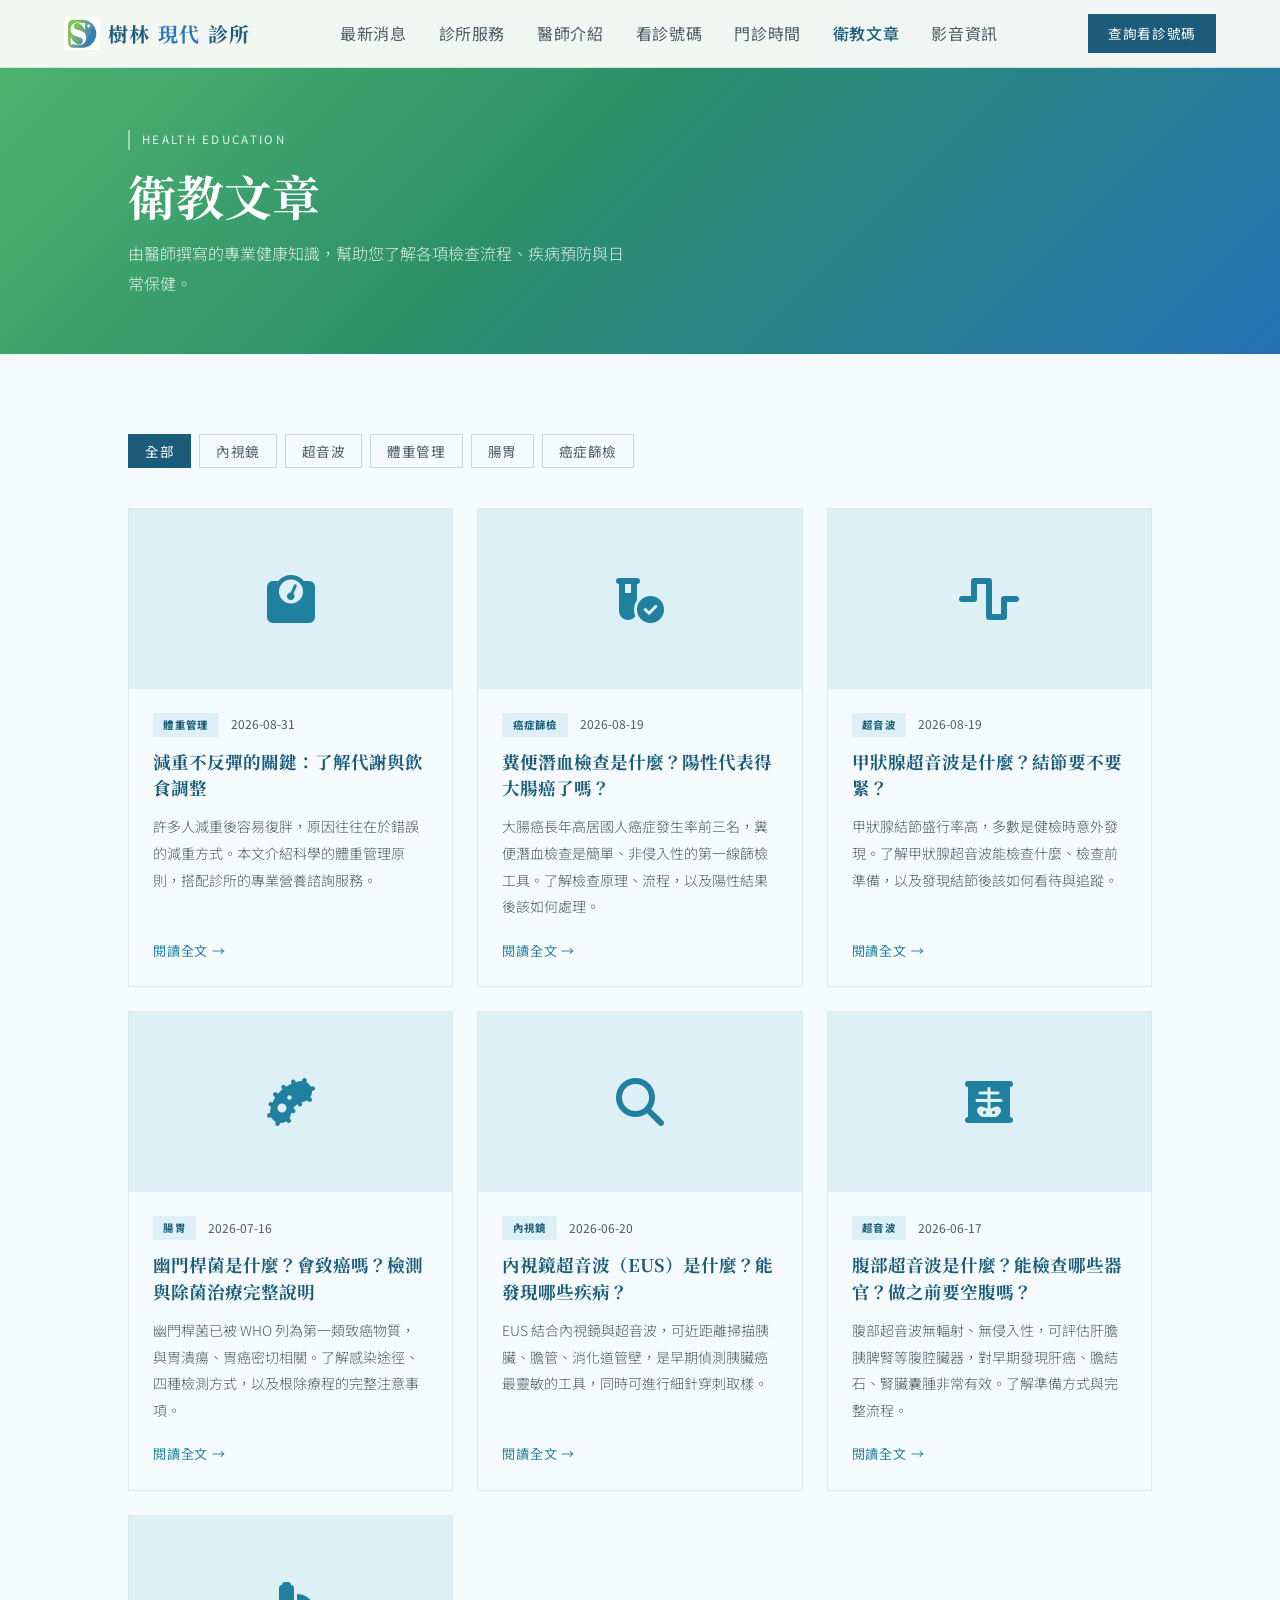
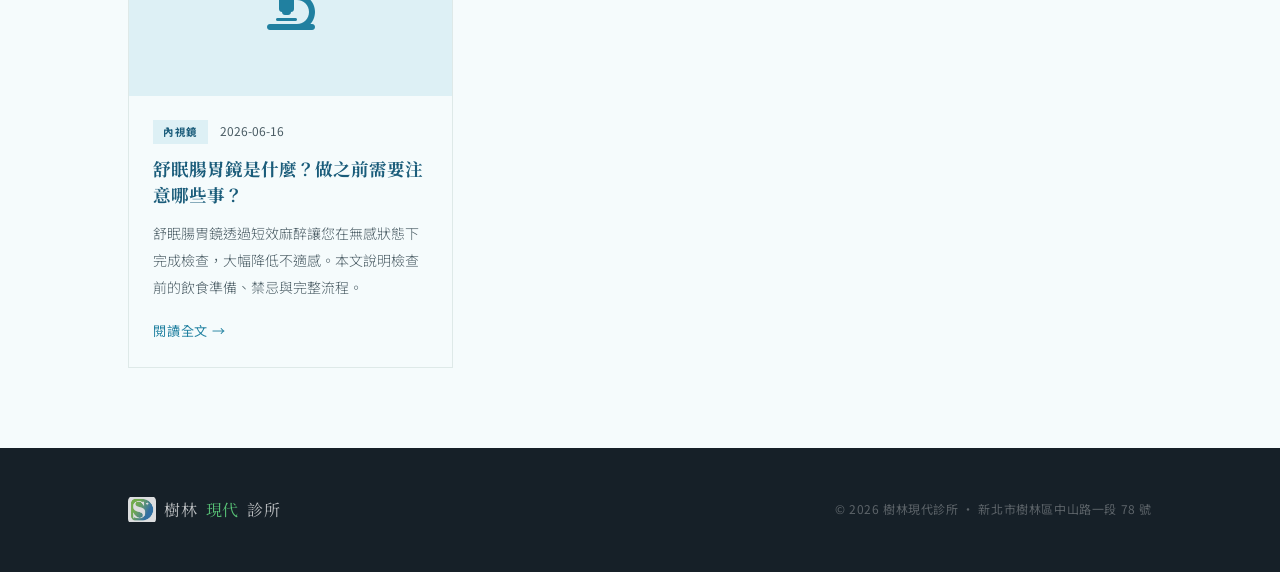
<file: health.html>
<!DOCTYPE html>
<html lang="zh-TW">
<head>
<meta charset="UTF-8">
<meta name="viewport" content="width=device-width, initial-scale=1.0">
<title>衛教文章 | 樹林現代診所</title>
<meta name="description" content="樹林現代診所醫師撰寫的衛教文章，涵蓋腸胃鏡、超音波、慢性病管理、兒科及體重管理等健康知識。">
<meta name="robots" content="index, follow">
<link rel="canonical" href="https://shulinsiandaiclinic.com.tw/health.html">
<meta property="og:title" content="衛教文章 | 樹林現代診所">
<meta property="og:description" content="由醫師撰寫的專業衛教資訊，幫助您了解各項檢查與疾病預防知識。">
<meta property="og:url" content="https://shulinsiandaiclinic.com.tw/health.html">
<meta property="og:image" content="https://shulinsiandaiclinic.com.tw/og-image.jpg">
<meta property="og:image:width" content="1200">
<meta property="og:image:height" content="630">
<link rel="preconnect" href="https://fonts.googleapis.com">
<link href="https://fonts.googleapis.com/css2?family=Noto+Serif+TC:wght@400;600;700&family=Noto+Sans+TC:wght@300;400;500;700&display=swap" rel="stylesheet">
<link rel="stylesheet" href="https://cdnjs.cloudflare.com/ajax/libs/font-awesome/6.5.0/css/all.min.css">
<link rel="stylesheet" href="styles.css">
<style>
  /* ---- 文章列表頁 ---- */
  .articles-section { background: var(--white); }

  .filter-bar { display: flex; gap: 0.5rem; flex-wrap: wrap; margin-bottom: 2.5rem; }
  .filter-btn {
    padding: 0.35rem 1rem; border: 1px solid rgba(26,74,58,0.2);
    background: transparent; color: var(--gray-text);
    font-family: var(--sans); font-size: 0.85rem; cursor: pointer;
    transition: all 0.2s; letter-spacing: 0.04em;
  }
  .filter-btn:hover, .filter-btn.active {
    background: var(--green-deep); color: #fff; border-color: var(--green-deep);
  }

  .articles-grid {
    display: grid;
    grid-template-columns: repeat(auto-fill, minmax(300px, 1fr));
    gap: 1.5rem;
  }

  .article-card {
    border: 1px solid rgba(26,74,58,0.1); background: var(--white);
    transition: box-shadow 0.2s, transform 0.2s;
    display: flex; flex-direction: column;
  }
  .article-card:hover { box-shadow: 0 8px 32px rgba(26,74,58,0.1); transform: translateY(-3px); }

  .article-card-img {
    height: 180px; background: var(--green-pale);
    display: flex; align-items: center; justify-content: center;
    font-size: 3rem; color: var(--green-mid); overflow: hidden;
  }
  .article-card-img img { width: 100%; height: 100%; object-fit: cover; }

  .article-card-body { padding: 1.5rem; flex: 1; display: flex; flex-direction: column; }
  .article-card-meta { display: flex; align-items: center; gap: 0.75rem; margin-bottom: 0.75rem; flex-wrap: wrap; }
  .article-cat {
    font-size: 0.65rem; font-weight: 700; letter-spacing: 0.12em;
    background: var(--green-pale); color: var(--green-deep); padding: 0.2rem 0.65rem;
  }
  .article-date { font-size: 0.75rem; color: var(--gray-text); }

  .article-card-title {
    font-family: var(--serif); font-size: 1.1rem; font-weight: 700;
    color: var(--green-deep); line-height: 1.5; margin-bottom: 0.75rem;
  }
  .article-card-excerpt {
    font-size: 0.875rem; color: var(--gray-text); line-height: 1.9;
    font-weight: 300; flex: 1; margin-bottom: 1.25rem;
  }
  .article-card-link {
    font-size: 0.82rem; color: var(--green-mid); text-decoration: none;
    letter-spacing: 0.06em; display: inline-flex; align-items: center; gap: 0.35rem;
    transition: color 0.2s;
  }
  .article-card-link:hover { color: var(--green-deep); }

  @media (max-width: 768px) {
    .articles-grid { grid-template-columns: 1fr; }
  }
</style>
</head>
<body>

<!-- NAV -->
<nav>
  <a href="index.html" class="nav-logo">
    <img src="Logo.jpg" alt="logo" width="824" height="753">樹林<span>現代</span>診所</a>
  <ul class="nav-links" id="navLinks">
    <li><a href="index.html#news">最新消息</a></li>
    <li><a href="index.html#services">診所服務</a></li>
    <li><a href="index.html#doctors">醫師介紹</a></li>
    <li><a href="index.html#queue">看診號碼</a></li>
    <li><a href="index.html#hours">門診時間</a></li>
    <li><a href="health.html" class="active">衛教文章</a></li>
    <li><a href="media.html">影音資訊</a></li>
  </ul>
  <div class="nav-right">
    <a href="https://www.mainpi.com/query?i=3176" target="_blank" class="nav-cta">查詢看診號碼</a>
    <button class="nav-hamburger" id="navHamburger" aria-label="選單">
      <span></span><span></span><span></span>
    </button>
  </div>
</nav>

<!-- PAGE HERO -->
<div class="page-hero">
  <div class="page-hero-inner">
    <span class="page-hero-tag">HEALTH EDUCATION</span>
    <h1 class="page-hero-title">衛教文章</h1>
    <p class="page-hero-desc">由醫師撰寫的專業健康知識，幫助您了解各項檢查流程、疾病預防與日常保健。</p>
  </div>
</div>

<!-- ARTICLES -->
<section class="articles-section">

  <!-- 分類篩選 -->
  <div class="filter-bar">
    <button class="filter-btn active" data-cat="all">全部</button>
    <button class="filter-btn" data-cat="內視鏡">內視鏡</button>
    <button class="filter-btn" data-cat="超音波">超音波</button>
    <button class="filter-btn" data-cat="體重管理">體重管理</button>
    <button class="filter-btn" data-cat="腸胃">腸胃</button>
    <button class="filter-btn" data-cat="癌症篩檢">癌症篩檢</button>
  </div>

  <div class="articles-grid" id="articlesGrid">

    <!-- ===== 文章卡片 — 請依此格式新增 ===== -->

    <article class="article-card" data-cat="體重管理">
      <div class="article-card-img">
        <i class="fa-solid fa-weight-scale"></i>
      </div>
      <div class="article-card-body">
        <div class="article-card-meta">
          <span class="article-cat">體重管理</span>
          <span class="article-date">2026-08-31</span>
        </div>
        <h2 class="article-card-title">減重不反彈的關鍵：了解代謝與飲食調整</h2>
        <p class="article-card-excerpt">許多人減重後容易復胖，原因往往在於錯誤的減重方式。本文介紹科學的體重管理原則，搭配診所的專業營養諮詢服務。</p>
        <a href="article-weight-management.html" class="article-card-link">閱讀全文 →</a>
      </div>
    </article>

    <article class="article-card" data-cat="腸胃 癌症篩檢">
      <div class="article-card-img">
        <i class="fa-solid fa-vial-circle-check"></i>
      </div>
      <div class="article-card-body">
        <div class="article-card-meta">
          <span class="article-cat">癌症篩檢</span>
          <span class="article-date">2026-08-19</span>
        </div>
        <h2 class="article-card-title">糞便潛血檢查是什麼？陽性代表得大腸癌了嗎？</h2>
        <p class="article-card-excerpt">大腸癌長年高居國人癌症發生率前三名，糞便潛血檢查是簡單、非侵入性的第一線篩檢工具。了解檢查原理、流程，以及陽性結果後該如何處理。</p>
        <a href="article-fobt.html" class="article-card-link">閱讀全文 →</a>
      </div>
    </article>

    <article class="article-card" data-cat="超音波">
      <div class="article-card-img">
        <i class="fa-solid fa-wave-square"></i>
      </div>
      <div class="article-card-body">
        <div class="article-card-meta">
          <span class="article-cat">超音波</span>
          <span class="article-date">2026-08-19</span>
        </div>
        <h2 class="article-card-title">甲狀腺超音波是什麼？結節要不要緊？</h2>
        <p class="article-card-excerpt">甲狀腺結節盛行率高，多數是健檢時意外發現。了解甲狀腺超音波能檢查什麼、檢查前準備，以及發現結節後該如何看待與追蹤。</p>
        <a href="article-thyroid-ultrasound.html" class="article-card-link">閱讀全文 →</a>
      </div>
    </article>

    <article class="article-card" data-cat="腸胃 癌症篩檢">
      <div class="article-card-img">
        <i class="fa-solid fa-bacterium"></i>
      </div>
      <div class="article-card-body">
        <div class="article-card-meta">
          <span class="article-cat">腸胃</span>
          <span class="article-date">2026-07-16</span>
        </div>
        <h2 class="article-card-title">幽門桿菌是什麼？會致癌嗎？檢測與除菌治療完整說明</h2>
        <p class="article-card-excerpt">幽門桿菌已被 WHO 列為第一類致癌物質，與胃潰瘍、胃癌密切相關。了解感染途徑、四種檢測方式，以及根除療程的完整注意事項。</p>
        <a href="article-h-pylori.html" class="article-card-link">閱讀全文 →</a>
      </div>
    </article>

    <article class="article-card" data-cat="內視鏡">
      <div class="article-card-img">
        <i class="fa-solid fa-magnifying-glass"></i>
      </div>
      <div class="article-card-body">
        <div class="article-card-meta">
          <span class="article-cat">內視鏡</span>
          <span class="article-date">2026-06-20</span>
        </div>
        <h2 class="article-card-title">內視鏡超音波（EUS）是什麼？能發現哪些疾病？</h2>
        <p class="article-card-excerpt">EUS 結合內視鏡與超音波，可近距離掃描胰臟、膽管、消化道管壁，是早期偵測胰臟癌最靈敏的工具，同時可進行細針穿刺取樣。</p>
        <a href="article-eus.html" class="article-card-link">閱讀全文 →</a>
      </div>
    </article>

    <article class="article-card" data-cat="超音波">
      <div class="article-card-img">
        <i class="fa-solid fa-x-ray"></i>
      </div>
      <div class="article-card-body">
        <div class="article-card-meta">
          <span class="article-cat">超音波</span>
          <span class="article-date">2026-06-17</span>
        </div>
        <h2 class="article-card-title">腹部超音波是什麼？能檢查哪些器官？做之前要空腹嗎？</h2>
        <p class="article-card-excerpt">腹部超音波無輻射、無侵入性，可評估肝膽胰脾腎等腹腔臟器，對早期發現肝癌、膽結石、腎臟囊腫非常有效。了解準備方式與完整流程。</p>
        <a href="article-abdominal-ultrasound.html" class="article-card-link">閱讀全文 →</a>
      </div>
    </article>

    <article class="article-card" data-cat="內視鏡">
      <div class="article-card-img">
        <i class="fa-solid fa-microscope"></i>
      </div>
      <div class="article-card-body">
        <div class="article-card-meta">
          <span class="article-cat">內視鏡</span>
          <span class="article-date">2026-06-16</span>
        </div>
        <h2 class="article-card-title">舒眠腸胃鏡是什麼？做之前需要注意哪些事？</h2>
        <p class="article-card-excerpt">舒眠腸胃鏡透過短效麻醉讓您在無感狀態下完成檢查，大幅降低不適感。本文說明檢查前的飲食準備、禁忌與完整流程。</p>
        <a href="article-endoscopy.html" class="article-card-link">閱讀全文 →</a>
      </div>
    </article>

    <!-- ===== 在上方依格式新增新文章卡片 ===== -->

  </div>

</section>

<!-- FOOTER -->
<footer>
  <div class="footer-logo">
    <img src="Logo.jpg" alt="logo" width="824" height="753" loading="lazy" decoding="async">樹林<span>現代</span>診所
  </div>
  <div class="footer-copy">© 2026 樹林現代診所 ・ 新北市樹林區中山路一段 78 號</div>
</footer>

<script src="nav.js"></script>
<script>
  // Filter
  const filterBtns = document.querySelectorAll('.filter-btn');
  const cards = document.querySelectorAll('.article-card');
  filterBtns.forEach(btn => {
    btn.addEventListener('click', () => {
      filterBtns.forEach(b => b.classList.remove('active'));
      btn.classList.add('active');
      const cat = btn.dataset.cat;
      cards.forEach(card => {
        const cardCats = card.dataset.cat.split(' ');
        card.style.display = (cat === 'all' || cardCats.includes(cat)) ? '' : 'none';
      });
    });
  });
</script>
</body>
</html>
</file>
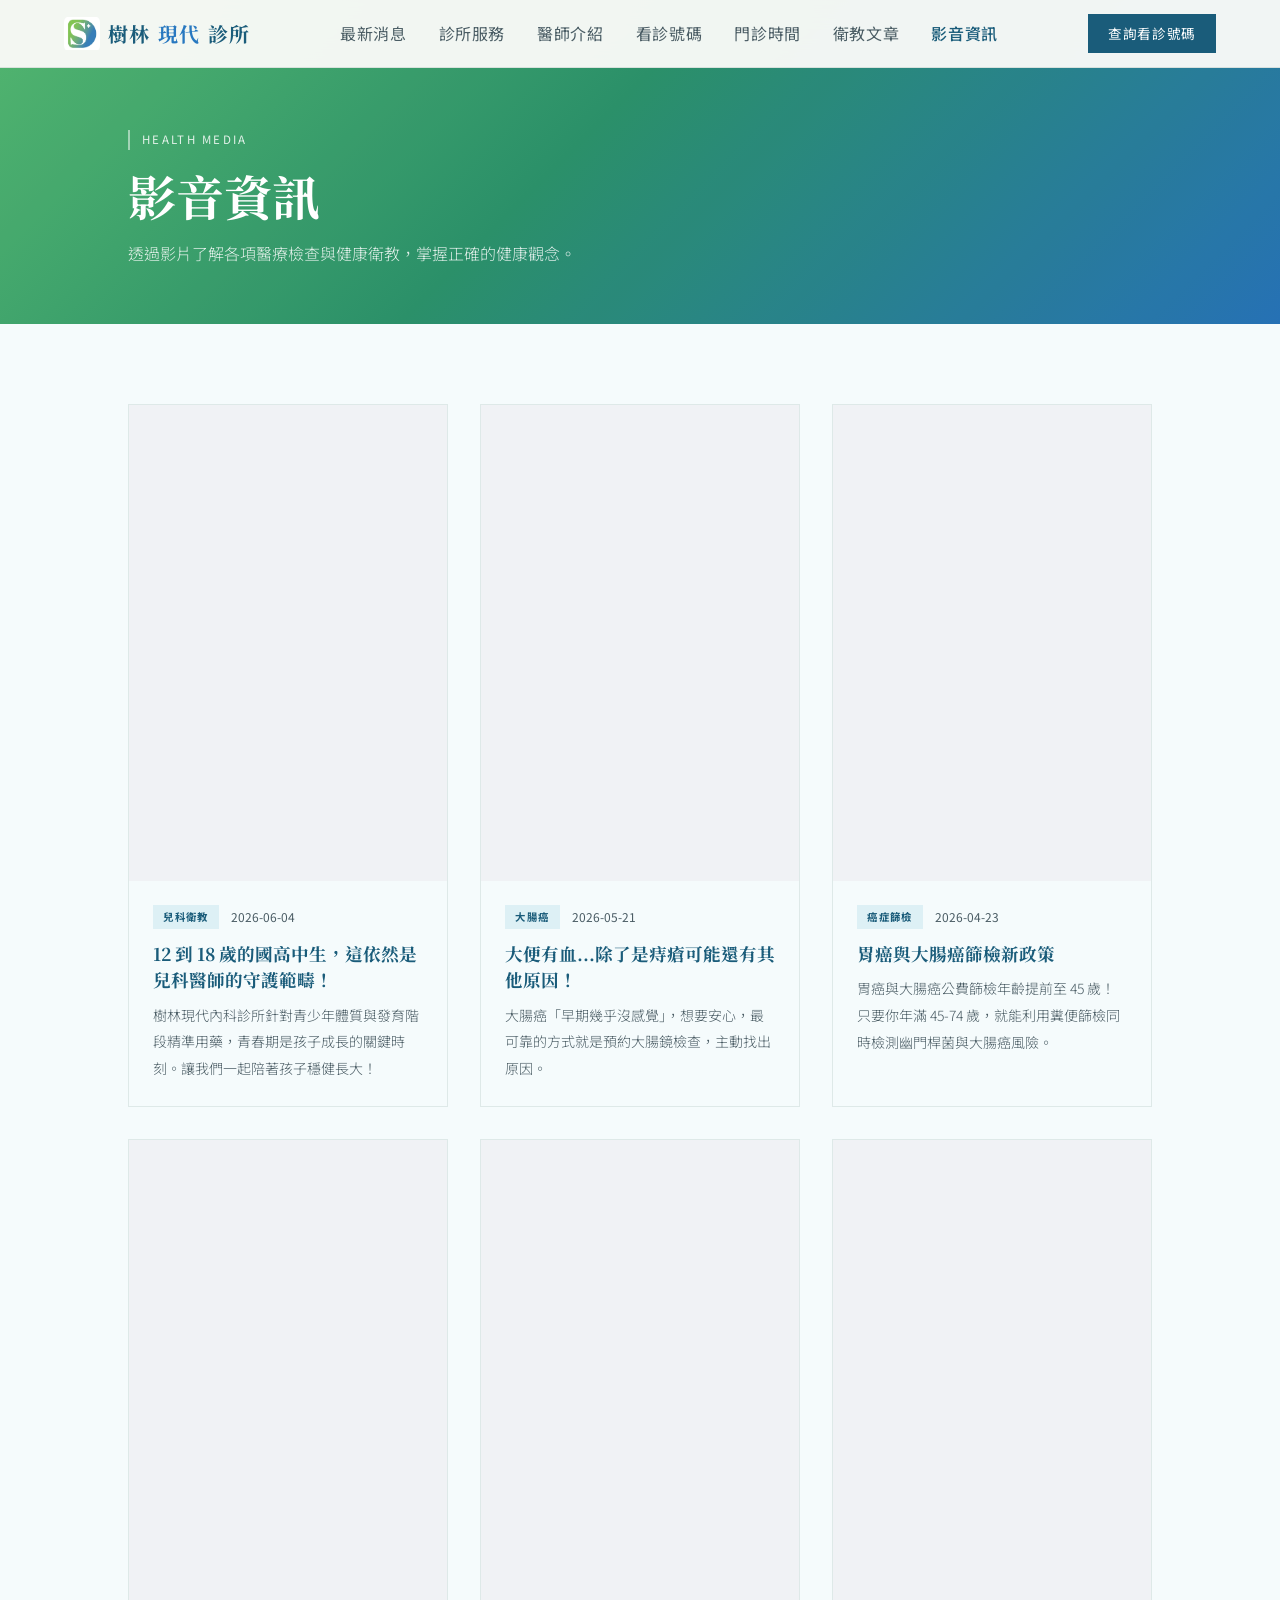
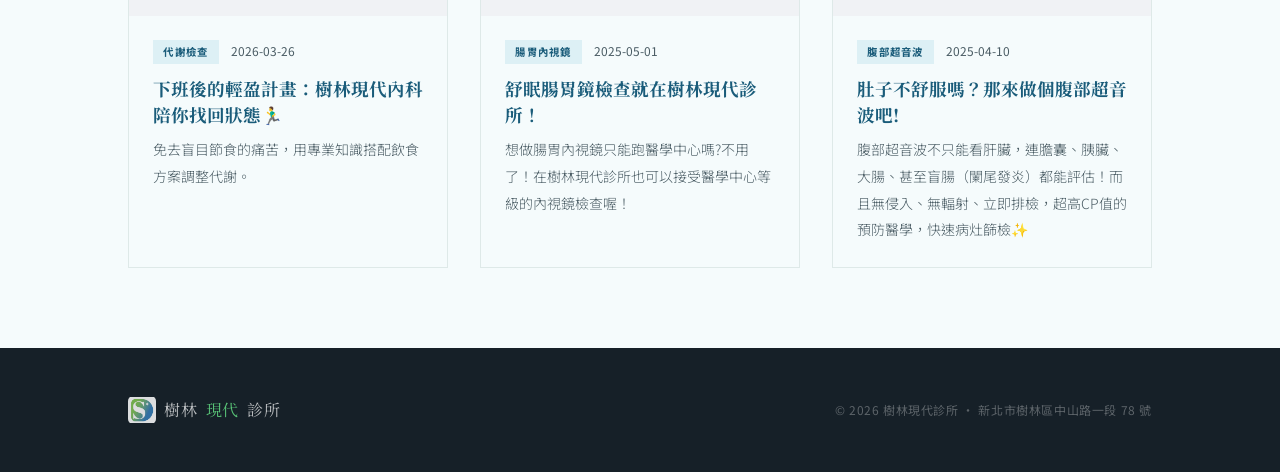
<file: media.html>
<!DOCTYPE html>
<html lang="zh-TW">
<head>
<meta charset="UTF-8">
<meta name="viewport" content="width=device-width, initial-scale=1.0">
<title>影音資訊 | 樹林現代診所</title>
<meta name="description" content="樹林現代診所影音衛教資訊，包含腸胃鏡、超音波及各項健康主題影片。">
<meta name="robots" content="index, follow">
<link rel="canonical" href="https://shulinsiandaiclinic.com.tw/media.html">
<meta property="og:title" content="影音資訊 | 樹林現代診所">
<meta property="og:description" content="樹林現代診所的衛教影音與診所介紹影片，帶您認識舒眠腸胃鏡、內視鏡超音波等檢查與診所環境。">
<meta property="og:url" content="https://shulinsiandaiclinic.com.tw/media.html">
<meta property="og:image" content="https://shulinsiandaiclinic.com.tw/og-image.jpg">
<meta property="og:image:width" content="1200">
<meta property="og:image:height" content="630">
<!-- 結構化資料：新增/刪除影片卡片時，ItemList 要一起維護 -->
<script type="application/ld+json">
{
  "@context": "https://schema.org",
  "@type": "CollectionPage",
  "name": "影音資訊",
  "url": "https://shulinsiandaiclinic.com.tw/media.html",
  "description": "樹林現代診所的衛教影音與診所介紹影片，帶您認識舒眠腸胃鏡、內視鏡超音波等檢查與診所環境。",
  "inLanguage": "zh-TW",
  "isPartOf": {
    "@type": "WebSite",
    "name": "樹林現代診所",
    "url": "https://shulinsiandaiclinic.com.tw/"
  },
  "publisher": {
    "@type": "MedicalClinic",
    "name": "樹林現代診所",
    "url": "https://shulinsiandaiclinic.com.tw/"
  },
  "mainEntity": {
    "@type": "ItemList",
    "name": "衛教影音",
    "numberOfItems": 6,
    "itemListOrder": "https://schema.org/ItemListOrderDescending",
    "itemListElement": [
      {
        "@type": "ListItem",
        "position": 1,
        "item": {
          "@type": "VideoObject",
          "name": "12 到 18 歲的國高中生，這依然是兒科醫師的守護範疇！",
          "description": "樹林現代內科診所針對青少年體質與發育階段精準用藥，青春期是孩子成長的關鍵時刻。讓我們一起陪著孩子穩健長大！",
          "uploadDate": "2026-06-04",
          "embedUrl": "https://www.facebook.com/plugins/video.php?height=476&href=https%3A%2F%2Fwww.facebook.com%2Freel%2F1025810800012359%2F&show_text=false&width=267&t=0",
          "genre": "兒科衛教",
          "publisher": {
            "@type": "MedicalClinic",
            "name": "樹林現代診所",
            "url": "https://shulinsiandaiclinic.com.tw/"
          }
        }
      },
      {
        "@type": "ListItem",
        "position": 2,
        "item": {
          "@type": "VideoObject",
          "name": "大便有血...除了是痔瘡可能還有其他原因！",
          "description": "大腸癌「早期幾乎沒感覺」，想要安心，最可靠的方式就是預約大腸鏡檢查，主動找出原因。",
          "uploadDate": "2026-05-21",
          "embedUrl": "https://www.facebook.com/plugins/video.php?height=476&href=https%3A%2F%2Fwww.facebook.com%2Freel%2F2494204257695066%2F&show_text=false&width=267&t=0",
          "genre": "大腸癌",
          "publisher": {
            "@type": "MedicalClinic",
            "name": "樹林現代診所",
            "url": "https://shulinsiandaiclinic.com.tw/"
          }
        }
      },
      {
        "@type": "ListItem",
        "position": 3,
        "item": {
          "@type": "VideoObject",
          "name": "胃癌與大腸癌篩檢新政策",
          "description": "胃癌與大腸癌公費篩檢年齡提前至 45 歲！只要你年滿 45-74 歲，就能利用糞便篩檢同時檢測幽門桿菌與大腸癌風險。",
          "uploadDate": "2026-04-23",
          "embedUrl": "https://www.facebook.com/plugins/video.php?height=476&href=https%3A%2F%2Fwww.facebook.com%2Freel%2F25953624534314707%2F&show_text=false&width=267&t=0",
          "genre": "癌症篩檢",
          "publisher": {
            "@type": "MedicalClinic",
            "name": "樹林現代診所",
            "url": "https://shulinsiandaiclinic.com.tw/"
          }
        }
      },
      {
        "@type": "ListItem",
        "position": 4,
        "item": {
          "@type": "VideoObject",
          "name": "下班後的輕盈計畫：樹林現代內科陪你找回狀態🏃‍♂️",
          "description": "免去盲目節食的痛苦，用專業知識搭配飲食方案調整代謝。",
          "uploadDate": "2026-03-26",
          "embedUrl": "https://www.facebook.com/plugins/video.php?height=476&href=https%3A%2F%2Fwww.facebook.com%2Freel%2F965542839388994%2F&show_text=false&width=267&t=0",
          "genre": "代謝檢查",
          "publisher": {
            "@type": "MedicalClinic",
            "name": "樹林現代診所",
            "url": "https://shulinsiandaiclinic.com.tw/"
          }
        }
      },
      {
        "@type": "ListItem",
        "position": 5,
        "item": {
          "@type": "VideoObject",
          "name": "舒眠腸胃鏡檢查就在樹林現代診所！",
          "description": "想做腸胃內視鏡只能跑醫學中心嗎?不用了！在樹林現代診所也可以接受醫學中心等級的內視鏡檢查喔！",
          "uploadDate": "2025-05-01",
          "embedUrl": "https://www.facebook.com/plugins/video.php?height=476&href=https%3A%2F%2Fwww.facebook.com%2Freel%2F1424413052146791%2F&show_text=false&width=267&t=0",
          "genre": "腸胃內視鏡",
          "publisher": {
            "@type": "MedicalClinic",
            "name": "樹林現代診所",
            "url": "https://shulinsiandaiclinic.com.tw/"
          }
        }
      },
      {
        "@type": "ListItem",
        "position": 6,
        "item": {
          "@type": "VideoObject",
          "name": "肚子不舒服嗎？那來做個腹部超音波吧!",
          "description": "腹部超音波不只能看肝臟，連膽囊、胰臟、大腸、甚至盲腸（闌尾發炎）都能評估！而且無侵入、無輻射、立即排檢，超高CP值的預防醫學，快速病灶篩檢✨",
          "uploadDate": "2025-04-10",
          "embedUrl": "https://www.facebook.com/plugins/video.php?height=476&href=https%3A%2F%2Fwww.facebook.com%2Freel%2F1920103558738136%2F&show_text=false&width=267&t=0",
          "genre": "腹部超音波",
          "publisher": {
            "@type": "MedicalClinic",
            "name": "樹林現代診所",
            "url": "https://shulinsiandaiclinic.com.tw/"
          }
        }
      }
    ]
  }
}
</script>
<script type="application/ld+json">
{
  "@context": "https://schema.org",
  "@type": "BreadcrumbList",
  "itemListElement": [
    {
      "@type": "ListItem",
      "position": 1,
      "name": "首頁",
      "item": "https://shulinsiandaiclinic.com.tw/"
    },
    {
      "@type": "ListItem",
      "position": 2,
      "name": "影音資訊",
      "item": "https://shulinsiandaiclinic.com.tw/media.html"
    }
  ]
}
</script>
<link rel="preconnect" href="https://fonts.googleapis.com">
<link href="https://fonts.googleapis.com/css2?family=Noto+Serif+TC:wght@400;600;700&family=Noto+Sans+TC:wght@300;400;500;700&display=swap" rel="stylesheet">
<link rel="stylesheet" href="https://cdnjs.cloudflare.com/ajax/libs/font-awesome/6.5.0/css/all.min.css">
<link rel="stylesheet" href="styles.css">
<style>
  .media-section { background: var(--white); }

  .media-grid {
    display: grid;
    grid-template-columns: repeat(3, 1fr);
    gap: 2rem;
  }

  .media-card {
    border: 1px solid rgba(26,74,58,0.1); background: var(--white);
    overflow: hidden; transition: box-shadow 0.2s;
  }
  .media-card:hover { box-shadow: 0 8px 32px rgba(26,74,58,0.1); }

  /* Facebook embed wrapper */
  .media-embed {
    background: #f0f2f5;
    display: flex; justify-content: center; align-items: flex-start;
    min-height: 300px; overflow: hidden;
  }
  .media-card-body { padding: 1.5rem; }
  .media-card-meta { display: flex; align-items: center; gap: 0.75rem; margin-bottom: 0.75rem; flex-wrap: wrap; }
  .media-cat {
    font-size: 0.65rem; font-weight: 700; letter-spacing: 0.12em;
    background: var(--green-pale); color: var(--green-deep); padding: 0.2rem 0.65rem;
  }
  .media-date { font-size: 0.75rem; color: var(--gray-text); }
  .media-card-title {
    font-family: var(--serif); font-size: 1.1rem; font-weight: 700;
    color: var(--green-deep); line-height: 1.5; margin-bottom: 0.5rem;
  }
  .media-card-desc {
    font-size: 0.875rem; color: var(--gray-text); line-height: 1.9; font-weight: 300;
  }

  @media (max-width: 1024px) {
    .media-grid { grid-template-columns: repeat(2, 1fr); }
  }
  @media (max-width: 600px) {
    .media-grid { grid-template-columns: 1fr; }
  }
</style>
</head>
<body>

<!-- NAV -->
<nav>
  <a href="index.html" class="nav-logo">
    <img src="Logo.jpg" alt="logo" width="824" height="753">樹林<span>現代</span>診所</a>
  <ul class="nav-links" id="navLinks">
    <li><a href="index.html#news">最新消息</a></li>
    <li><a href="index.html#services">診所服務</a></li>
    <li><a href="index.html#doctors">醫師介紹</a></li>
    <li><a href="index.html#queue">看診號碼</a></li>
    <li><a href="index.html#hours">門診時間</a></li>
    <li><a href="health.html">衛教文章</a></li>
    <li><a href="media.html" class="active">影音資訊</a></li>
  </ul>
  <div class="nav-right">
    <a href="https://www.mainpi.com/query?i=3176" target="_blank" class="nav-cta">查詢看診號碼</a>
    <button class="nav-hamburger" id="navHamburger" aria-label="選單">
      <span></span><span></span><span></span>
    </button>
  </div>
</nav>

<!-- PAGE HERO -->
<div class="page-hero">
  <div class="page-hero-inner">
    <span class="page-hero-tag">HEALTH MEDIA</span>
    <h1 class="page-hero-title">影音資訊</h1>
    <p class="page-hero-desc">透過影片了解各項醫療檢查與健康衛教，掌握正確的健康觀念。</p>
  </div>
</div>

<!-- MEDIA GRID -->
<section class="media-section">
  <div class="media-grid">

    <!-- ===== 影片卡片範本 ===== -->
    <!--
      嵌入 Facebook 影片步驟：
      1. 到 FB 粉絲頁找到影片 / Reel，點「⋯」→「嵌入」→ 複製程式碼
      2. 把下面任一張 media-card 整塊複製，貼到 media-grid 最上面（卡片依日期降冪排列）
      3. 只替換 iframe src 裡 href= 後面那段編碼後的影片網址，其餘參數不用動
      4. 改掉 media-cat（分類）、media-date（日期）、media-card-title、media-card-desc
      5. 新 iframe 要保留 loading="lazy"，title 改成該片的標題（無障礙用）
      6. 到 <head> 的 JSON-LD（ItemList）補一筆 VideoObject，position 從 1 重新排好
      註：這頁全部用 iframe 嵌入，不需要 Facebook SDK；
          分類標籤是這頁自己的一組用字，與 health.html 的篩選分類無關。
    -->

    <div class="media-card">
      <div class="media-embed" style="min-height:476px;">
        <iframe src="https://www.facebook.com/plugins/video.php?height=476&href=https%3A%2F%2Fwww.facebook.com%2Freel%2F1025810800012359%2F&show_text=false&width=267&t=0"
          width="267" height="476"
          style="border:none;overflow:hidden"
          scrolling="no" frameborder="0"
          allowfullscreen="true"
          allow="autoplay; clipboard-write; encrypted-media; picture-in-picture; web-share"
          title="12 到 18 歲的國高中生，這依然是兒科醫師的守護範疇！" loading="lazy">
        </iframe>
      </div>
      <div class="media-card-body">
        <div class="media-card-meta">
          <span class="media-cat">兒科衛教</span>
          <span class="media-date">2026-06-04</span>
        </div>
        <h2 class="media-card-title">12 到 18 歲的國高中生，這依然是兒科醫師的守護範疇！</h2>
        <p class="media-card-desc">樹林現代內科診所針對青少年體質與發育階段精準用藥，青春期是孩子成長的關鍵時刻。讓我們一起陪著孩子穩健長大！</p>
      </div>
    </div>

    <div class="media-card">
      <div class="media-embed" style="min-height:476px;">
        <iframe src="https://www.facebook.com/plugins/video.php?height=476&href=https%3A%2F%2Fwww.facebook.com%2Freel%2F2494204257695066%2F&show_text=false&width=267&t=0"
          width="267" height="476"
          style="border:none;overflow:hidden"
          scrolling="no" frameborder="0"
          allowfullscreen="true"
          allow="autoplay; clipboard-write; encrypted-media; picture-in-picture; web-share"
          title="大便有血...除了是痔瘡可能還有其他原因！" loading="lazy">
        </iframe>
      </div>
      <div class="media-card-body">
        <div class="media-card-meta">
          <span class="media-cat">大腸癌</span>
          <span class="media-date">2026-05-21</span>
        </div>
        <h2 class="media-card-title">大便有血...除了是痔瘡可能還有其他原因！</h2>
        <p class="media-card-desc">大腸癌「早期幾乎沒感覺」，想要安心，最可靠的方式就是預約大腸鏡檢查，主動找出原因。</p>
      </div>
    </div>

    <div class="media-card">
      <div class="media-embed" style="min-height:476px;">
        <iframe src="https://www.facebook.com/plugins/video.php?height=476&href=https%3A%2F%2Fwww.facebook.com%2Freel%2F25953624534314707%2F&show_text=false&width=267&t=0"
          width="267" height="476"
          style="border:none;overflow:hidden"
          scrolling="no" frameborder="0"
          allowfullscreen="true"
          allow="autoplay; clipboard-write; encrypted-media; picture-in-picture; web-share"
          title="胃癌與大腸癌篩檢新政策" loading="lazy">
        </iframe>
      </div>
      <div class="media-card-body">
        <div class="media-card-meta">
          <span class="media-cat">癌症篩檢</span>
          <span class="media-date">2026-04-23</span>
        </div>
        <h2 class="media-card-title">胃癌與大腸癌篩檢新政策</h2>
        <p class="media-card-desc">胃癌與大腸癌公費篩檢年齡提前至 45 歲！只要你年滿 45-74 歲，就能利用糞便篩檢同時檢測幽門桿菌與大腸癌風險。</p>
      </div>
    </div>

    <div class="media-card">
      <div class="media-embed" style="min-height:476px;">
        <iframe src="https://www.facebook.com/plugins/video.php?height=476&href=https%3A%2F%2Fwww.facebook.com%2Freel%2F965542839388994%2F&show_text=false&width=267&t=0"
          width="267" height="476"
          style="border:none;overflow:hidden"
          scrolling="no" frameborder="0"
          allowfullscreen="true"
          allow="autoplay; clipboard-write; encrypted-media; picture-in-picture; web-share"
          title="下班後的輕盈計畫：樹林現代內科陪你找回狀態🏃‍♂️" loading="lazy">
        </iframe>
      </div>
      <div class="media-card-body">
        <div class="media-card-meta">
          <span class="media-cat">代謝檢查</span>
          <span class="media-date">2026-03-26</span>
        </div>
        <h2 class="media-card-title">下班後的輕盈計畫：樹林現代內科陪你找回狀態🏃‍♂️</h2>
        <p class="media-card-desc">免去盲目節食的痛苦，用專業知識搭配飲食方案調整代謝。</p>
      </div>
    </div>

    <div class="media-card">
      <div class="media-embed" style="min-height:476px;">
        <iframe src="https://www.facebook.com/plugins/video.php?height=476&href=https%3A%2F%2Fwww.facebook.com%2Freel%2F1424413052146791%2F&show_text=false&width=267&t=0"
          width="267" height="476"
          style="border:none;overflow:hidden"
          scrolling="no" frameborder="0"
          allowfullscreen="true"
          allow="autoplay; clipboard-write; encrypted-media; picture-in-picture; web-share"
          title="舒眠腸胃鏡檢查就在樹林現代診所！" loading="lazy">
        </iframe>
      </div>
      <div class="media-card-body">
        <div class="media-card-meta">
          <span class="media-cat">腸胃內視鏡</span>
          <span class="media-date">2025-05-01</span>
        </div>
        <h2 class="media-card-title">舒眠腸胃鏡檢查就在樹林現代診所！</h2>
        <p class="media-card-desc">想做腸胃內視鏡只能跑醫學中心嗎?不用了！在樹林現代診所也可以接受醫學中心等級的內視鏡檢查喔！</p>
      </div>
    </div>

    <div class="media-card">
      <div class="media-embed" style="min-height:476px;">
        <iframe src="https://www.facebook.com/plugins/video.php?height=476&href=https%3A%2F%2Fwww.facebook.com%2Freel%2F1920103558738136%2F&show_text=false&width=267&t=0"
          width="267" height="476"
          style="border:none;overflow:hidden"
          scrolling="no" frameborder="0"
          allowfullscreen="true"
          allow="autoplay; clipboard-write; encrypted-media; picture-in-picture; web-share"
          title="肚子不舒服嗎？那來做個腹部超音波吧!" loading="lazy">
        </iframe>
      </div>
      <div class="media-card-body">
        <div class="media-card-meta">
          <span class="media-cat">腹部超音波</span>
          <span class="media-date">2025-04-10</span>
        </div>
        <h2 class="media-card-title">肚子不舒服嗎？那來做個腹部超音波吧!</h2>
        <p class="media-card-desc">腹部超音波不只能看肝臟，連膽囊、胰臟、大腸、甚至盲腸（闌尾發炎）都能評估！而且無侵入、無輻射、立即排檢，超高CP值的預防醫學，快速病灶篩檢✨</p>
      </div>
    </div>

    <!-- ===== 在上方依範本新增新影片卡片 ===== -->

  </div>
</section>


<!-- FOOTER -->
<footer>
  <div class="footer-logo">
    <img src="Logo.jpg" alt="logo" width="824" height="753" loading="lazy" decoding="async">樹林<span>現代</span>診所
  </div>
  <div class="footer-copy">© 2026 樹林現代診所 ・ 新北市樹林區中山路一段 78 號</div>
</footer>

<script src="nav.js"></script>
</body>
</html>
</file>
<file: styles.css>
/* ===== SHARED STYLES — 樹林現代診所 ===== */

*, *::before, *::after { box-sizing: border-box; margin: 0; padding: 0; }
:root {
  --green-deep: #1a5c7a;
  --green-mid: #2080a0;
  --green-light: #3aab88;
  --green-pale: #ddf0f5;
  --gold: #3aab88;
  --gold-light: #e0f4f7;
  --white: #f5fbfc;
  --gray-light: #eaf4f7;
  --gray-text: #4a5c64;
  --text-dark: #162028;
  --serif: 'Noto Serif TC', serif;
  --sans: 'Noto Sans TC', sans-serif;
  --brand-grad: linear-gradient(135deg, #58c176 0%, #2e9970 45%, #2878c0 100%);
}
html { scroll-behavior: smooth; }
body { font-family: var(--sans); background: var(--white); color: var(--text-dark); line-height: 1.7; }

/* ===== NAV ===== */
nav {
  position: fixed; top: 0; left: 0; right: 0; z-index: 100;
  background: rgba(250,250,248,0.96); backdrop-filter: blur(12px);
  border-bottom: 1px solid rgba(26,74,58,0.12);
  display: flex; align-items: center; justify-content: space-between;
  padding: 0 5vw; height: 68px;
}
.nav-logo {
  font-family: var(--serif); font-size: 1.25rem; font-weight: 700;
  color: var(--green-deep); letter-spacing: 0.05em; text-decoration: none;
  display: flex; align-items: center; gap: 8px; flex-shrink: 0;
}
.nav-logo img { height: 36px; width: 36px; object-fit: contain; border-radius: 6px; }
.nav-logo span { color: #2878c0; }
.nav-links { display: flex; gap: 2rem; list-style: none; }
.nav-links a { font-size: 1rem; color: var(--gray-text); text-decoration: none; letter-spacing: 0.04em; transition: color 0.2s; }
.nav-links a:hover { color: var(--green-deep); }
.nav-links a.active { color: var(--green-deep); font-weight: 500; }
.nav-right { display: flex; align-items: center; gap: 0.75rem; }
.nav-cta {
  background: var(--green-deep); color: #fff; border: none;
  padding: 0.5rem 1.25rem; font-size: 0.85rem;
  font-family: var(--sans); cursor: pointer; letter-spacing: 0.05em;
  transition: background 0.2s; text-decoration: none; display: inline-block; white-space: nowrap;
}
.nav-cta:hover { background: var(--green-mid); }

/* Hamburger */
.nav-hamburger {
  display: none; flex-direction: column; justify-content: center; gap: 5px;
  width: 36px; height: 36px; cursor: pointer; background: none; border: none; padding: 4px; flex-shrink: 0;
}
.nav-hamburger span { display: block; width: 100%; height: 2px; background: var(--green-deep); transition: all 0.3s; border-radius: 1px; }
.nav-hamburger.open span:nth-child(1) { transform: translateY(7px) rotate(45deg); }
.nav-hamburger.open span:nth-child(2) { opacity: 0; }
.nav-hamburger.open span:nth-child(3) { transform: translateY(-7px) rotate(-45deg); }

/* ===== SECTION HELPERS ===== */
section { padding: 5rem 10vw; scroll-margin-top: 68px; }
.section-tag { font-size: 0.7rem; letter-spacing: 0.2em; color: var(--gold); border-left: 2px solid var(--gold); padding-left: 0.75rem; margin-bottom: 1rem; display: block; }
.section-title { font-family: var(--serif); font-size: clamp(1.75rem, 3vw, 2.5rem); font-weight: 700; color: var(--green-deep); line-height: 1.3; margin-bottom: 1rem; }
.section-desc { font-size: 0.95rem; color: var(--gray-text); max-width: 520px; font-weight: 300; line-height: 1.9; }
.section-header { margin-bottom: 2.5rem; }

/* ===== BUTTONS ===== */
.btn-primary {
  background: var(--gold); color: #fff;
  padding: 0.9rem 2.25rem; border: none; font-family: var(--sans);
  font-size: 1.05rem; font-weight: 300; letter-spacing: 0.06em;
  cursor: pointer; transition: opacity 0.2s; text-decoration: none; display: inline-block;
}
.btn-primary:hover { opacity: 0.88; }
.btn-outline {
  background: transparent; color: rgba(255,255,255,0.8);
  padding: 0.9rem 2.25rem; border: 1px solid rgba(255,255,255,0.3);
  font-family: var(--sans); font-size: 1.05rem; letter-spacing: 0.05em;
  cursor: pointer; transition: all 0.2s; text-decoration: none; display: inline-block;
}
.btn-outline:hover { border-color: rgba(255,255,255,0.6); color: #fff; }
.btn-back {
  display: inline-flex; align-items: center; gap: 0.4rem;
  font-size: 0.875rem; color: var(--green-mid); text-decoration: none; letter-spacing: 0.04em;
  transition: color 0.2s;
}
.btn-back:hover { color: var(--green-deep); }

/* ===== TAG ===== */
.tag { font-size: 0.7rem; background: var(--green-pale); color: var(--green-deep); padding: 0.2rem 0.6rem; }

/* ===== PAGE HERO (inner pages) ===== */
.page-hero {
  background: var(--brand-grad);
  padding: calc(68px + 3.5rem) 10vw 3.5rem;
  position: relative; overflow: hidden;
}
.page-hero::after {
  content: ''; position: absolute; inset: 0;
  background: rgba(0,0,0,0.06); pointer-events: none;
}
.page-hero-inner { position: relative; z-index: 1; }
.page-hero-tag {
  display: inline-block; font-size: 0.72rem; letter-spacing: 0.2em;
  color: rgba(255,255,255,0.85); margin-bottom: 1rem;
  border-left: 2px solid rgba(255,255,255,0.5); padding-left: 0.75rem;
}
.page-hero-title {
  font-family: var(--serif);
  font-size: clamp(2rem, 4vw, 3rem);
  font-weight: 700; color: #fff; line-height: 1.25; margin-bottom: 0.75rem;
}
.page-hero-desc {
  font-size: 1rem; color: rgba(255,255,255,0.85);
  max-width: 500px; font-weight: 300; line-height: 1.9;
}

/* ===== BREADCRUMB ===== */
.breadcrumb {
  display: flex; align-items: center; gap: 0.5rem;
  font-size: 0.8rem; color: var(--gray-text); margin-bottom: 2.5rem; flex-wrap: wrap;
}
.breadcrumb a { color: var(--green-mid); text-decoration: none; }
.breadcrumb a:hover { text-decoration: underline; }
.breadcrumb-sep { opacity: 0.4; }

/* ===== FOOTER ===== */
footer {
  background: var(--text-dark); padding: 3rem 10vw;
  display: flex; align-items: center; justify-content: space-between; flex-wrap: wrap; gap: 1rem;
}
.footer-logo { font-family: var(--serif); font-size: 1rem; color: rgba(255,255,255,0.7); letter-spacing: 0.05em; display: flex; align-items: center; gap: 8px; }
.footer-logo img { height: 28px; width: 28px; object-fit: contain; border-radius: 5px; opacity: 0.85; }
.footer-logo span { color: #58c176; }
.footer-copy { font-size: 0.75rem; color: rgba(255,255,255,0.3); letter-spacing: 0.05em; }

/* ===== MOBILE ===== */
@media (max-width: 768px) {
  .nav-links {
    display: none;
    position: absolute; top: 68px; left: 0; right: 0;
    background: rgba(250,250,248,0.98);
    flex-direction: column; gap: 0;
    border-bottom: 1px solid rgba(26,74,58,0.12);
    padding: 0.5rem 0;
    z-index: 99;
  }
  .nav-links.open { display: flex; }
  .nav-links li a { display: block; padding: 0.75rem 5vw; font-size: 1rem; border-bottom: 1px solid rgba(26,74,58,0.06); }
  .nav-hamburger { display: flex; }
  .page-hero { padding-left: 6vw; padding-right: 6vw; }
  section { padding: 4rem 6vw; }
  footer { flex-direction: column; }
}
</file>
<file: article.css>
/* ===== 文章頁共用樣式 — 樹林現代診所 ===== */
/* 由 article-*.html 共用，需搭配 styles.css 一起載入（本檔使用其中的 CSS 變數） */

.article-page { background: var(--white); }
.article-layout { max-width: 780px; margin: 0 auto; }

/* ===== 文章 Header ===== */
.article-header { margin-bottom: 2.5rem; }
.article-cats { display: flex; gap: 0.5rem; flex-wrap: wrap; margin-bottom: 1rem; }
.article-cat-tag {
  font-size: 0.65rem; font-weight: 700; letter-spacing: 0.12em;
  background: var(--green-pale); color: var(--green-deep); padding: 0.25rem 0.7rem;
}
.article-title {
  font-family: var(--serif); font-size: clamp(1.6rem, 3.5vw, 2.4rem);
  font-weight: 700; color: var(--green-deep); line-height: 1.4; margin-bottom: 1.25rem;
}
.article-meta {
  display: flex; align-items: center; gap: 1.5rem; flex-wrap: wrap;
  font-size: 0.85rem; color: var(--gray-text);
  padding-bottom: 1.5rem; border-bottom: 1px solid rgba(26,74,58,0.1);
}
.article-meta-item { display: flex; align-items: center; gap: 0.4rem; }
.article-meta-item i { color: var(--green-mid); font-size: 0.9rem; }

/* ===== 特色圖片 ===== */
.article-featured-img {
  width: 100%; max-height: 420px; object-fit: cover;
  margin-bottom: 2.5rem; display: block;
}

/* ===== 文章本文 ===== */
.article-body { font-size: 1.15rem; line-height: 2; color: var(--text-dark); }
.article-body h2 {
  font-family: var(--serif); font-size: 1.55rem; font-weight: 700;
  color: var(--green-deep); margin: 2.5rem 0 1rem;
  padding-left: 0.75rem; border-left: 3px solid var(--gold);
}
.article-body h3 {
  font-family: var(--serif); font-size: 1.25rem; font-weight: 700;
  color: var(--green-deep); margin: 2rem 0 0.75rem;
}
.article-body p { margin-bottom: 1.25rem; font-weight: 300; }
.article-body ul, .article-body ol { padding-left: 1.5rem; margin-bottom: 1.25rem; }
.article-body li { margin-bottom: 0.5rem; font-weight: 300; }
.article-body strong { font-weight: 500; color: var(--text-dark); }
.article-body em { font-style: normal; color: var(--green-deep); font-weight: 500; }

/* 文章內圖片 */
.article-body img { max-width: 100%; height: auto; display: block; margin: 1.5rem 0; }
.article-body figure { margin: 1.75rem 0; }
.article-body figcaption {
  font-size: 0.82rem; color: var(--gray-text); text-align: center; margin-top: 0.5rem;
}

/* ===== 提示框 / 警告框 ===== */
.article-body .tip-box {
  background: var(--green-pale); border-left: 3px solid var(--green-mid);
  padding: 1.25rem 1.5rem; margin: 1.75rem 0; border-radius: 0 4px 4px 0;
}
.article-body .tip-box p { margin-bottom: 0; }
.article-body .warning-box {
  background: #fff8e1; border-left: 3px solid #f59e0b;
  padding: 1.25rem 1.5rem; margin: 1.75rem 0; border-radius: 0 4px 4px 0;
}
.article-body .warning-box p { margin-bottom: 0; }
.article-body .warning-box p + p { margin-top: 0.9rem; }

/* ===== 步驟清單 ===== */
.step-list { list-style: none; padding-left: 0; counter-reset: step-counter; }
.step-list li {
  counter-increment: step-counter; margin-bottom: 0.75rem; font-weight: 300;
  display: flex; align-items: flex-start; gap: 0.75rem;
}
.step-list li::before {
  content: counter(step-counter);
  background: var(--green-deep); color: #fff;
  width: 24px; height: 24px; border-radius: 50%;
  display: flex; align-items: center; justify-content: center;
  font-size: 0.75rem; font-weight: 700; flex-shrink: 0; margin-top: 0.15rem;
}
/* 避免「記錄副作用」這類短標籤在編號圓圈旁被硬生生斷行 */
.step-list li strong { white-space: nowrap; }

/* ===== 卡片格線 ===== */
/* organ / indication / finding / test 是同一個元件的不同語意命名 */
.organ-grid, .indication-grid, .finding-grid, .test-grid {
  display: grid; grid-template-columns: repeat(auto-fit, minmax(220px, 1fr));
  gap: 0.75rem; margin: 1.5rem 0;
}
.test-grid { grid-template-columns: repeat(2, 1fr); }
.organ-card, .indication-card, .finding-card, .test-card {
  background: var(--gray-light); padding: 1rem 1.25rem;
  border-bottom: 2px solid var(--green-light);
}
.organ-card .organ-name, .indication-card .indication-name,
.finding-card .finding-name, .test-card .test-name {
  font-family: var(--serif); font-size: 1rem; font-weight: 700;
  color: var(--green-deep); margin-bottom: 0.35rem;
}
.organ-card p, .indication-card p, .finding-card p, .test-card p {
  font-size: 0.88rem; color: var(--gray-text); margin-bottom: 0; line-height: 1.7;
}
/* finding 卡片字級較大 */
.finding-card .finding-name { font-size: 1.2rem; }
.finding-card p { font-size: 1rem; line-height: 1.8; }

/* ===== 比較表格 ===== */
.compare-table {
  width: 100%; border-collapse: collapse; margin: 1.5rem 0; font-size: 0.9rem;
}
.compare-table th {
  background: var(--green-deep); color: #fff;
  padding: 0.65rem 1rem; text-align: left; font-weight: 600;
}
.compare-table td {
  padding: 0.65rem 1rem; border-bottom: 1px solid rgba(26,74,58,0.1);
  font-weight: 300; vertical-align: top;
}
.compare-table tr:last-child td { border-bottom: none; }
.compare-table tr:nth-child(even) td { background: var(--gray-light); }

/* ===== 文章底部 ===== */
.article-footer {
  margin-top: 3rem; padding-top: 2rem;
  border-top: 1px solid rgba(26,74,58,0.1);
  display: flex; align-items: center; justify-content: space-between; flex-wrap: wrap; gap: 1rem;
}
.article-author { display: flex; align-items: center; gap: 1rem; font-size: 0.875rem; color: var(--gray-text); }
.article-author strong { color: var(--green-deep); font-size: 1rem; display: block; margin-bottom: 2px; }
.author-avatar {
  width: 48px; height: 48px; border-radius: 50%;
  background: var(--green-pale); display: flex; align-items: center; justify-content: center;
  font-family: var(--serif); font-size: 1.1rem; font-weight: 700; color: var(--green-deep); flex-shrink: 0;
}

/* ===== MOBILE ===== */
@media (max-width: 768px) {
  .article-body h2 { font-size: 1.35rem; }
  .article-meta { gap: 0.75rem; }
  .organ-grid, .indication-grid, .finding-grid, .test-grid { grid-template-columns: 1fr; }
  .compare-table { font-size: 0.82rem; }
  .compare-table th, .compare-table td { padding: 0.5rem 0.65rem; }
}
</file>
